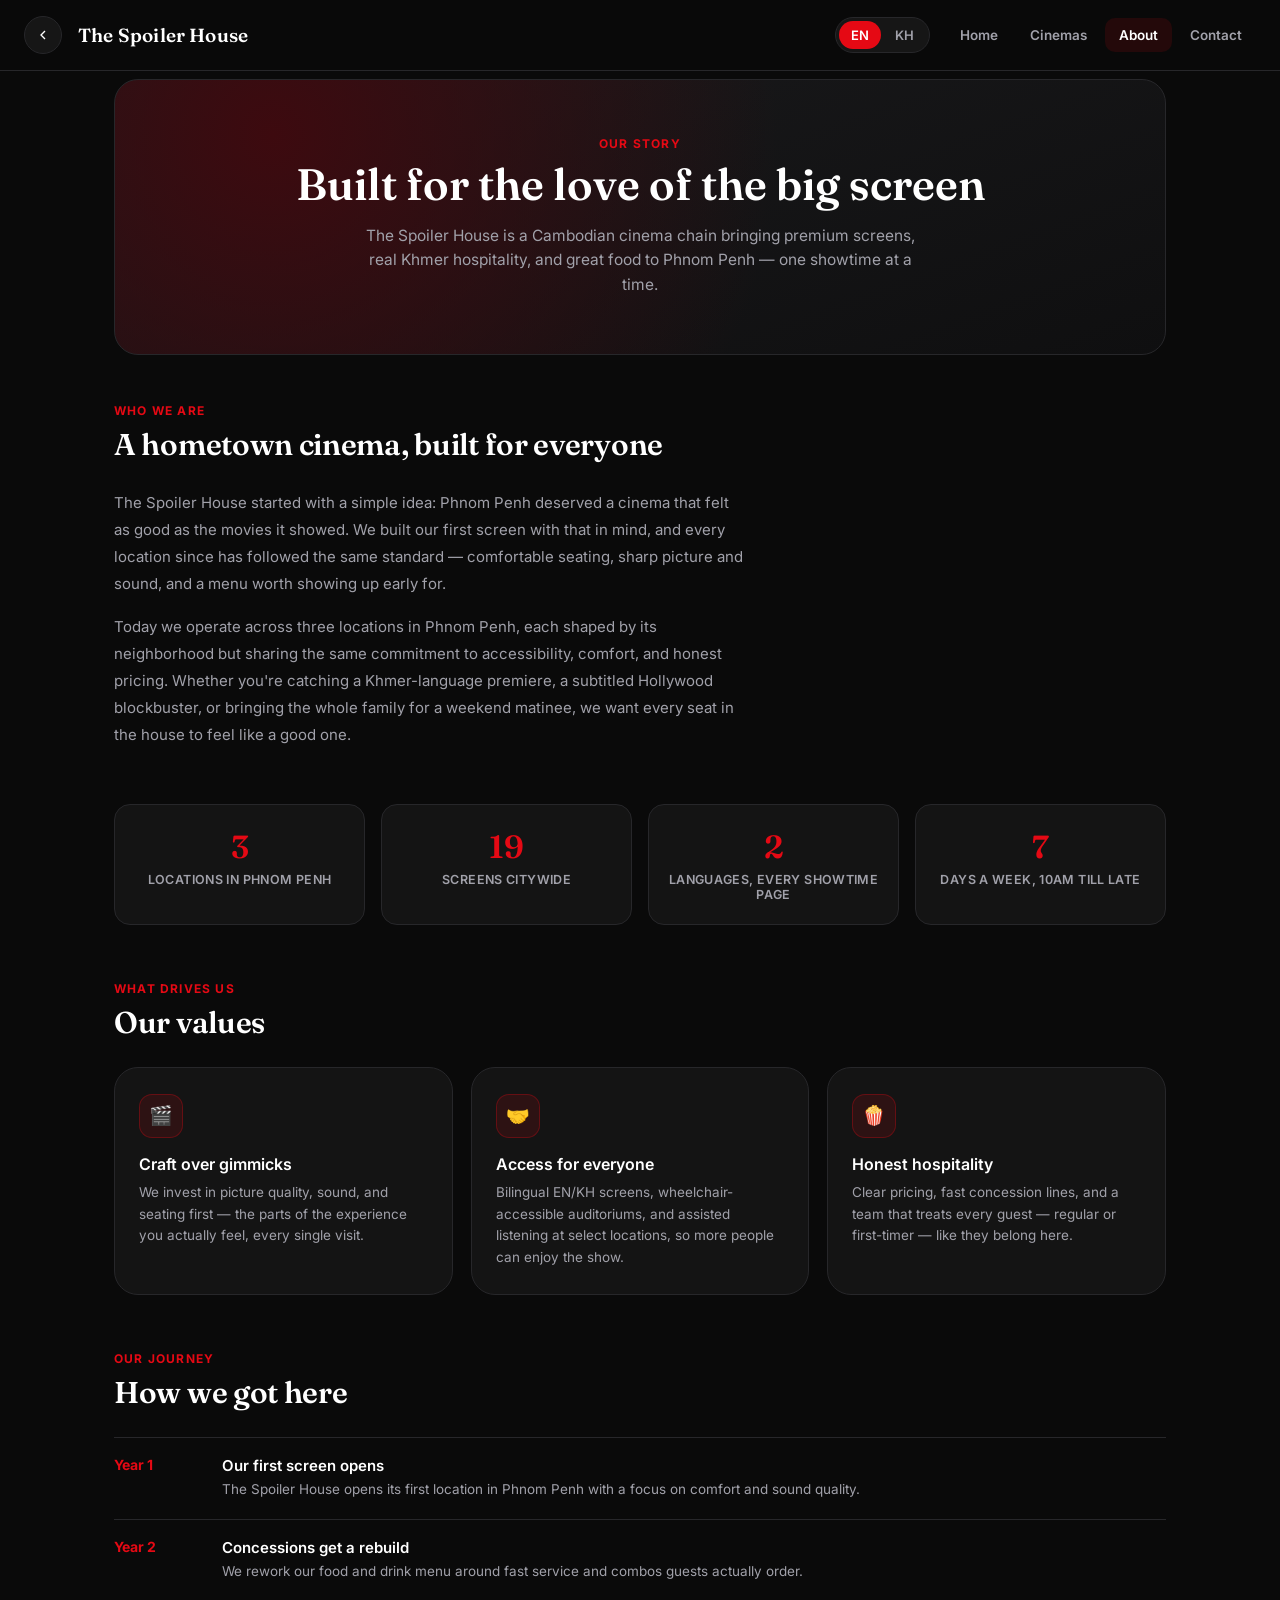
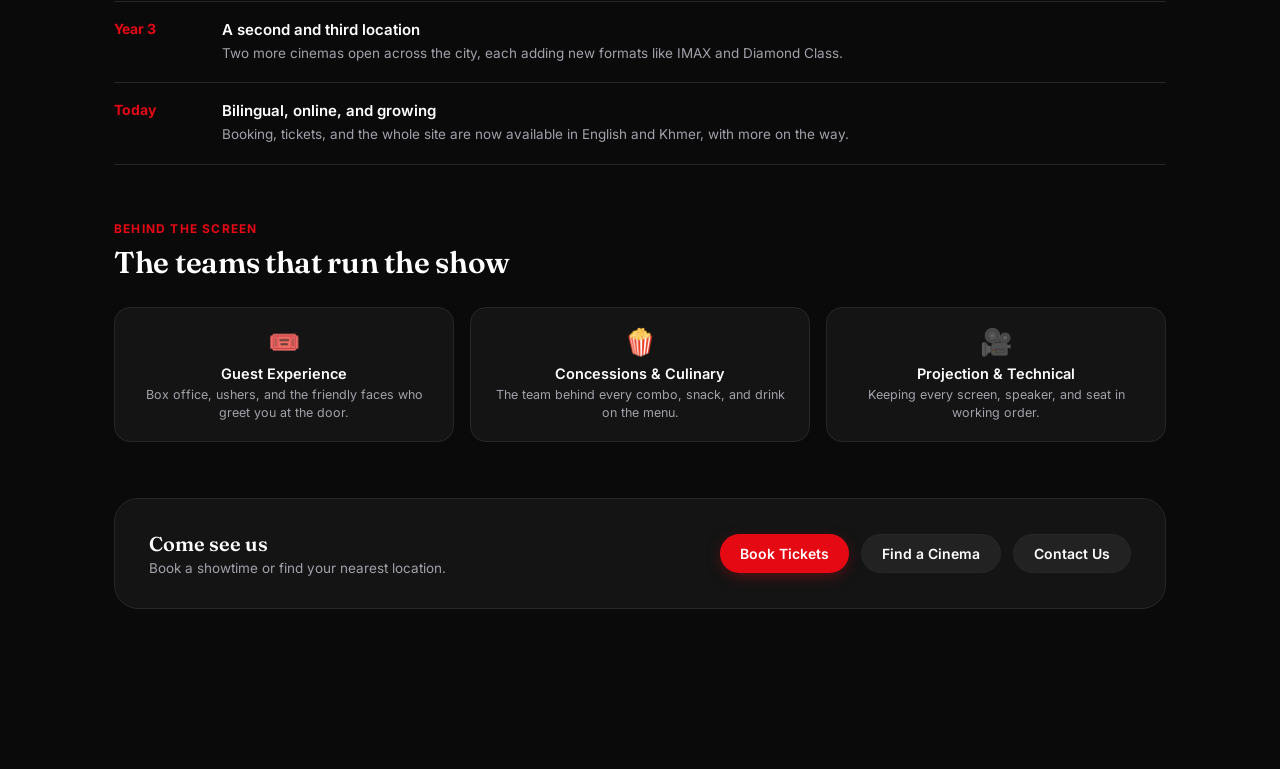
<file: about.html>
<!DOCTYPE html>
<html lang="en">
<head>
  <meta charset="UTF-8">
  <meta name="viewport" content="width=device-width, initial-scale=1.0">
  <title>About Us — The Spoiler House</title>
  <meta name="description" content="Learn about The Spoiler House Cinema — Cambodia's premium movie experience with locations across Phnom Penh.">
  <link rel="stylesheet" href="Style.css">
  <link rel="stylesheet" href="booking.css">
  <link rel="stylesheet" href="about.css">
  <link rel="preconnect" href="https://fonts.googleapis.com">
  <link href="https://fonts.googleapis.com/css2?family=Fraunces:opsz,wght@9..144,400;9..144,500;9..144,600;9..144,700&family=Inter:wght@400;500;600;700;800&display=swap" rel="stylesheet">
</head>
<body class="booking-body">

<header class="bk-topbar">
  <a href="index.html" class="bk-back" aria-label="Back to home">
    <svg viewBox="0 0 24 24" fill="none" stroke="currentColor" stroke-width="2" aria-hidden="true" focusable="false"><path d="M15 18l-6-6 6-6"/></svg>
  </a>
  <a href="index.html" class="bk-logo serif">The Spoiler House</a>
  <div class="bk-topbar-spacer"></div>
  <div class="lang-switch" id="langSwitch">
    <button class="active" data-lang="en">EN</button>
    <button data-lang="kh">KH</button>
  </div>
  <nav class="bk-topbar-nav" aria-label="Secondary">
    <a href="index.html">Home</a>
    <a href="cinema.html">Cinemas</a>
    <a href="about.html" aria-current="page">About</a>
    <a href="contact.html">Contact</a>
  </nav>
</header>

<main id="main-content" class="au-page">

  <!-- ===== HERO ===== -->
  <section class="au-hero" aria-labelledby="au-hero-title">
    <span class="section-eyebrow">Our Story</span>
    <h1 id="au-hero-title" class="au-hero-title serif">Built for the love of the big screen</h1>
    <p class="au-hero-sub">The Spoiler House is a Cambodian cinema chain bringing premium screens, real Khmer hospitality, and great food to Phnom Penh — one showtime at a time.</p>
  </section>

  <!-- ===== OUR STORY ===== -->
  <section class="au-section" aria-labelledby="au-story-heading">
    <div class="au-section-head">
      <span class="section-eyebrow">Who We Are</span>
      <h2 id="au-story-heading" class="section-title serif">A hometown cinema, built for everyone</h2>
    </div>
    <p class="au-body-text">The Spoiler House started with a simple idea: Phnom Penh deserved a cinema that felt as good as the movies it showed. We built our first screen with that in mind, and every location since has followed the same standard — comfortable seating, sharp picture and sound, and a menu worth showing up early for.</p>
    <p class="au-body-text">Today we operate across three locations in Phnom Penh, each shaped by its neighborhood but sharing the same commitment to accessibility, comfort, and honest pricing. Whether you're catching a Khmer-language premiere, a subtitled Hollywood blockbuster, or bringing the whole family for a weekend matinee, we want every seat in the house to feel like a good one.</p>
  </section>

  <!-- ===== AT A GLANCE (accessible stat pairs) ===== -->
  <section class="au-section" aria-labelledby="au-stats-heading">
    <h2 id="au-stats-heading" class="visually-hidden">The Spoiler House at a glance</h2>
    <dl class="au-stats">
      <div class="au-stat">
        <dt>3</dt>
        <dd>Locations in Phnom Penh</dd>
      </div>
      <div class="au-stat">
        <dt>19</dt>
        <dd>Screens citywide</dd>
      </div>
      <div class="au-stat">
        <dt>2</dt>
        <dd>Languages, every showtime page</dd>
      </div>
      <div class="au-stat">
        <dt>7</dt>
        <dd>Days a week, 10am till late</dd>
      </div>
    </dl>
  </section>

  <!-- ===== VALUES ===== -->
  <section class="au-section" aria-labelledby="au-values-heading">
    <div class="au-section-head">
      <span class="section-eyebrow">What Drives Us</span>
      <h2 id="au-values-heading" class="section-title serif">Our values</h2>
    </div>
    <ul class="au-values">
      <li class="au-value">
        <div class="au-value-icon" aria-hidden="true">🎬</div>
        <h3>Craft over gimmicks</h3>
        <p>We invest in picture quality, sound, and seating first — the parts of the experience you actually feel, every single visit.</p>
      </li>
      <li class="au-value">
        <div class="au-value-icon" aria-hidden="true">🤝</div>
        <h3>Access for everyone</h3>
        <p>Bilingual EN/KH screens, wheelchair-accessible auditoriums, and assisted listening at select locations, so more people can enjoy the show.</p>
      </li>
      <li class="au-value">
        <div class="au-value-icon" aria-hidden="true">🍿</div>
        <h3>Honest hospitality</h3>
        <p>Clear pricing, fast concession lines, and a team that treats every guest — regular or first-timer — like they belong here.</p>
      </li>
    </ul>
  </section>

  <!-- ===== TIMELINE ===== -->
  <section class="au-section" aria-labelledby="au-timeline-heading">
    <div class="au-section-head">
      <span class="section-eyebrow">Our Journey</span>
      <h2 id="au-timeline-heading" class="section-title serif">How we got here</h2>
    </div>
    <ol class="au-timeline">
      <li>
        <time>Year 1</time>
        <div>
          <h3>Our first screen opens</h3>
          <p>The Spoiler House opens its first location in Phnom Penh with a focus on comfort and sound quality.</p>
        </div>
      </li>
      <li>
        <time>Year 2</time>
        <div>
          <h3>Concessions get a rebuild</h3>
          <p>We rework our food and drink menu around fast service and combos guests actually order.</p>
        </div>
      </li>
      <li>
        <time>Year 3</time>
        <div>
          <h3>A second and third location</h3>
          <p>Two more cinemas open across the city, each adding new formats like IMAX and Diamond Class.</p>
        </div>
      </li>
      <li>
        <time>Today</time>
        <div>
          <h3>Bilingual, online, and growing</h3>
          <p>Booking, tickets, and the whole site are now available in English and Khmer, with more on the way.</p>
        </div>
      </li>
    </ol>
  </section>

  <!-- ===== TEAMS / DEPARTMENTS ===== -->
  <section class="au-section" aria-labelledby="au-team-heading">
    <div class="au-section-head">
      <span class="section-eyebrow">Behind The Screen</span>
      <h2 id="au-team-heading" class="section-title serif">The teams that run the show</h2>
    </div>
    <ul class="au-team">
      <li>
        <span class="au-team-icon" aria-hidden="true">🎟️</span>
        <h3>Guest Experience</h3>
        <p>Box office, ushers, and the friendly faces who greet you at the door.</p>
      </li>
      <li>
        <span class="au-team-icon" aria-hidden="true">🍿</span>
        <h3>Concessions &amp; Culinary</h3>
        <p>The team behind every combo, snack, and drink on the menu.</p>
      </li>
      <li>
        <span class="au-team-icon" aria-hidden="true">🎥</span>
        <h3>Projection &amp; Technical</h3>
        <p>Keeping every screen, speaker, and seat in working order.</p>
      </li>
    </ul>
  </section>

  <!-- ===== CTA ===== -->
  <section class="au-cta" aria-labelledby="au-cta-heading">
    <div>
      <h2 id="au-cta-heading" class="au-cta-title serif">Come see us</h2>
      <p class="au-cta-sub">Book a showtime or find your nearest location.</p>
    </div>
    <div class="au-cta-actions">
      <a href="booking.html" class="btn btn-primary">Book Tickets</a>
      <a href="cinema.html" class="btn btn-ghost">Find a Cinema</a>
      <a href="contact.html" class="btn btn-ghost">Contact Us</a>
    </div>
  </section>

</main>

</body>
</html>
</file>
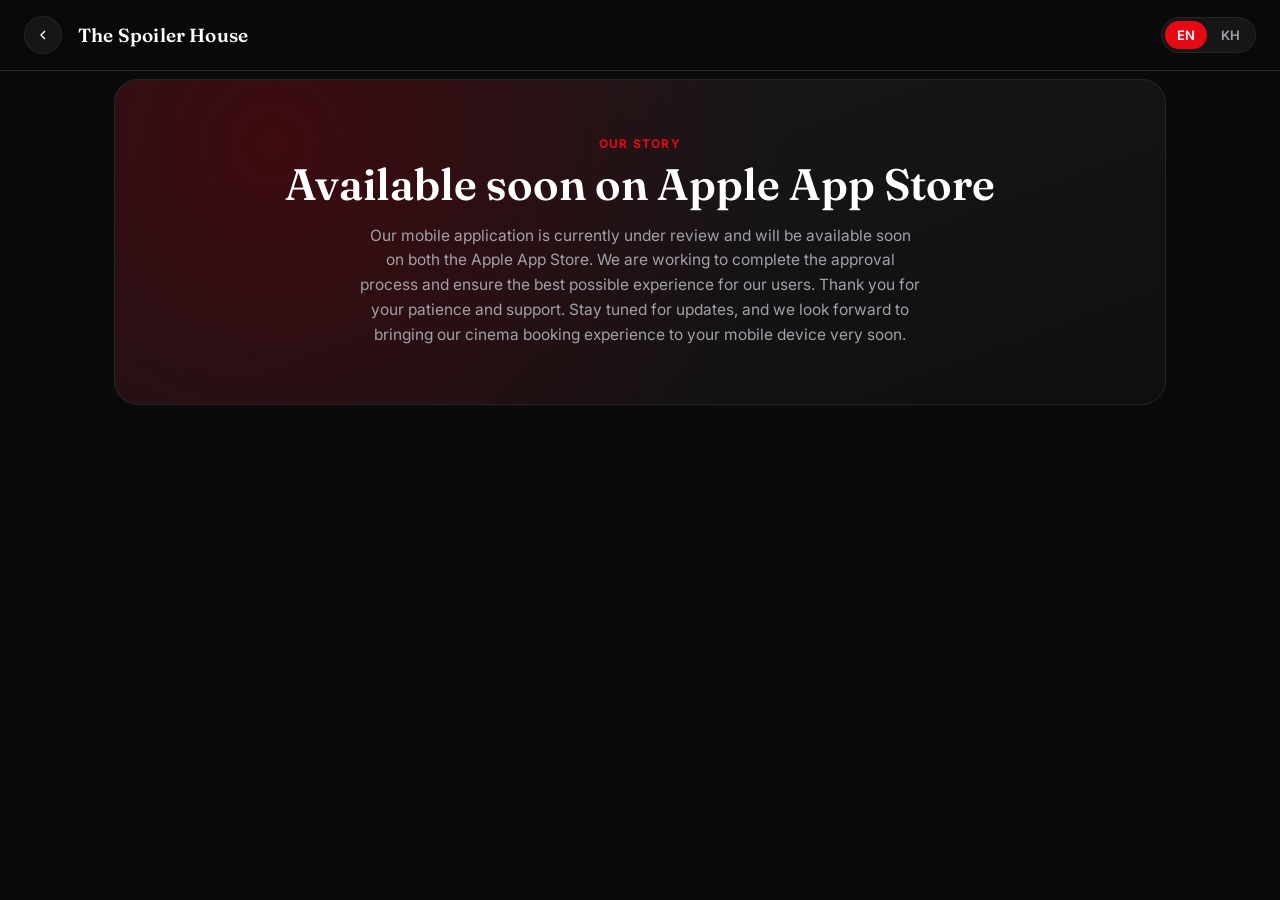
<file: appstore.html>
<!DOCTYPE html>
<html lang="en">
<head>
  <meta charset="UTF-8">
  <meta name="viewport" content="width=device-width, initial-scale=1.0">
  <title>Terms & Conditions — The Spoiler House</title>
  <meta name="description" content="Learn about The Spoiler House Cinema — Cambodia's premium movie experience with locations across Phnom Penh.">
  <link rel="stylesheet" href="Style.css">
  <link rel="stylesheet" href="booking.css">
  <link rel="stylesheet" href="about.css">
  <link rel="preconnect" href="https://fonts.googleapis.com">
  <link href="https://fonts.googleapis.com/css2?family=Fraunces:opsz,wght@9..144,400;9..144,500;9..144,600;9..144,700&family=Inter:wght@400;500;600;700;800&display=swap" rel="stylesheet">
</head>
<body class="booking-body">

<header class="bk-topbar">
  <a href="index.html" class="bk-back" aria-label="Back to home">
    <svg viewBox="0 0 24 24" fill="none" stroke="currentColor" stroke-width="2" aria-hidden="true" focusable="false"><path d="M15 18l-6-6 6-6"/></svg>
  </a>
  <a href="index.html" class="bk-logo serif">The Spoiler House</a>
  <div class="bk-topbar-spacer"></div>
  <div class="lang-switch" id="langSwitch">
    <button class="active" data-lang="en">EN</button>
    <button data-lang="kh">KH</button>
  </div>
</header>

<main id="main-content" class="au-page">

  <!-- ===== HERO ===== -->
  <section class="au-hero" aria-labelledby="au-hero-title">
    <span class="section-eyebrow">Our Story</span>
    <h1 id="au-hero-title" class="au-hero-title serif">Available soon on Apple App Store</h1>
    <p class="au-hero-sub">Our mobile application is currently under review and will be available soon on both the Apple App Store. We are working to complete the approval process and ensure the best possible experience for our users. Thank you for your patience and support. Stay tuned for updates, and we look forward to bringing our cinema booking experience to your mobile device very soon.
</p>
  </section>
</main>
</body>
</html>
</file>
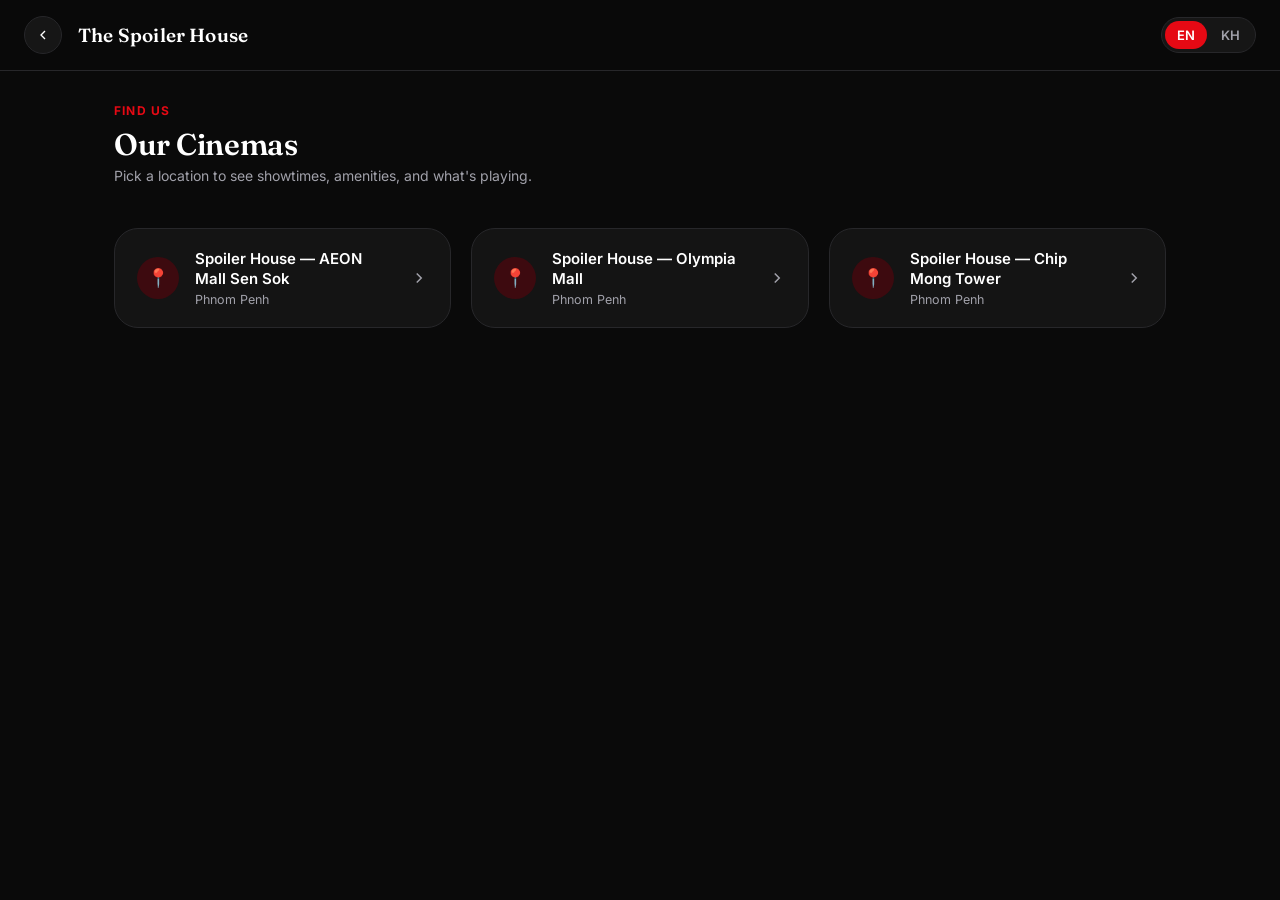
<file: cinema.html>
<!DOCTYPE html>
<html lang="en">
<head>
  <meta charset="UTF-8">
  <meta name="viewport" content="width=device-width, initial-scale=1.0">
  <title>Our Cinemas — The Spoiler House</title>
  <link rel="stylesheet" href="Style.css">
  <link rel="stylesheet" href="booking.css">
  <link rel="stylesheet" href="cinema.css">
  <link rel="preconnect" href="https://fonts.googleapis.com">
  <link href="https://fonts.googleapis.com/css2?family=Fraunces:opsz,wght@9..144,400;9..144,500;9..144,600;9..144,700&family=Inter:wght@400;500;600;700;800&display=swap" rel="stylesheet">
</head>
<body class="booking-body">

<header class="bk-topbar">
  <a href="index.html" class="bk-back" aria-label="Back to home">
    <svg viewBox="0 0 24 24" fill="none" stroke="currentColor" stroke-width="2"><path d="M15 18l-6-6 6-6"/></svg>
  </a>
  <a href="index.html" class="bk-logo serif">The Spoiler House</a>
  <div class="bk-topbar-spacer"></div>
  <div class="lang-switch" id="langSwitch">
    <button class="active" data-lang="en">EN</button>
    <button data-lang="kh">KH</button>
  </div>
</header>

<main id="cinMain"></main>

<script>
(function(){
  /* ==========================================================
     CINEMA DATA — single source of truth for board + detail view
     ========================================================== */
  const CINEMAS = [
    {
      name:'Spoiler House — AEON Mall Sen Sok', city:'Phnom Penh',
      address:'3rd Floor, AEON Mall Sen Sok, Phnom Penh',
      phone:'+855 23 900 111',
      hours:'10:00 AM – 12:00 AM, daily',
      screens:8,
      formats:['IMAX','Dolby Atmos','Standard'],
      amenities:[
        {icon:'🅿️',label:'Free Parking'},
        {icon:'♿',label:'Wheelchair Accessible'},
        {icon:'📶',label:'Free Wi-Fi'},
        {icon:'🍿',label:'Concession Stand'},
        {icon:'💳',label:'Cashless Payment'},
        {icon:'🚻',label:'Family Restrooms'}
      ]
    },
    {
      name:'Spoiler House — Olympia Mall', city:'Phnom Penh',
      address:'5th Floor, Olympia Mall, Phnom Penh',
      phone:'+855 23 900 222',
      hours:'10:00 AM – 12:00 AM, daily',
      screens:6,
      formats:['Dolby Atmos','Diamond Class','Standard'],
      amenities:[
        {icon:'🅿️',label:'Free Parking'},
        {icon:'♿',label:'Wheelchair Accessible'},
        {icon:'🍿',label:'Concession Stand'},
        {icon:'💳',label:'Cashless Payment'},
        {icon:'🛋️',label:'Diamond Class Lounge'},
        {icon:'📶',label:'Free Wi-Fi'}
      ]
    },
    {
      name:'Spoiler House — Chip Mong Tower', city:'Phnom Penh',
      address:'Rooftop Level, Chip Mong Tower 338, Phnom Penh',
      phone:'+855 23 900 333',
      hours:'10:00 AM – 1:00 AM, daily',
      screens:5,
      formats:['IMAX','Standard'],
      amenities:[
        {icon:'♿',label:'Wheelchair Accessible'},
        {icon:'🍿',label:'Concession Stand'},
        {icon:'💳',label:'Cashless Payment'},
        {icon:'📶',label:'Free Wi-Fi'},
        {icon:'🎧',label:'Assisted Listening'}
      ]
    }
  ];

  /* Same "Now Showing" catalog as the homepage, so this page can show
     what's currently playing at the selected location. */
  const MOVIES_SHOWING = [
    {title:'Suzzanna: witchcraft', genre:'Action, Thriller', dur:'2h 15m', age:'R18', lang:'EN (Sub KH)', rating:8.6, poster:'https://legen-digital-cdn.app.vista.co/media/entity/get/FilmPosterGraphic/HO00000218'},
    {title:'Supergirl', genre:'Action, Adventure, Superhero', dur:'1h 48m', age:'NC15', lang:'EN (Sub KH)', rating:7.9, poster:'https://legen-digital-cdn.app.vista.co/media/entity/get/FilmPosterGraphic/HO00000137'},
    {title:'Combined Funerals', genre:'Horror', dur:'1h 19m', age:'G', lang:'EN (Sub KH)', rating:7.2, poster:'https://legen-digital-cdn.app.vista.co/media/entity/get/FilmPosterGraphic/HO00000250'},
    {title:'Shake rattle & Roll: Evil Origins', genre:'Horror', dur:'2h 25m', age:'NC15', lang:'EN (Sub KH)', rating:8.9, poster:'https://legen-digital-cdn.app.vista.co/media/entity/get/FilmPosterGraphic/HO00000243'},
    {title:'Where It Began', genre:'Horror', dur:'1h 55m', age:'NC15', lang:'KH Dub', rating:8.1, poster:'https://legen-digital-cdn.app.vista.co/media/entity/get/FilmPosterGraphic/HO00000247'},
    {title:'Death House', genre:'Crime, Thriller', dur:'1h 29m', age:'R18', lang:'Indo (Sub EN/KH)', rating:7.5, poster:'https://legen-digital-cdn.app.vista.co/media/entity/get/FilmPosterGraphic/HO00000093'},
    {title:'Toy Story: Reunion', genre:'Animation, Family', dur:'1h 42m', age:'All', lang:'EN (Sub KH)', rating:9.0, poster:'https://legen-digital-cdn.app.vista.co/media/entity/get/FilmPosterGraphic/HO00000136'},
    {title:'Colony', genre:'Thriller, Action', dur:'2h 3m', age:'R18', lang:'KH', rating:8.3, poster:'https://legen-digital-cdn.app.vista.co/media/entity/get/FilmPosterGraphic/HO00000185'}
  ];

  const main = document.getElementById('cinMain');
  const params = new URLSearchParams(window.location.search);
  const requestedName = params.get('name');
  const cinema = requestedName ? CINEMAS.find(c => c.name === requestedName) : null;

  if(cinema){
    renderDetail(cinema);
  } else if(requestedName){
    renderNotFound(requestedName);
  } else {
    renderBoard();
  }

  function pinSvg(){return `<svg viewBox="0 0 24 24" fill="none" stroke="currentColor" stroke-width="2"><path d="M21 10c0 7-9 13-9 13s-9-6-9-13a9 9 0 0 1 18 0z"/><circle cx="12" cy="10" r="3"/></svg>`;}
  function phoneSvg(){return `<svg viewBox="0 0 24 24" fill="none" stroke="currentColor" stroke-width="2"><path d="M22 16.92v3a2 2 0 0 1-2.18 2 19.79 19.79 0 0 1-8.63-3.07 19.5 19.5 0 0 1-6-6 19.79 19.79 0 0 1-3.07-8.67A2 2 0 0 1 4.11 2h3a2 2 0 0 1 2 1.72c.13.96.36 1.9.7 2.81a2 2 0 0 1-.45 2.11L8.09 9.91a16 16 0 0 0 6 6l1.27-1.27a2 2 0 0 1 2.11-.45c.91.34 1.85.57 2.81.7A2 2 0 0 1 22 16.92z"/></svg>`;}
  function clockSvg(){return `<svg viewBox="0 0 24 24" fill="none" stroke="currentColor" stroke-width="2"><circle cx="12" cy="12" r="10"/><path d="M12 6v6l4 2"/></svg>`;}
  function filmSvg(){return `<svg viewBox="0 0 24 24" fill="none"><path d="M4 4h16v16H4V4z" stroke="currentColor" stroke-width="1.8" stroke-linejoin="round"/><path d="M9 9l6 3-6 3V9z" fill="currentColor"/></svg>`;}
  function backArrowSvg(){return `<svg viewBox="0 0 24 24" fill="none" stroke="currentColor" stroke-width="2"><path d="M15 18l-6-6 6-6"/></svg>`;}
  function starSvg(){return `<svg viewBox="0 0 24 24" fill="currentColor"><path d="M12 2l3.1 6.6 7.2.9-5.3 5 1.5 7.1L12 18l-6.5 3.6L7 14.5l-5.3-5 7.2-.9z"/></svg>`;}

  /* ==================== BOARD VIEW (all cinemas) ==================== */
  function renderBoard(){
    main.innerHTML = `
      <div class="cin-page">
        <div class="cin-board-head">
          <span class="section-eyebrow">Find Us</span>
          <h1 class="section-title serif">Our Cinemas</h1>
          <p class="section-sub">Pick a location to see showtimes, amenities, and what's playing.</p>
        </div>

        <div class="cinema-loc-grid">
          ${CINEMAS.map(c => `
            <a href="cinema.html?name=${encodeURIComponent(c.name)}" class="cinema-loc-card">
              <div class="cinema-loc-icon">📍</div>
              <div class="cinema-loc-info">
                <div class="cinema-loc-name">${c.name}</div>
                <div class="cinema-loc-city">${c.city}</div>
              </div>
              <svg class="cinema-loc-arrow" viewBox="0 0 24 24" fill="none" stroke="currentColor" stroke-width="2"><path d="M9 18l6-6-6-6"/></svg>
            </a>`).join('')}
        </div>
      </div>`;
  }

  /* ==================== NOT FOUND ==================== */
  function renderNotFound(name){
    main.innerHTML = `
      <div class="cin-notfound">
        <div class="cin-notfound-icon">📍</div>
        <div class="cin-notfound-title serif">Cinema not found</div>
        <p class="cin-notfound-sub">We couldn't find a location matching "${name}". Take a look at all our cinemas instead.</p>
        <a href="cinema.html" class="btn btn-primary">View All Cinemas</a>
      </div>`;
  }

  /* ==================== DETAIL VIEW ==================== */
  function renderDetail(c){
    const others = CINEMAS.filter(x => x.name !== c.name);
    const mapsUrl = 'https://www.google.com/maps/search/?api=1&query=' + encodeURIComponent(c.name + ', ' + c.address);

    main.innerHTML = `
      <div class="cin-page">
        <a href="cinema.html" class="cin-detail-back">${backArrowSvg()} All Cinemas</a>

        <div class="cin-hero">
          <div class="cin-hero-icon">${filmSvg()}</div>
          <h1 class="cin-hero-name serif">${c.name}</h1>
          <div class="cin-hero-city">${c.city} · ${c.screens} screens</div>
          <div class="cin-hero-actions">
            <a href="booking.html?cinema=${encodeURIComponent(c.name)}" class="btn btn-primary">Book Tickets</a>
            <a href="${mapsUrl}" target="_blank" rel="noopener" class="btn btn-ghost">Get Directions</a>
          </div>
        </div>

        <div class="cin-facts">
          <div class="cin-fact">
            <div class="cin-fact-icon">${pinSvg()}</div>
            <div>
              <div class="cin-fact-label">Address</div>
              <div class="cin-fact-val">${c.address}</div>
            </div>
          </div>
          <div class="cin-fact">
            <div class="cin-fact-icon">${phoneSvg()}</div>
            <div>
              <div class="cin-fact-label">Phone</div>
              <div class="cin-fact-val">${c.phone}</div>
            </div>
          </div>
          <div class="cin-fact">
            <div class="cin-fact-icon">${clockSvg()}</div>
            <div>
              <div class="cin-fact-label">Hours</div>
              <div class="cin-fact-val">${c.hours}</div>
            </div>
          </div>
        </div>

        <div class="cin-formats">
          ${c.formats.map(f => `<span class="cin-format-pill">${f}</span>`).join('')}
        </div>

        <span class="section-eyebrow">Facilities</span>
        <h2 class="section-title serif">Amenities</h2>
        <div class="cin-amenities">
          ${c.amenities.map(a => `<div class="cin-amenity"><span class="cin-amenity-icon">${a.icon}</span>${a.label}</div>`).join('')}
        </div>

        <div class="cin-showing-head">
          <span class="section-eyebrow">This Week</span>
          <h2 class="section-title serif">Now Showing Here</h2>
        </div>
        <div class="movie-grid" id="cinMovieGrid"></div>

        ${others.length ? `
        <div class="cin-switcher">
          <div class="cin-switcher-label">Other Locations</div>
          <div class="cin-switcher-list">
            ${others.map(o => `
              <a href="cinema.html?name=${encodeURIComponent(o.name)}" class="cin-switcher-pill">📍 ${o.name}</a>`).join('')}
          </div>
        </div>` : ''}
      </div>`;

    renderMovies(c.name);
  }

  function renderMovies(cinemaName){
    const grid = document.getElementById('cinMovieGrid');
    if(!grid) return;
    grid.innerHTML = '';

    MOVIES_SHOWING.forEach((m,i) => {
      const card = document.createElement('div');
      card.className = 'movie-card fade-up';
      card.style.animationDelay = (i*0.05)+'s';
      card.innerHTML = `
        <div class="movie-poster-wrap">
          <img src="${m.poster}" alt="${m.title} poster" loading="lazy">
          <span class="age-badge">${m.age}</span>
          <span class="rating-badge">${starSvg()}${m.rating}</span>
          <div class="overlay">
            <button class="quick-btn book">Book Now</button>
          </div>
        </div>
        <div class="movie-info">
          <div class="movie-title">${m.title}</div>
          <div class="movie-meta">
            <span>${m.genre}</span>
            <span>${m.dur}</span>
            <span>${m.lang}</span>
          </div>
        </div>`;
      card.querySelector('.book').addEventListener('click', (e) => {
        e.stopPropagation();
        localStorage.setItem('bk_movie', JSON.stringify(m));
        window.location.href = 'booking.html?cinema=' + encodeURIComponent(cinemaName);
      });
      grid.appendChild(card);
    });
  }
})();
</script>
</body>
</html>
</file>
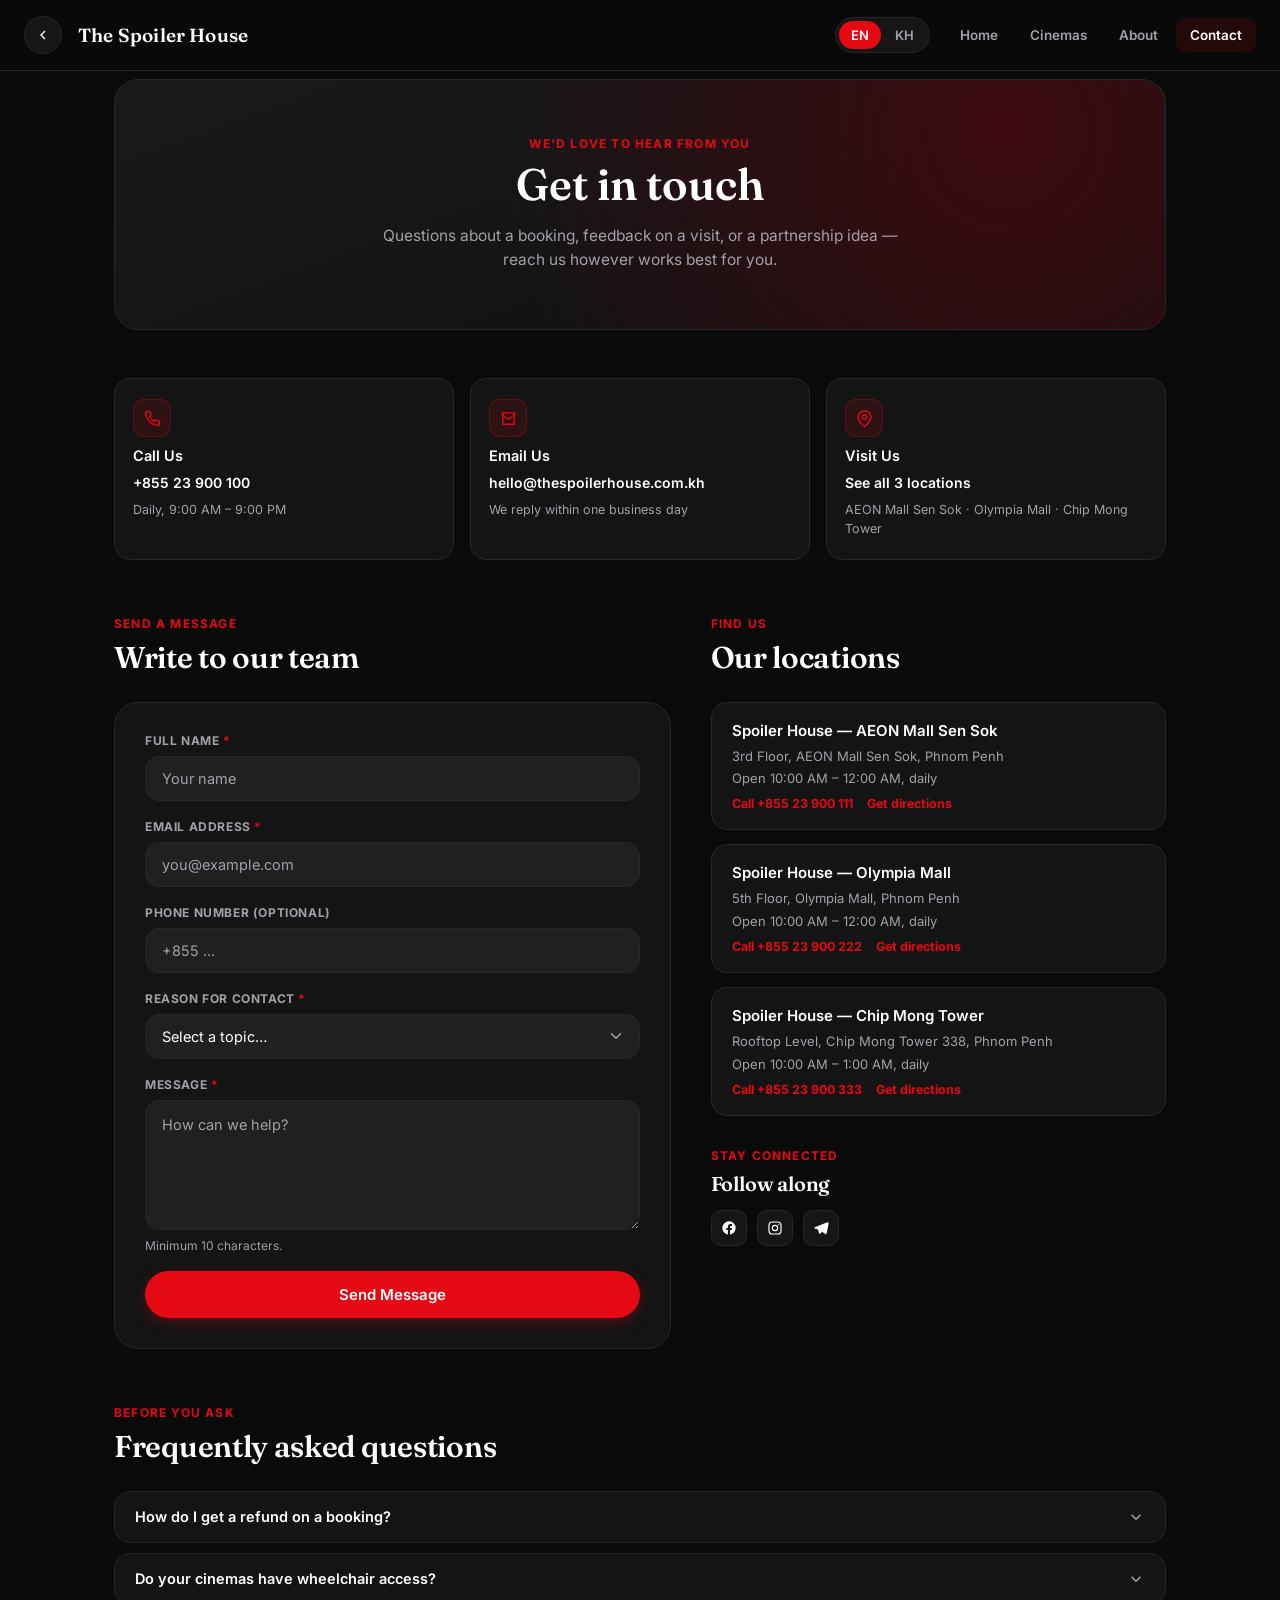
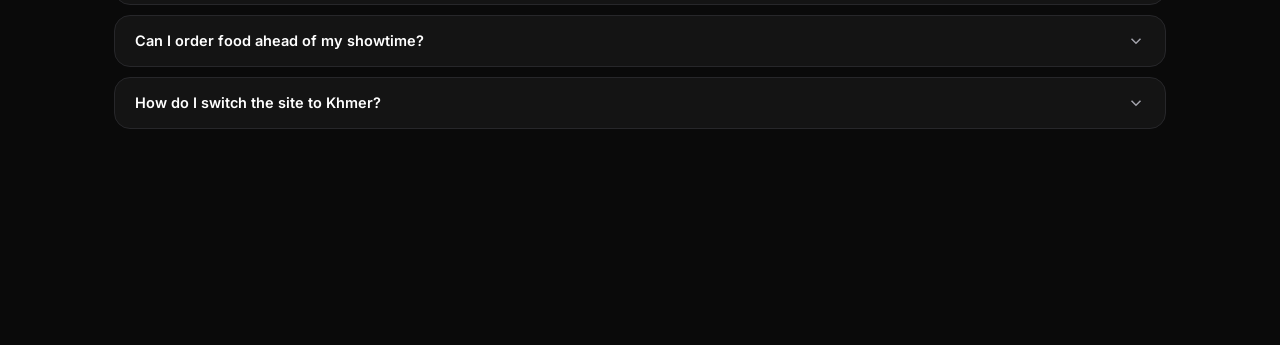
<file: contact.html>
<!DOCTYPE html>
<html lang="en">
<head>
  <meta charset="UTF-8">
  <meta name="viewport" content="width=device-width, initial-scale=1.0">
  <title>Contact Us — The Spoiler House</title>
  <meta name="description" content="Get in touch with The Spoiler House Cinema — phone, email, and location details for all Phnom Penh cinemas.">
  <link rel="stylesheet" href="Style.css">
  <link rel="stylesheet" href="booking.css">
  <link rel="stylesheet" href="about.css">
  <link rel="stylesheet" href="contact.css">
  <link rel="preconnect" href="https://fonts.googleapis.com">
  <link href="https://fonts.googleapis.com/css2?family=Fraunces:opsz,wght@9..144,400;9..144,500;9..144,600;9..144,700&family=Inter:wght@400;500;600;700;800&display=swap" rel="stylesheet">
</head>
<body class="booking-body">


<header class="bk-topbar">
  <a href="index.html" class="bk-back" aria-label="Back to home">
    <svg viewBox="0 0 24 24" fill="none" stroke="currentColor" stroke-width="2" aria-hidden="true" focusable="false"><path d="M15 18l-6-6 6-6"/></svg>
  </a>
  <a href="index.html" class="bk-logo serif">The Spoiler House</a>
  <div class="bk-topbar-spacer"></div>
  <div class="lang-switch" id="langSwitch">
    <button class="active" data-lang="en">EN</button>
    <button data-lang="kh">KH</button>
  </div>
  <nav class="bk-topbar-nav" aria-label="Secondary">
    <a href="index.html">Home</a>
    <a href="cinema.html">Cinemas</a>
    <a href="about.html">About</a>
    <a href="contact.html" aria-current="page">Contact</a>
  </nav>
</header>

<main id="main-content" class="ct-page">

  <!-- ===== HERO ===== -->
  <section class="ct-hero" aria-labelledby="ct-hero-title">
    <span class="section-eyebrow">We'd Love To Hear From You</span>
    <h1 id="ct-hero-title" class="ct-hero-title serif">Get in touch</h1>
    <p class="ct-hero-sub">Questions about a booking, feedback on a visit, or a partnership idea — reach us however works best for you.</p>
  </section>

  <!-- ===== QUICK CONTACT METHODS ===== -->
  <section class="ct-section" aria-labelledby="ct-methods-heading">
    <h2 id="ct-methods-heading" class="visually-hidden">Quick contact methods</h2>
    <ul class="ct-methods">
      <li class="ct-method">
        <div class="ct-method-icon" aria-hidden="true">
          <svg viewBox="0 0 24 24" fill="none" stroke="currentColor" stroke-width="2"><path d="M22 16.92v3a2 2 0 0 1-2.18 2 19.79 19.79 0 0 1-8.63-3.07 19.5 19.5 0 0 1-6-6 19.79 19.79 0 0 1-3.07-8.67A2 2 0 0 1 4.11 2h3a2 2 0 0 1 2 1.72c.13.96.36 1.9.7 2.81a2 2 0 0 1-.45 2.11L8.09 9.91a16 16 0 0 0 6 6l1.27-1.27a2 2 0 0 1 2.11-.45c.91.34 1.85.57 2.81.7A2 2 0 0 1 22 16.92z"/></svg>
        </div>
        <h3>Call Us</h3>
        <a href="tel:+855239001000">+855 23 900 100</a>
        <p>Daily, 9:00 AM – 9:00 PM</p>
      </li>
      <li class="ct-method">
        <div class="ct-method-icon" aria-hidden="true">
          <svg viewBox="0 0 24 24" fill="none" stroke="currentColor" stroke-width="2"><path d="M4 4h16v16H4z"/><path d="m22 6-10 7L2 6"/></svg>
        </div>
        <h3>Email Us</h3>
        <a href="mailto:hello@thespoilerhouse.com.kh">hello@thespoilerhouse.com.kh</a>
        <p>We reply within one business day</p>
      </li>
      <li class="ct-method">
        <div class="ct-method-icon" aria-hidden="true">
          <svg viewBox="0 0 24 24" fill="none" stroke="currentColor" stroke-width="2"><path d="M21 10c0 7-9 13-9 13s-9-6-9-13a9 9 0 0 1 18 0z"/><circle cx="12" cy="10" r="3"/></svg>
        </div>
        <h3>Visit Us</h3>
        <a href="cinema.html">See all 3 locations</a>
        <p>AEON Mall Sen Sok · Olympia Mall · Chip Mong Tower</p>
      </li>
    </ul>
  </section>

  <div class="ct-layout">

    <!-- ===== CONTACT FORM ===== -->
    <section class="ct-section" aria-labelledby="ct-form-heading" style="margin-bottom:0;">
      <div class="ct-section-head">
        <span class="section-eyebrow">Send a Message</span>
        <h2 id="ct-form-heading" class="section-title serif">Write to our team</h2>
      </div>

      <div class="ct-form-card">
        <div class="ct-form-status" id="ctFormStatus" role="status" aria-live="polite"></div>

        <form class="ct-form" id="ctForm" novalidate>
          <div class="ct-field">
            <label class="ct-label" for="ctName">Full name <span class="ct-required" aria-hidden="true">*</span></label>
            <input class="ct-input" type="text" id="ctName" name="ctName"
                   placeholder="Your name" autocomplete="name"
                   aria-required="true" aria-describedby="ctNameError">
            <span class="ct-error-msg" id="ctNameError" role="alert">Please enter your name.</span>
          </div>

          <div class="ct-field">
            <label class="ct-label" for="ctEmail">Email address <span class="ct-required" aria-hidden="true">*</span></label>
            <input class="ct-input" type="email" id="ctEmail" name="ctEmail"
                   placeholder="you@example.com" autocomplete="email" inputmode="email"
                   aria-required="true" aria-describedby="ctEmailError">
            <span class="ct-error-msg" id="ctEmailError" role="alert">Please enter a valid email address.</span>
          </div>

          <div class="ct-field">
            <label class="ct-label" for="ctPhone">Phone number <span aria-hidden="true">(optional)</span></label>
            <input class="ct-input" type="tel" id="ctPhone" name="ctPhone"
                   placeholder="+855 ..." autocomplete="tel" inputmode="tel">
          </div>

          <div class="ct-field">
            <label class="ct-label" for="ctReason">Reason for contact <span class="ct-required" aria-hidden="true">*</span></label>
            <select class="ct-select" id="ctReason" name="ctReason" aria-required="true" aria-describedby="ctReasonError">
              <option value="">Select a topic…</option>
              <option value="booking">Booking support</option>
              <option value="feedback">Feedback about a visit</option>
              <option value="partnership">Partnership or press</option>
              <option value="careers">Careers</option>
              <option value="other">Something else</option>
            </select>
            <span class="ct-error-msg" id="ctReasonError" role="alert">Please choose a reason for contact.</span>
          </div>

          <div class="ct-field">
            <label class="ct-label" for="ctMessage">Message <span class="ct-required" aria-hidden="true">*</span></label>
            <textarea class="ct-textarea" id="ctMessage" name="ctMessage"
                      placeholder="How can we help?"
                      aria-required="true" aria-describedby="ctMessageHint ctMessageError"></textarea>
            <span class="ct-hint" id="ctMessageHint">Minimum 10 characters.</span>
            <span class="ct-error-msg" id="ctMessageError" role="alert">Please enter a message of at least 10 characters.</span>
          </div>

          <button type="submit" class="btn btn-primary ct-submit">Send Message</button>
        </form>
      </div>
    </section>

    <!-- ===== LOCATIONS ===== -->
    <section class="ct-section" aria-labelledby="ct-locations-heading" style="margin-bottom:0;">
      <div class="ct-section-head">
        <span class="section-eyebrow">Find Us</span>
        <h2 id="ct-locations-heading" class="section-title serif">Our locations</h2>
      </div>

      <div class="ct-locations">
        <div class="ct-location-card">
          <div class="ct-location-name">Spoiler House — AEON Mall Sen Sok</div>
          <address>3rd Floor, AEON Mall Sen Sok, Phnom Penh</address>
          <p>Open 10:00 AM – 12:00 AM, daily</p>
          <div class="ct-location-links">
            <a href="tel:+85523900111">Call +855 23 900 111</a>
            <a href="https://www.google.com/maps/search/?api=1&query=Spoiler%20House%20AEON%20Mall%20Sen%20Sok%2C%20Phnom%20Penh" target="_blank" rel="noopener">Get directions</a>
          </div>
        </div>

        <div class="ct-location-card">
          <div class="ct-location-name">Spoiler House — Olympia Mall</div>
          <address>5th Floor, Olympia Mall, Phnom Penh</address>
          <p>Open 10:00 AM – 12:00 AM, daily</p>
          <div class="ct-location-links">
            <a href="tel:+85523900222">Call +855 23 900 222</a>
            <a href="https://www.google.com/maps/search/?api=1&query=Spoiler%20House%20Olympia%20Mall%2C%20Phnom%20Penh" target="_blank" rel="noopener">Get directions</a>
          </div>
        </div>

        <div class="ct-location-card">
          <div class="ct-location-name">Spoiler House — Chip Mong Tower</div>
          <address>Rooftop Level, Chip Mong Tower 338, Phnom Penh</address>
          <p>Open 10:00 AM – 1:00 AM, daily</p>
          <div class="ct-location-links">
            <a href="tel:+85523900333">Call +855 23 900 333</a>
            <a href="https://www.google.com/maps/search/?api=1&query=Chip%20Mong%20Tower%20338%2C%20Phnom%20Penh" target="_blank" rel="noopener">Get directions</a>
          </div>
        </div>
      </div>

      <div class="ct-section-head" style="margin-top:32px;margin-bottom:14px;">
        <span class="section-eyebrow">Stay Connected</span>
        <h2 class="section-title serif" style="font-size:20px;">Follow along</h2>
      </div>
      <nav class="ct-social-row social-row" aria-label="The Spoiler House on social media">
        <a href="#" aria-label="Facebook"><svg viewBox="0 0 24 24" fill="currentColor" aria-hidden="true" focusable="false"><path d="M22 12a10 10 0 1 0-11.6 9.9v-7H7.9V12h2.5V9.8c0-2.5 1.5-3.9 3.8-3.9 1.1 0 2.2.2 2.5.3v2.7h-1.4c-1.4 0-1.7.6-1.7 1.6V12h2.9l-.5 2.9h-2.4v7A10 10 0 0 0 22 12z"/></svg></a>
        <a href="#" aria-label="Instagram"><svg viewBox="0 0 24 24" fill="none" stroke="currentColor" stroke-width="1.8" aria-hidden="true" focusable="false"><rect x="3" y="3" width="18" height="18" rx="5"/><circle cx="12" cy="12" r="4"/><circle cx="17.5" cy="6.5" r="1" fill="currentColor" stroke="none"/></svg></a>
        <a href="#" aria-label="Telegram"><svg viewBox="0 0 24 24" fill="currentColor" aria-hidden="true" focusable="false"><path d="M21.5 3.5L2.7 11c-.9.4-.9 1.6.1 1.9l4.6 1.4 1.8 5.6c.3.9 1.4 1.1 2 .4l2.5-2.7 4.7 3.5c.8.6 1.9.1 2.1-.8l3-15.1c.2-1-.8-1.7-1.7-1.3z"/></svg></a>
      </nav>
    </section>

  </div>

  <!-- ===== FAQ ===== -->
  <section class="ct-section" aria-labelledby="ct-faq-heading" style="margin-top:56px;">
    <div class="ct-section-head">
      <span class="section-eyebrow">Before You Ask</span>
      <h2 id="ct-faq-heading" class="section-title serif">Frequently asked questions</h2>
    </div>

    <div class="ct-faq-list">
      <details class="ct-faq-item">
        <summary>
          How do I get a refund on a booking?
          <svg class="ct-faq-chevron" viewBox="0 0 24 24" fill="none" stroke="currentColor" stroke-width="2" aria-hidden="true" focusable="false"><path d="M6 9l6 6 6-6"/></svg>
        </summary>
        <p class="ct-faq-answer">Contact us by phone or email with your booking code at least 2 hours before showtime, and our team will help process a refund or exchange.</p>
      </details>

      <details class="ct-faq-item">
        <summary>
          Do your cinemas have wheelchair access?
          <svg class="ct-faq-chevron" viewBox="0 0 24 24" fill="none" stroke="currentColor" stroke-width="2" aria-hidden="true" focusable="false"><path d="M6 9l6 6 6-6"/></svg>
        </summary>
        <p class="ct-faq-answer">Yes — all three locations are wheelchair accessible. If you need a specific seating arrangement, mention it when you contact us and we'll have it ready.</p>
      </details>

      <details class="ct-faq-item">
        <summary>
          Can I order food ahead of my showtime?
          <svg class="ct-faq-chevron" viewBox="0 0 24 24" fill="none" stroke="currentColor" stroke-width="2" aria-hidden="true" focusable="false"><path d="M6 9l6 6 6-6"/></svg>
        </summary>
        <p class="ct-faq-answer">Yes, use the Food &amp; Drinks step during checkout, or order separately from our <a href="food_drink.html">Concessions page</a> once you have a booking.</p>
      </details>

      <details class="ct-faq-item">
        <summary>
          How do I switch the site to Khmer?
          <svg class="ct-faq-chevron" viewBox="0 0 24 24" fill="none" stroke="currentColor" stroke-width="2" aria-hidden="true" focusable="false"><path d="M6 9l6 6 6-6"/></svg>
        </summary>
        <p class="ct-faq-answer">Use the EN / KH toggle in the top navigation on the homepage. Your language choice is remembered on this device.</p>
      </details>
    </div>
  </section>

</main>

<script>
(function(){
  const STORAGE_KEY = 'sh_contact_messages';
  const form = document.getElementById('ctForm');
  const status = document.getElementById('ctFormStatus');

  const fields = {
    ctName:    { el: document.getElementById('ctName'),    errorId: 'ctNameError' },
    ctEmail:   { el: document.getElementById('ctEmail'),   errorId: 'ctEmailError' },
    ctReason:  { el: document.getElementById('ctReason'),  errorId: 'ctReasonError' },
    ctMessage: { el: document.getElementById('ctMessage'), errorId: 'ctMessageError' }
  };

  function setInvalid(key, invalid){
    const { el, errorId } = fields[key];
    const errorEl = document.getElementById(errorId);
    el.setAttribute('aria-invalid', invalid ? 'true' : 'false');
    errorEl.classList.toggle('show', invalid);
  }

  function isValidEmail(v){
    return /^[^\s@]+@[^\s@]+\.[^\s@]+$/.test(v);
  }

  function showStatus(kind, message){
    status.textContent = message;
    status.className = 'ct-form-status show ' + kind;
  }

  form.addEventListener('submit', function(e){
    e.preventDefault();
    status.className = 'ct-form-status';
    status.textContent = '';

    const name = fields.ctName.el.value.trim();
    const email = fields.ctEmail.el.value.trim();
    const reason = fields.ctReason.el.value;
    const message = fields.ctMessage.el.value.trim();

    let firstInvalidEl = null;
    let hasError = false;

    const nameInvalid = !name;
    setInvalid('ctName', nameInvalid);
    if(nameInvalid){ hasError = true; firstInvalidEl = firstInvalidEl || fields.ctName.el; }

    const emailInvalid = !isValidEmail(email);
    setInvalid('ctEmail', emailInvalid);
    if(emailInvalid){ hasError = true; firstInvalidEl = firstInvalidEl || fields.ctEmail.el; }

    const reasonInvalid = !reason;
    setInvalid('ctReason', reasonInvalid);
    if(reasonInvalid){ hasError = true; firstInvalidEl = firstInvalidEl || fields.ctReason.el; }

    const messageInvalid = message.length < 10;
    setInvalid('ctMessage', messageInvalid);
    if(messageInvalid){ hasError = true; firstInvalidEl = firstInvalidEl || fields.ctMessage.el; }

    if(hasError){
      showStatus('error', 'Please fix the highlighted fields before sending.');
      if(firstInvalidEl) firstInvalidEl.focus();
      return;
    }

    const entry = {
      name, email, reason, message,
      phone: document.getElementById('ctPhone').value.trim(),
      submittedAt: new Date().toISOString()
    };

    let saved = [];
    try{ saved = JSON.parse(localStorage.getItem(STORAGE_KEY) || '[]'); }catch(err){ saved = []; }
    saved.push(entry);
    try{ localStorage.setItem(STORAGE_KEY, JSON.stringify(saved)); }catch(err){}

    showStatus('success', '✓ Message sent! We\'ll get back to you at ' + email + ' soon.');
    form.reset();
    Object.keys(fields).forEach(key => setInvalid(key, false));
  });
})();
</script>
</body>
</html>
</file>
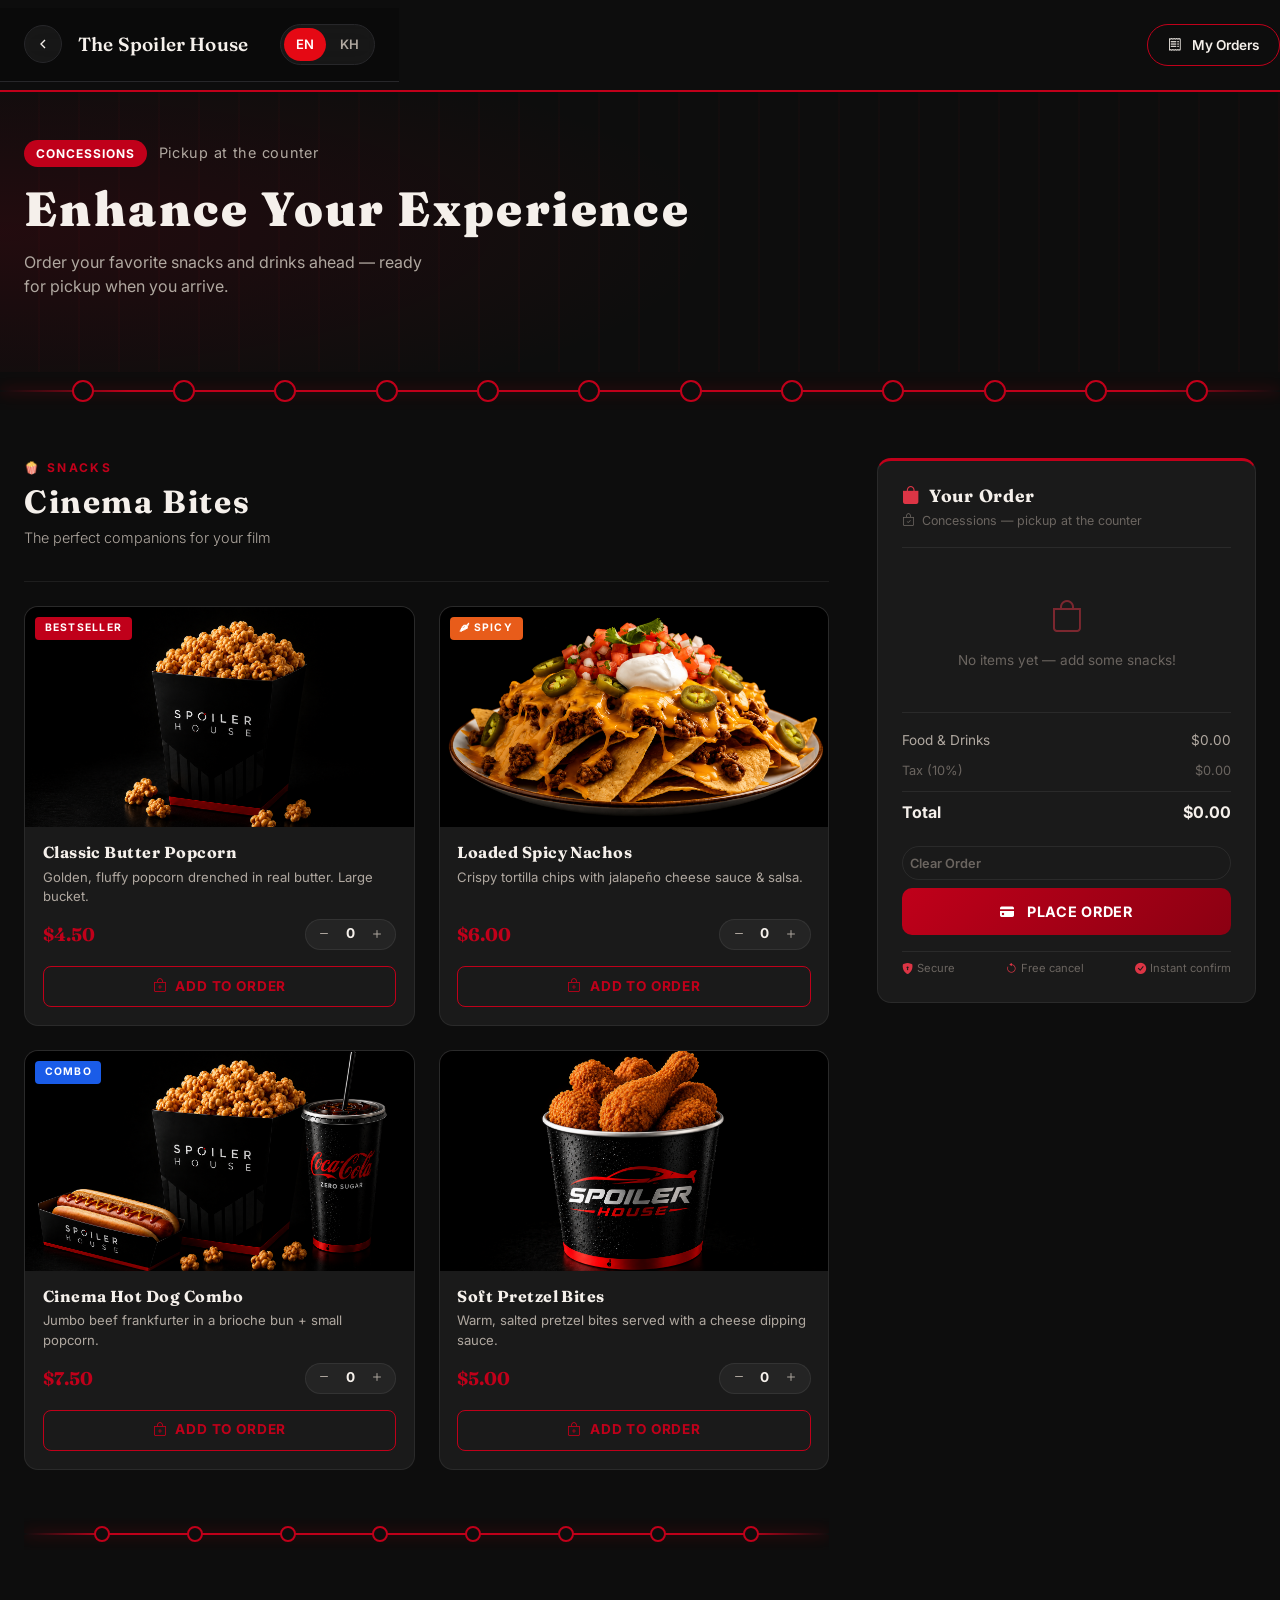
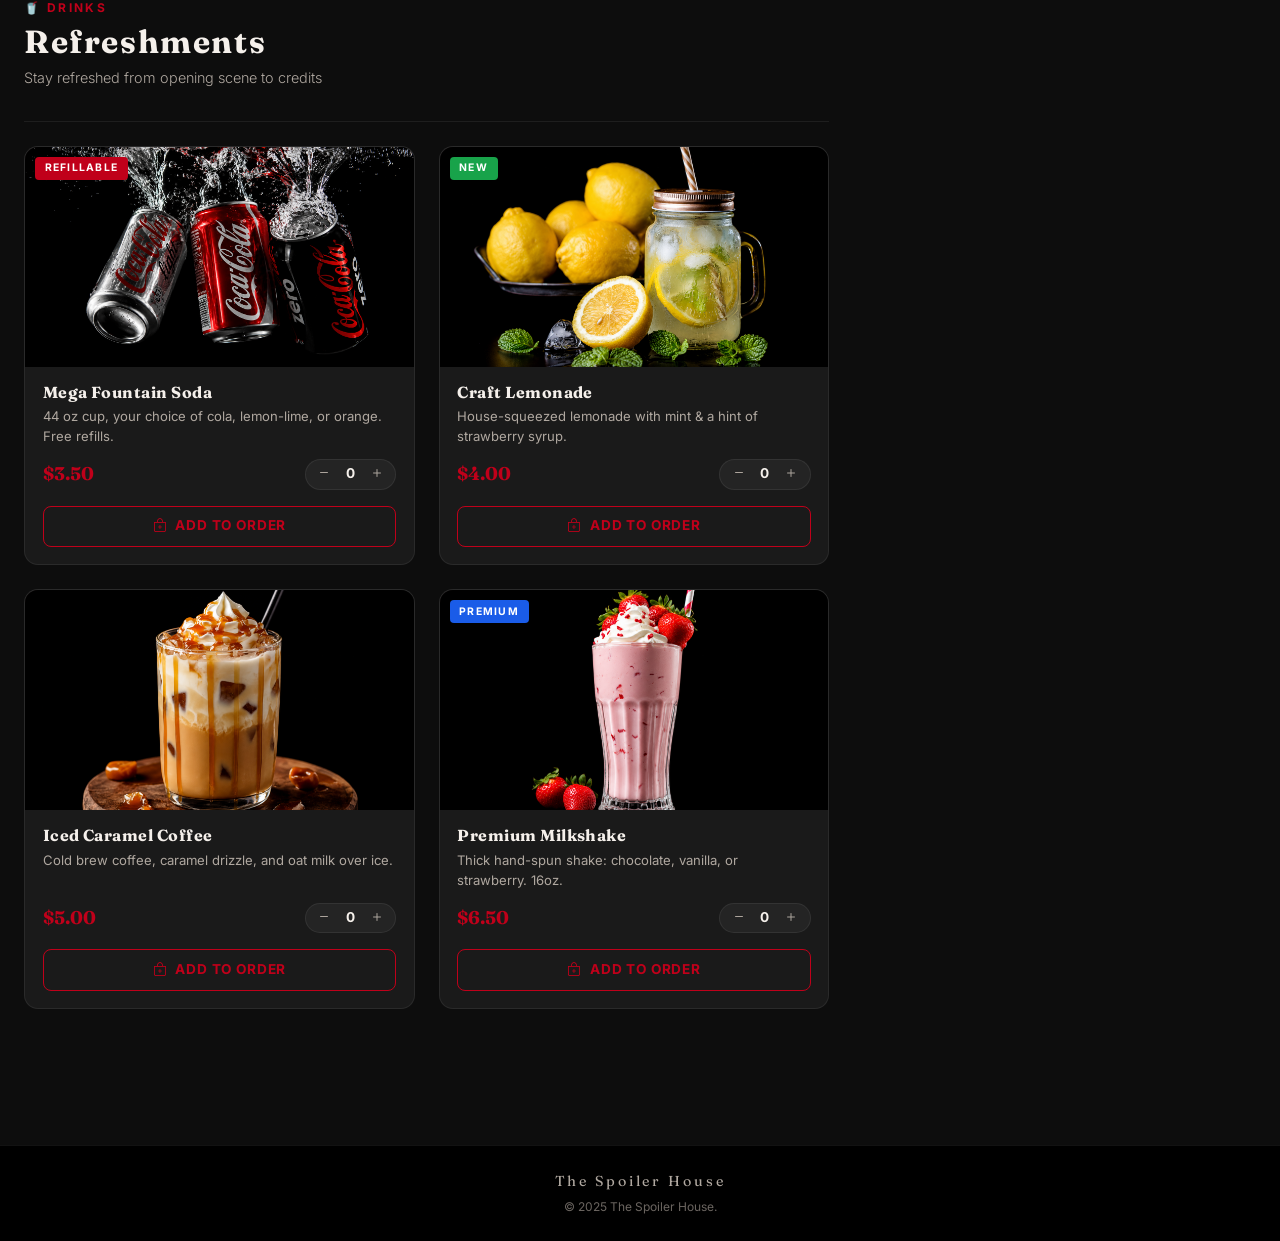
<file: food_drink.html>
<!DOCTYPE html>
<html lang="en">
<head>
  <meta charset="UTF-8" />
  <meta name="viewport" content="width=device-width, initial-scale=1.0" />
  <title>The Spoiler House — Food &amp; Drinks</title>
  <link
    href="https://cdn.jsdelivr.net/npm/bootstrap@5.3.3/dist/css/bootstrap.min.css"
    rel="stylesheet"/>
  <link
    href="https://cdn.jsdelivr.net/npm/bootstrap-icons@1.11.3/font/bootstrap-icons.css"
    rel="stylesheet"/>
  <link
    href="https://fonts.googleapis.com/css2?family=Fraunces:opsz,wght@9..144,400;9..144,500;9..144,600;9..144,700&family=Inter:wght@400;500;600;700;800&display=swap"
    rel="stylesheet"/>
  <link rel="stylesheet" href="Style.css">
  <link rel="stylesheet" href="food_drink.css" />
</head>
<body>
  <nav class="navbar navbar-dark spoiler-nav sticky-top">
<header class="bk-topbar">
  <a href="index.html" class="bk-back" aria-label="Back to home">
    <svg viewBox="0 0 24 24" fill="none" stroke="currentColor" stroke-width="2"><path d="M15 18l-6-6 6-6"/></svg>
  </a>
  <a href="index.html" class="bk-logo serif">The Spoiler House</a>
  <div class="bk-topbar-spacer"></div>
  <div class="lang-switch" id="langSwitch">
    <button class="active" data-lang="en">EN</button>
    <button data-lang="kh">KH</button>
  </div>
</header>
      <!-- Cart icon in navbar -->
      <div class="d-flex align-items-center gap-2">
        <a href="orders.html" class="btn btn-outline-danger btn-sm cart-nav-btn">
          <i class="bi bi-receipt me-1"></i>My Orders
        </a>
      </div>
    </div>
  </nav>
  <header class="hero-banner">
    <div class="hero-overlay">
      <div class="container py-5">
        <!-- Section eyebrow -->
        <div class="booking-step mb-3">
          <span class="step-pill">Concessions</span>
          <span class="step-label ms-2">Pickup at the counter</span>
        </div>
        <h1 class="hero-title">Enhance Your Experience</h1>
        <p class="hero-sub">Order your favorite snacks and drinks ahead — ready for pickup when you arrive.</p>
      </div>
    </div>
  </header>
  <div class="ticket-divider">
    <div class="ticket-holes">
      <span aria-hidden="true"></span><span aria-hidden="true"></span>
      <span aria-hidden="true"></span><span aria-hidden="true"></span>
      <span aria-hidden="true"></span><span aria-hidden="true"></span>
      <span aria-hidden="true"></span><span aria-hidden="true"></span>
      <span aria-hidden="true"></span><span aria-hidden="true"></span>
      <span aria-hidden="true"></span><span aria-hidden="true"></span>
    </div>
  </div>
  <main class="container py-5" id="main-content">
    <div class="row g-5">
      <!-- LEFT COLUMN -->
      <div class="col-lg-8">
        <section id="food" class="mb-5">
          <div class="section-header mb-4">
            <span class="section-eyebrow">🍿 SNACKS</span>
            <h2 class="section-title">Cinema Bites</h2>
            <p class="section-sub">The perfect companions for your film</p>
          </div>
          <div class="row g-4" id="food-grid">
            <!-- Card 1: Classic Popcorn -->
            <div class="col-sm-6" data-card data-id="f1" 
                 data-name="Classic Butter Popcorn" 
                 data-price="4.50" 
                 data-category="food">
              <div class="menu-card h-100">
                <div class="menu-img-wrap">
                  <img src="Popcorn1.png" alt="Popcorn1" class="menu-img" loading="lazy">
                  <span class="menu-badge">BESTSELLER</span>
                </div>
                <div class="menu-card-body">
                  <h5 class="menu-name">Classic Butter Popcorn</h5>
                  <p class="menu-desc">Golden, fluffy popcorn drenched in real butter. Large bucket.</p>
                  <div class="menu-footer">
                    <span class="menu-price">$4.50</span>
                    <div class="qty-control" data-id="f1">
                      <button class="qty-btn minus-btn" aria-label="Decrease quantity">
                        <i class="bi bi-dash"></i>
                      </button>
                      <span class="qty-display">0</span>
                      <button class="qty-btn plus-btn" aria-label="Increase quantity">
                        <i class="bi bi-plus"></i>
                      </button>
                    </div>
                  </div>
                  <button class="add-btn w-100 mt-3" data-id="f1">
                    <i class="bi bi-bag-plus me-2"></i>Add to Order
                  </button>
                </div>
              </div>
            </div>
            <!-- Card 2: Spicy Nachos -->
            <div class="col-sm-6" data-card data-id="f2"
                 data-name="Loaded Spicy Nachos"
                 data-price="6.00"
                 data-category="food">
              <div class="menu-card h-100">
                <div class="menu-img-wrap">
                  <img src="Loaded Spicy Nachos.png" alt="Loaded Spicy Nachos" class="menu-img" loading="lazy">
                  <span class="menu-badge spicy-badge">🌶 SPICY</span>
                </div>
                <div class="menu-card-body">
                  <h5 class="menu-name">Loaded Spicy Nachos</h5>
                  <p class="menu-desc">Crispy tortilla chips with jalapeño cheese sauce &amp; salsa.</p>
                  <div class="menu-footer">
                    <span class="menu-price">$6.00</span>
                    <div class="qty-control" data-id="f2">
                      <button class="qty-btn minus-btn" aria-label="Decrease quantity"><i class="bi bi-dash"></i></button>
                      <span class="qty-display">0</span>
                      <button class="qty-btn plus-btn" aria-label="Increase quantity"><i class="bi bi-plus"></i></button>
                    </div>
                  </div>
                  <button class="add-btn w-100 mt-3" data-id="f2">
                    <i class="bi bi-bag-plus me-2"></i>Add to Order
                  </button>
                </div>
              </div>
            </div>
            <!-- Card 3: Hot Dog Combo -->
            <div class="col-sm-6" data-card data-id="f3"
                 data-name="Cinema Hot Dog Combo"
                 data-price="7.50"
                 data-category="food">
              <div class="menu-card h-100">
                <div class="menu-img-wrap">
                  <img src="HotDog Cambo.png" alt="HotDog Cambo" class="menu-img" loading="lazy">
                  <span class="menu-badge combo-badge">COMBO</span>
                </div>
                <div class="menu-card-body">
                  <h5 class="menu-name">Cinema Hot Dog Combo</h5>
                  <p class="menu-desc">Jumbo beef frankfurter in a brioche bun + small popcorn.</p>
                  <div class="menu-footer">
                    <span class="menu-price">$7.50</span>
                    <div class="qty-control" data-id="f3">
                      <button class="qty-btn minus-btn" aria-label="Decrease quantity"><i class="bi bi-dash"></i></button>
                      <span class="qty-display">0</span>
                      <button class="qty-btn plus-btn" aria-label="Increase quantity"><i class="bi bi-plus"></i></button>
                    </div>
                  </div>
                  <button class="add-btn w-100 mt-3" data-id="f3">
                    <i class="bi bi-bag-plus me-2"></i>Add to Order
                  </button>
                </div>
              </div>
            </div>
            <!-- Card 4: Pretzel Bites -->
            <div class="col-sm-6" data-card data-id="f4"
                 data-name="Soft Pretzel Bites"
                 data-price="5.00"
                 data-category="food">
              <div class="menu-card h-100">
                <div class="menu-img-wrap">
                  <img src="Chicken.png" alt="Chicken" class="menu-img" loading="lazy">
                </div>
                <div class="menu-card-body">
                  <h5 class="menu-name">Soft Pretzel Bites</h5>
                  <p class="menu-desc">Warm, salted pretzel bites served with a cheese dipping sauce.</p>
                  <div class="menu-footer">
                    <span class="menu-price">$5.00</span>
                    <div class="qty-control" data-id="f4">
                      <button class="qty-btn minus-btn" aria-label="Decrease quantity"><i class="bi bi-dash"></i></button>
                      <span class="qty-display">0</span>
                      <button class="qty-btn plus-btn" aria-label="Increase quantity"><i class="bi bi-plus"></i></button>
                    </div>
                  </div>
                  <button class="add-btn w-100 mt-3" data-id="f4">
                    <i class="bi bi-bag-plus me-2"></i>Add to Order
                  </button>
                </div>
              </div>
            </div>
          </div>
        </section>
        <!-- Ticket Divider between Food and Drinks sections -->
        <div class="ticket-divider mini-divider mb-5">
          <div class="ticket-holes">
            <span aria-hidden="true"></span><span aria-hidden="true"></span>
            <span aria-hidden="true"></span><span aria-hidden="true"></span>
            <span aria-hidden="true"></span><span aria-hidden="true"></span>
            <span aria-hidden="true"></span><span aria-hidden="true"></span>
          </div>
        </div>
        <section id="drinks" class="mb-5">
          <div class="section-header mb-4">
            <span class="section-eyebrow">🥤 DRINKS</span>
            <h2 class="section-title">Refreshments</h2>
            <p class="section-sub">Stay refreshed from opening scene to credits</p>
          </div>
          <div class="row g-4" id="drink-grid">
            <!-- Card 5: Mega Soda -->
            <div class="col-sm-6" data-card data-id="d1"
                 data-name="Mega Fountain Soda"
                 data-price="3.50"
                 data-category="drink">
              <div class="menu-card h-100">
                <div class="menu-img-wrap">
                  <img src="Coca1.png" alt="cola" class="menu-img" loading="lazy">
                  <span class="menu-badge">REFILLABLE</span>
                </div>
                <div class="menu-card-body">
                  <h5 class="menu-name">Mega Fountain Soda</h5>
                  <p class="menu-desc">44 oz cup, your choice of cola, lemon-lime, or orange. Free refills.</p>
                  <div class="menu-footer">
                    <span class="menu-price">$3.50</span>
                    <div class="qty-control" data-id="d1">
                      <button class="qty-btn minus-btn" aria-label="Decrease quantity"><i class="bi bi-dash"></i></button>
                      <span class="qty-display">0</span>
                      <button class="qty-btn plus-btn" aria-label="Increase quantity"><i class="bi bi-plus"></i></button>
                    </div>
                  </div>
                  <button class="add-btn w-100 mt-3" data-id="d1">
                    <i class="bi bi-bag-plus me-2"></i>Add to Order
                  </button>
                </div>
              </div>
            </div>
            <!-- Card 6: Craft Lemonade -->
            <div class="col-sm-6" data-card data-id="d2"
                 data-name="Craft Lemonade"
                 data-price="4.00"
                 data-category="drink">
              <div class="menu-card h-100">
                <div class="menu-img-wrap">
                  <img src="Craft lemonade.png" alt="Craft Lemonade" class="menu-img" loading="lazy">
                  <span class="menu-badge new-badge">NEW</span>
                </div>
                <div class="menu-card-body">
                  <h5 class="menu-name">Craft Lemonade</h5>
                  <p class="menu-desc">House-squeezed lemonade with mint &amp; a hint of strawberry syrup.</p>
                  <div class="menu-footer">
                    <span class="menu-price">$4.00</span>
                    <div class="qty-control" data-id="d2">
                      <button class="qty-btn minus-btn" aria-label="Decrease quantity"><i class="bi bi-dash"></i></button>
                      <span class="qty-display">0</span>
                      <button class="qty-btn plus-btn" aria-label="Increase quantity"><i class="bi bi-plus"></i></button>
                    </div>
                  </div>
                  <button class="add-btn w-100 mt-3" data-id="d2">
                    <i class="bi bi-bag-plus me-2"></i>Add to Order
                  </button>
                </div>
              </div>
            </div>
            <!-- Card 7: Iced Coffee -->
            <div class="col-sm-6" data-card data-id="d3"
                 data-name="Iced Caramel Coffee"
                 data-price="5.00"
                 data-category="drink">
              <div class="menu-card h-100">
                <div class="menu-img-wrap">
                  <img src="IcedCoffee.png" alt="Iced Caramel Coffee" class="menu-img" loading="lazy">
                </div>
                <div class="menu-card-body">
                  <h5 class="menu-name">Iced Caramel Coffee</h5>
                  <p class="menu-desc">Cold brew coffee, caramel drizzle, and oat milk over ice.</p>
                  <div class="menu-footer">
                    <span class="menu-price">$5.00</span>
                    <div class="qty-control" data-id="d3">
                      <button class="qty-btn minus-btn" aria-label="Decrease quantity"><i class="bi bi-dash"></i></button>
                      <span class="qty-display">0</span>
                      <button class="qty-btn plus-btn" aria-label="Increase quantity"><i class="bi bi-plus"></i></button>
                    </div>
                  </div>
                  <button class="add-btn w-100 mt-3" data-id="d3">
                    <i class="bi bi-bag-plus me-2"></i>Add to Order
                  </button>
                </div>
              </div>
            </div>
            <!-- Card 8: Premium Milkshake -->
            <div class="col-sm-6" data-card data-id="d4"
                 data-name="Premium Milkshake"
                 data-price="6.50"
                 data-category="drink">
              <div class="menu-card h-100">
                <div class="menu-img-wrap">
                  <img src="Milkshake.png" alt="Mega Fountain Soda" class="menu-img" loading="lazy">
                  <span class="menu-badge combo-badge">PREMIUM</span>
                </div>
                <div class="menu-card-body">
                  <h5 class="menu-name">Premium Milkshake</h5>
                  <p class="menu-desc">Thick hand-spun shake: chocolate, vanilla, or strawberry. 16oz.</p>
                  <div class="menu-footer">
                    <span class="menu-price">$6.50</span>
                    <div class="qty-control" data-id="d4">
                      <button class="qty-btn minus-btn" aria-label="Decrease quantity"><i class="bi bi-dash"></i></button>
                      <span class="qty-display">0</span>
                      <button class="qty-btn plus-btn" aria-label="Increase quantity"><i class="bi bi-plus"></i></button>
                    </div>
                  </div>
                  <button class="add-btn w-100 mt-3" data-id="d4">
                    <i class="bi bi-bag-plus me-2"></i>Add to Order
                  </button>
                </div>
              </div>
            </div>
          </div>
        </section>
      </div>
      <div class="col-lg-4">
        <div class="cart-sidebar" id="cart-sidebar">
          <div class="cart-header">
            <h4 class="cart-title">
              <i class="bi bi-bag-fill me-2 text-danger"></i>Your Order
            </h4>
            <p class="cart-movie-ref">
              <i class="bi bi-bag-check me-1"></i>
              <span id="cart-movie-ref">Concessions — pickup at the counter</span>
            </p>
          </div>
          <ul class="cart-list" id="cart-list">
            <li class="cart-empty" id="cart-empty">
              <i class="bi bi-bag fs-2 d-block mb-2 text-danger opacity-50"></i>
              No items yet — add some snacks!
            </li>
          </ul>
          <!-- Cart totals breakdown -->
          <div class="cart-totals" id="cart-totals">
            <div class="totals-row">
              <span>Food &amp; Drinks</span>
              <span id="food-subtotal">$0.00</span>
            </div>
            <div class="totals-row totals-tax">
              <span>Tax (10%)</span>
              <span id="tax-amount">$0.00</span>
            </div>
            <div class="totals-row totals-grand">
              <span>Total</span>
              <span id="grand-total">$0.00</span>
            </div>
          </div>
          <button class="btn btn-outline-secondary w-100 mb-2 skip-btn" id="skip-btn">
            Clear Order
          </button>
          <button
            class="checkout-btn w-100"
            id="checkout-btn"
            data-bs-toggle="modal"
            data-bs-target="#confirm-modal">
            <i class="bi bi-credit-card-fill me-2"></i>
            Place Order
          </button>
          <div class="trust-row mt-3">
            <span><i class="bi bi-shield-lock-fill text-danger me-1"></i>Secure</span>
            <span><i class="bi bi-arrow-counterclockwise text-danger me-1"></i>Free cancel</span>
            <span><i class="bi bi-check-circle-fill text-danger me-1"></i>Instant confirm</span>
          </div>
        </div>
      </div>
    </div>
  </main>
  <div class="cart-bar d-lg-none" id="cart-bar">
    <div class="d-flex justify-content-between align-items-center px-4 py-3">
      <div>
        <span class="cart-bar-label">Your Order</span>
        <span class="badge bg-danger rounded-pill ms-2" id="cart-bar-count">0 items</span>
      </div>
      <div class="d-flex align-items-center gap-3">
        <span class="cart-bar-total" id="cart-bar-total">$0.00</span>
        <button
          class="checkout-btn-sm"
          data-bs-toggle="modal"
          data-bs-target="#confirm-modal">
          Checkout <i class="bi bi-arrow-right ms-1"></i>
        </button>
      </div>
    </div>
  </div>
  <div class="modal fade" id="confirm-modal" tabindex="-1" aria-labelledby="confirm-modal-label" aria-hidden="true">
    <div class="modal-dialog modal-dialog-centered">
      <div class="modal-content spoiler-modal">
        <div class="modal-header border-0">
          <h5 class="modal-title" id="confirm-modal-label">
            <i class="bi bi-bag-check-fill text-danger me-2"></i>
            Review Your Order
          </h5>
          <button type="button" class="btn-close btn-close-white" data-bs-dismiss="modal" aria-label="Close"></button>
        </div>
        <div class="modal-body">
          <p class="modal-movie-info">
            <i class="bi bi-bag-check-fill text-danger me-1"></i>
            Pickup order at the concessions counter
          </p>
          <ul class="modal-order-list" id="modal-order-list">
            <li class="modal-order-item text-muted">No food items added.</li>
          </ul>
          <div class="modal-total-row">
            <span>Grand Total:</span>
            <span class="modal-total-amount" id="modal-grand-total">$0.00</span>
          </div>
        </div>
        <div class="modal-footer border-0">
          <button type="button" class="btn btn-outline-secondary" data-bs-dismiss="modal">
            <i class="bi bi-pencil me-1"></i> Edit Order
          </button>
          <button type="button" class="checkout-btn" id="final-confirm-btn">
            <i class="bi bi-check-lg me-1"></i> Confirm &amp; Pay
          </button>
        </div>
      </div>
    </div>
  </div>
  <footer class="spoiler-footer" aria-label="Site footer">
    <div class="container text-center py-4">
      <p class="footer-brand mb-1">The Spoiler House</p>
      <p class="footer-copy">© 2025 The Spoiler House.</p>
    </div>
  </footer>
  <script src="https://cdn.jsdelivr.net/npm/bootstrap@5.3.3/dist/js/bootstrap.bundle.min.js"></script>
<script>
  const TAX_RATE = 0.10;
const cart = {};
const cartList       = document.getElementById('cart-list');
const cartEmpty      = document.getElementById('cart-empty');
const cartCount      = document.getElementById('cart-count');   
const foodSubtotal   = document.getElementById('food-subtotal');
const taxAmount      = document.getElementById('tax-amount');
const grandTotal     = document.getElementById('grand-total');
const cartBarCount   = document.getElementById('cart-bar-count');
const cartBarTotal   = document.getElementById('cart-bar-total');
const modalOrderList = document.getElementById('modal-order-list');
const modalGrandTotal= document.getElementById('modal-grand-total');
function formatPrice(amount) {
  return '$' + amount.toFixed(2);
}

function getCartTotals() {
  let totalItems = 0;
  let foodTotal  = 0;
  Object.values(cart).forEach(item => {
    totalItems += item.qty;
    foodTotal  += item.price * item.qty;
  });

  const tax        = foodTotal * TAX_RATE;
  const grand      = foodTotal + tax;

  return { totalItems, foodTotal, tax, grand };
}

function addToCart(id, name, price) {
  if (cart[id]) {
    cart[id].qty += 1;
  } else {
    cart[id] = { name, price: parseFloat(price), qty: 1 };
  }
  syncQtyDisplay(id);  
  renderCart();        
}

function removeFromCart(id) {
  delete cart[id];
  syncQtyDisplay(id);
  renderCart();
}

function decrementItem(id) {
  if (!cart[id]) return; 
  cart[id].qty -= 1;
  if (cart[id].qty <= 0) {
    delete cart[id]; 
  }
  syncQtyDisplay(id);
  renderCart();
}

function syncQtyDisplay(id) {
  const qtyControl = document.querySelector(`.qty-control[data-id="${id}"]`);
  if (!qtyControl) return;
  const display = qtyControl.querySelector('.qty-display');
  if (!display) return;
  display.textContent = cart[id] ? cart[id].qty : 0;
}

function renderCart() {
  renderCartList();
  renderTotals();
  renderMobileBar();
}

function renderCartList() {
  const cartKeys = Object.keys(cart);
  if (cartKeys.length === 0) {
    cartEmpty.style.display = 'block';
    cartList.querySelectorAll('.cart-item').forEach(el => el.remove());
    return; 
  }
  cartEmpty.style.display = 'none';
  cartList.querySelectorAll('.cart-item').forEach(el => el.remove());
  cartKeys.forEach(id => {
    const item     = cart[id];
    const itemTotal = item.price * item.qty;
    const li = document.createElement('li');
    li.className = 'cart-item';
    li.setAttribute('data-id', id); 
    li.innerHTML = `
      <div class="cart-item-info">
        <div class="cart-item-name">${item.name}</div>
        <div class="cart-item-meta">${item.qty} × ${formatPrice(item.price)}</div>
      </div>
      <span class="cart-item-price">${formatPrice(itemTotal)}</span>
      <button class="cart-item-remove" data-id="${id}" aria-label="Remove ${item.name} from order">
        <i class="bi bi-x-lg"></i>
      </button>
    `;
    cartList.appendChild(li);
    li.querySelector('.cart-item-remove').addEventListener('click', (e) => {
      const removeId = e.currentTarget.getAttribute('data-id');
      removeFromCart(removeId);
    });
  });
}

function renderTotals() {
  const { totalItems, foodTotal, tax, grand } = getCartTotals();
  foodSubtotal.textContent = formatPrice(foodTotal);
  taxAmount.textContent    = formatPrice(tax);
  grandTotal.textContent   = formatPrice(grand);
  cartCount.textContent = totalItems;
  if (modalGrandTotal) {
    modalGrandTotal.textContent = formatPrice(grand);
  }
}

function renderMobileBar() {
  const { totalItems, grand } = getCartTotals();
  if (cartBarCount) {
    cartBarCount.textContent = totalItems === 1
      ? '1 item'
      : `${totalItems} items`;
  }
  if (cartBarTotal) {
    cartBarTotal.textContent = formatPrice(grand);
  }
}

function populateModal() {
  modalOrderList.innerHTML = '';
  const cartKeys = Object.keys(cart);
  if (cartKeys.length === 0) {
    const li = document.createElement('li');
    li.className = 'modal-order-item text-muted';
    li.innerHTML = '<span>No food items added.</span><span>$0.00</span>';
    modalOrderList.appendChild(li);
  } else {
    cartKeys.forEach(id => {
      const item = cart[id];
      const li   = document.createElement('li');
      li.className = 'modal-order-item';
      li.innerHTML = `
        <span>${item.qty}× ${item.name}</span>
        <span>${formatPrice(item.price * item.qty)}</span>
      `;
      modalOrderList.appendChild(li);
    });
  }
  const { grand } = getCartTotals();
  if (modalGrandTotal) {
    modalGrandTotal.textContent = formatPrice(grand);
  }
}
const confirmModal = document.getElementById('confirm-modal');
if (confirmModal) {
  confirmModal.addEventListener('show.bs.modal', populateModal);
}

const finalConfirmBtn = document.getElementById('final-confirm-btn');
if (finalConfirmBtn) {
  finalConfirmBtn.addEventListener('click', () => {
    if (Object.keys(cart).length === 0) return;
    const modalInstance = bootstrap.Modal.getInstance(confirmModal);
    if (modalInstance) modalInstance.hide();
    const { grand } = getCartTotals();

    const order = {
      code: 'FD-' + Math.random().toString(36).slice(2,8).toUpperCase(),
      items: Object.values(cart).map(item => ({ name: item.name, price: item.price, qty: item.qty })),
      total: grand,
      orderedAt: new Date().toISOString()
    };
    try {
      const saved = JSON.parse(localStorage.getItem('sh_fnb_orders') || '[]');
      saved.push(order);
      localStorage.setItem('sh_fnb_orders', JSON.stringify(saved));
    } catch (e) {}

    setTimeout(() => {
      alert(`🍿 Order placed! Total ${formatPrice(grand)} — pick it up at the concessions counter.`);
      Object.keys(cart).forEach(id => delete cart[id]);
      document.querySelectorAll('.qty-display').forEach(el => el.textContent = '0');
      renderCart();
      window.location.href = 'orders.html';
    }, 400);
  });
}
const skipBtn = document.getElementById('skip-btn');
if (skipBtn) {
  skipBtn.addEventListener('click', () => {
    if (Object.keys(cart).length === 0) return;
    if (confirm('Clear your current order?')) {
      Object.keys(cart).forEach(id => delete cart[id]);
      document.querySelectorAll('.qty-display').forEach(el => el.textContent = '0');
      renderCart();
    }
  });
}

function scrollToCart() {
  const target = window.innerWidth >= 992
    ? document.getElementById('cart-sidebar')
    : document.getElementById('food');
  if (target) {
    target.scrollIntoView({ behavior: 'smooth', block: 'start' });
  }
}
document.addEventListener('DOMContentLoaded', () => {
  const mainContent = document.getElementById('main-content');
  if (!mainContent) return;
  mainContent.addEventListener('click', (e) => {
    const addBtn = e.target.closest('.add-btn');
    if (addBtn) {
      const id = addBtn.getAttribute('data-id');
      const card = addBtn.closest('[data-card]');
      if (!card) return;
      const name  = card.getAttribute('data-name');
      const price = card.getAttribute('data-price');
      addToCart(id, name, price);
      const originalHTML = addBtn.innerHTML;
      addBtn.innerHTML = '<i class="bi bi-check-lg me-2"></i>Added!';
      addBtn.classList.add('added');
      setTimeout(() => {
        addBtn.innerHTML = originalHTML;
        addBtn.classList.remove('added');
      }, 1200);
      return; 
    }
    const plusBtn = e.target.closest('.plus-btn');
    if (plusBtn) {
      const qtyControl = plusBtn.closest('.qty-control');
      if (!qtyControl) return;
      const id = qtyControl.getAttribute('data-id');
      const card = document.querySelector(`[data-card][data-id="${id}"]`);
      if (!card) return;
      const name  = card.getAttribute('data-name');
      const price = card.getAttribute('data-price');
      addToCart(id, name, price);
      return;
    }
    const minusBtn = e.target.closest('.minus-btn');
    if (minusBtn) {
      const qtyControl = minusBtn.closest('.qty-control');
      if (!qtyControl) return;
      const id = qtyControl.getAttribute('data-id');
      decrementItem(id);
      return;
    }
  });
  renderTotals();
  window.scrollToCart = scrollToCart;
});

</script>
</body>
</html>
</file>
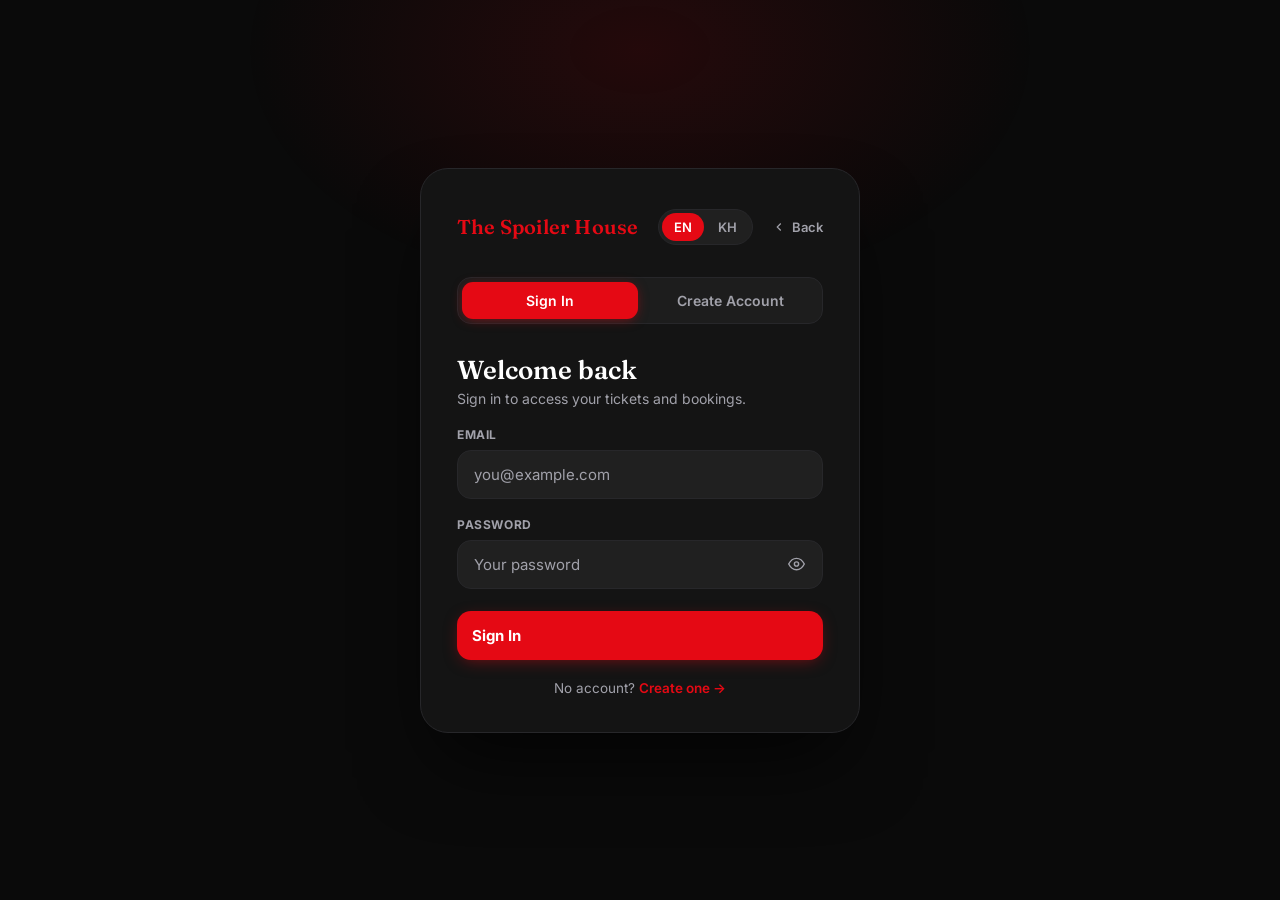
<file: join-now.html>
<!DOCTYPE html>
<html lang="en">
<head>
  <meta charset="UTF-8">
  <meta name="viewport" content="width=device-width, initial-scale=1.0">
  <title>Join Now — The Spoiler House</title>
  <link rel="stylesheet" href="Style.css">
  <link rel="stylesheet" href="booking.css">
  <link rel="stylesheet" href="ticket.css">
  <link rel="stylesheet" href="join-now.css">
  <link rel="preconnect" href="https://fonts.googleapis.com">
  <link href="https://fonts.googleapis.com/css2?family=Fraunces:opsz,wght@9..144,400;9..144,500;9..144,600;9..144,700&family=Inter:wght@400;500;600;700;800&display=swap" rel="stylesheet">
</head>
<body>

<div class="auth-page">
  <div class="auth-card">

    <!-- Top row: logo + back link -->
    <div class="auth-toprow">
      <a href="index.html" class="auth-logo">The Spoiler House</a>
      <div class="lang-switch" id="langSwitch">
        <button class="active" data-lang="en">EN</button>
        <button data-lang="kh">KH</button>
      </div>
      <a href="index.html" class="auth-back">
        <svg viewBox="0 0 24 24" fill="none" stroke="currentColor" stroke-width="2"><path d="M15 18l-6-6 6-6"/></svg>
        Back
      </a>
    </div>

    <!-- Tabs -->
    <div class="auth-tabs">
      <button class="auth-tab-btn active" data-tab="login">Sign In</button>
      <button class="auth-tab-btn" data-tab="signup">Create Account</button>
    </div>

    <!-- ===== LOGIN ===== -->
    <form class="auth-form active" id="form-login" novalidate>
      <div>
        <div class="auth-heading serif">Welcome back</div>
        <div class="auth-subheading">Sign in to access your tickets and bookings.</div>
      </div>

      <div class="auth-error" id="loginError"></div>
      <div class="auth-success" id="loginSuccess"></div>

      <div class="auth-field">
        <label class="auth-label" for="loginEmail">Email</label>
        <input class="auth-input" type="email" id="loginEmail" name="loginEmail"
               placeholder="you@example.com" required autocomplete="email">
      </div>

      <div class="auth-field">
        <label class="auth-label" for="loginPass">Password</label>
        <div class="auth-input-wrap">
          <input class="auth-input" type="password" id="loginPass" name="loginPass"
                 placeholder="Your password" required autocomplete="current-password">
          <button type="button" class="auth-pw-toggle" aria-label="Toggle password visibility" data-target="loginPass">
            <svg class="eye-show" viewBox="0 0 24 24" fill="none" stroke="currentColor" stroke-width="2"><path d="M1 12s4-8 11-8 11 8 11 8-4 8-11 8-11-8-11-8z"/><circle cx="12" cy="12" r="3"/></svg>
            <svg class="eye-hide" viewBox="0 0 24 24" fill="none" stroke="currentColor" stroke-width="2" style="display:none"><path d="M17.94 17.94A10.07 10.07 0 0 1 12 20c-7 0-11-8-11-8a18.45 18.45 0 0 1 5.06-5.94M9.9 4.24A9.12 9.12 0 0 1 12 4c7 0 11 8 11 8a18.5 18.5 0 0 1-2.16 3.19m-6.72-1.07a3 3 0 1 1-4.24-4.24"/><line x1="1" y1="1" x2="23" y2="23"/></svg>
          </button>
        </div>
      </div>

      <button type="submit" class="btn btn-primary auth-submit">Sign In</button>

      <p class="auth-switch">No account? <a href="#" data-switch="signup">Create one →</a></p>
    </form>

    <!-- ===== SIGNUP ===== -->
    <form class="auth-form" id="form-signup" novalidate>
      <div>
        <div class="auth-heading serif">Join the club</div>
        <div class="auth-subheading">Create a free account to book tickets, earn points, and more.</div>
      </div>

      <!-- Benefits -->
      <div class="auth-benefits">
        <div class="auth-benefit"><span class="auth-benefit-icon">🎟</span> Save and manage all your e-tickets</div>
        <div class="auth-benefit"><span class="auth-benefit-icon">⭐</span> Earn points on every booking</div>
        <div class="auth-benefit"><span class="auth-benefit-icon">🎂</span> Free birthday ticket every year</div>
      </div>

      <div class="auth-or">or fill in your details</div>

      <div class="auth-error" id="signupError"></div>
      <div class="auth-success" id="signupSuccess"></div>

      <div class="auth-field">
        <label class="auth-label" for="signupName">Full Name</label>
        <input class="auth-input" type="text" id="signupName" name="signupName"
               placeholder="Your name" required autocomplete="name">
      </div>

      <div class="auth-field">
        <label class="auth-label" for="signupEmail">Email</label>
        <input class="auth-input" type="email" id="signupEmail" name="signupEmail"
               placeholder="you@example.com" required autocomplete="email">
      </div>

      <div class="auth-field">
        <label class="auth-label" for="signupPass">Password</label>
        <div class="auth-input-wrap">
          <input class="auth-input" type="password" id="signupPass" name="signupPass"
                 placeholder="Min 6 characters" required autocomplete="new-password">
          <button type="button" class="auth-pw-toggle" aria-label="Toggle password" data-target="signupPass">
            <svg class="eye-show" viewBox="0 0 24 24" fill="none" stroke="currentColor" stroke-width="2"><path d="M1 12s4-8 11-8 11 8 11 8-4 8-11 8-11-8-11-8z"/><circle cx="12" cy="12" r="3"/></svg>
            <svg class="eye-hide" viewBox="0 0 24 24" fill="none" stroke="currentColor" stroke-width="2" style="display:none"><path d="M17.94 17.94A10.07 10.07 0 0 1 12 20c-7 0-11-8-11-8a18.45 18.45 0 0 1 5.06-5.94M9.9 4.24A9.12 9.12 0 0 1 12 4c7 0 11 8 11 8a18.5 18.5 0 0 1-2.16 3.19m-6.72-1.07a3 3 0 1 1-4.24-4.24"/><line x1="1" y1="1" x2="23" y2="23"/></svg>
          </button>
        </div>
      </div>

      <div class="auth-field">
        <label class="auth-label" for="signupConf">Confirm Password</label>
        <div class="auth-input-wrap">
          <input class="auth-input" type="password" id="signupConf" name="signupConf"
                 placeholder="Repeat password" required autocomplete="new-password">
          <button type="button" class="auth-pw-toggle" aria-label="Toggle password" data-target="signupConf">
            <svg class="eye-show" viewBox="0 0 24 24" fill="none" stroke="currentColor" stroke-width="2"><path d="M1 12s4-8 11-8 11 8 11 8-4 8-11 8-11-8-11-8z"/><circle cx="12" cy="12" r="3"/></svg>
            <svg class="eye-hide" viewBox="0 0 24 24" fill="none" stroke="currentColor" stroke-width="2" style="display:none"><path d="M17.94 17.94A10.07 10.07 0 0 1 12 20c-7 0-11-8-11-8a18.45 18.45 0 0 1 5.06-5.94M9.9 4.24A9.12 9.12 0 0 1 12 4c7 0 11 8 11 8a18.5 18.5 0 0 1-2.16 3.19m-6.72-1.07a3 3 0 1 1-4.24-4.24"/><line x1="1" y1="1" x2="23" y2="23"/></svg>
          </button>
        </div>
      </div>

      <button type="submit" class="btn btn-primary auth-submit">Create Account</button>

      <p class="auth-switch">Already have an account? <a href="#" data-switch="login">Sign in →</a></p>
    </form>

  </div>
</div>

<script>
(function(){
  const USERS_KEY = 'sh_users';
  const SESSION_KEY = 'sh_user';

  /* ── redirect if already logged in ── */
  try {
    if(localStorage.getItem(SESSION_KEY)){
      window.location.href = 'Rerng.html';
    }
  } catch(e){}

  /* ── tab switching ── */
  function switchTab(tab){
    document.querySelectorAll('.auth-tab-btn').forEach(b =>
      b.classList.toggle('active', b.dataset.tab === tab));
    document.querySelectorAll('.auth-form').forEach(f =>
      f.classList.toggle('active', f.id === 'form-' + tab));
    clearAll();
  }

  document.querySelectorAll('.auth-tab-btn').forEach(b =>
    b.addEventListener('click', () => switchTab(b.dataset.tab)));

  document.querySelectorAll('[data-switch]').forEach(a =>
    a.addEventListener('click', e => { e.preventDefault(); switchTab(a.dataset.switch); }));

  /* ── error / success helpers ── */
  function clearAll(){
    document.querySelectorAll('.auth-error, .auth-success').forEach(el => {
      el.style.display = 'none'; el.textContent = '';
    });
    document.querySelectorAll('.auth-input').forEach(i => i.classList.remove('error'));
  }

  function showError(id, msg){
    const el = document.getElementById(id);
    el.textContent = msg; el.style.display = 'block';
  }

  function showSuccess(id, msg){
    const el = document.getElementById(id);
    el.textContent = msg; el.style.display = 'block';
  }

  /* ── password toggles ── */
  document.querySelectorAll('.auth-pw-toggle').forEach(btn => {
    btn.addEventListener('click', () => {
      const input = document.getElementById(btn.dataset.target);
      const isText = input.type === 'text';
      input.type = isText ? 'password' : 'text';
      btn.querySelector('.eye-show').style.display = isText ? '' : 'none';
      btn.querySelector('.eye-hide').style.display = isText ? 'none' : '';
    });
  });

  /* ── LOGIN ── */
  document.getElementById('form-login').addEventListener('submit', function(e){
    e.preventDefault();
    clearAll();
    const email = this.loginEmail.value.trim();
    const pass  = this.loginPass.value;

    if(!email){ showError('loginError', 'Please enter your email.'); return; }
    if(!pass)  { showError('loginError', 'Please enter your password.'); return; }

    const users = JSON.parse(localStorage.getItem(USERS_KEY) || '[]');
    const found = users.find(u => u.email === email && u.password === pass);
    if(!found){
      showError('loginError', 'Incorrect email or password.');
      this.loginEmail.classList.add('error');
      this.loginPass.classList.add('error');
      return;
    }
    localStorage.setItem(SESSION_KEY, JSON.stringify({ name: found.name, email: found.email }));
    showSuccess('loginSuccess', '✓ Signed in! Redirecting…');
    setTimeout(() => { window.location.href = 'Rerng.html'; }, 900);
  });

  /* ── SIGNUP ── */
  document.getElementById('form-signup').addEventListener('submit', function(e){
    e.preventDefault();
    clearAll();
    const name  = this.signupName.value.trim();
    const email = this.signupEmail.value.trim();
    const pass  = this.signupPass.value;
    const conf  = this.signupConf.value;

    if(!name) { showError('signupError', 'Please enter your name.'); return; }
    if(!email){ showError('signupError', 'Please enter your email.'); return; }
    if(pass.length < 6){ showError('signupError', 'Password must be at least 6 characters.'); return; }
    if(pass !== conf){
      showError('signupError', 'Passwords do not match.');
      this.signupPass.classList.add('error');
      this.signupConf.classList.add('error');
      return;
    }

    const users = JSON.parse(localStorage.getItem(USERS_KEY) || '[]');
    if(users.find(u => u.email === email)){
      showError('signupError', 'An account with that email already exists.');
      this.signupEmail.classList.add('error');
      return;
    }
    users.push({ name, email, password: pass });
    localStorage.setItem(USERS_KEY, JSON.stringify(users));
    localStorage.setItem(SESSION_KEY, JSON.stringify({ name, email }));
    showSuccess('signupSuccess', '✓ Account created! Redirecting…');
    setTimeout(() => { window.location.href = 'Rerng.html'; }, 900);
  });

  /* ── URL param: ?tab=signup ── */
  const params = new URLSearchParams(window.location.search);
  if(params.get('tab') === 'signup') switchTab('signup');

})();
</script>
</body>
</html>
</file>
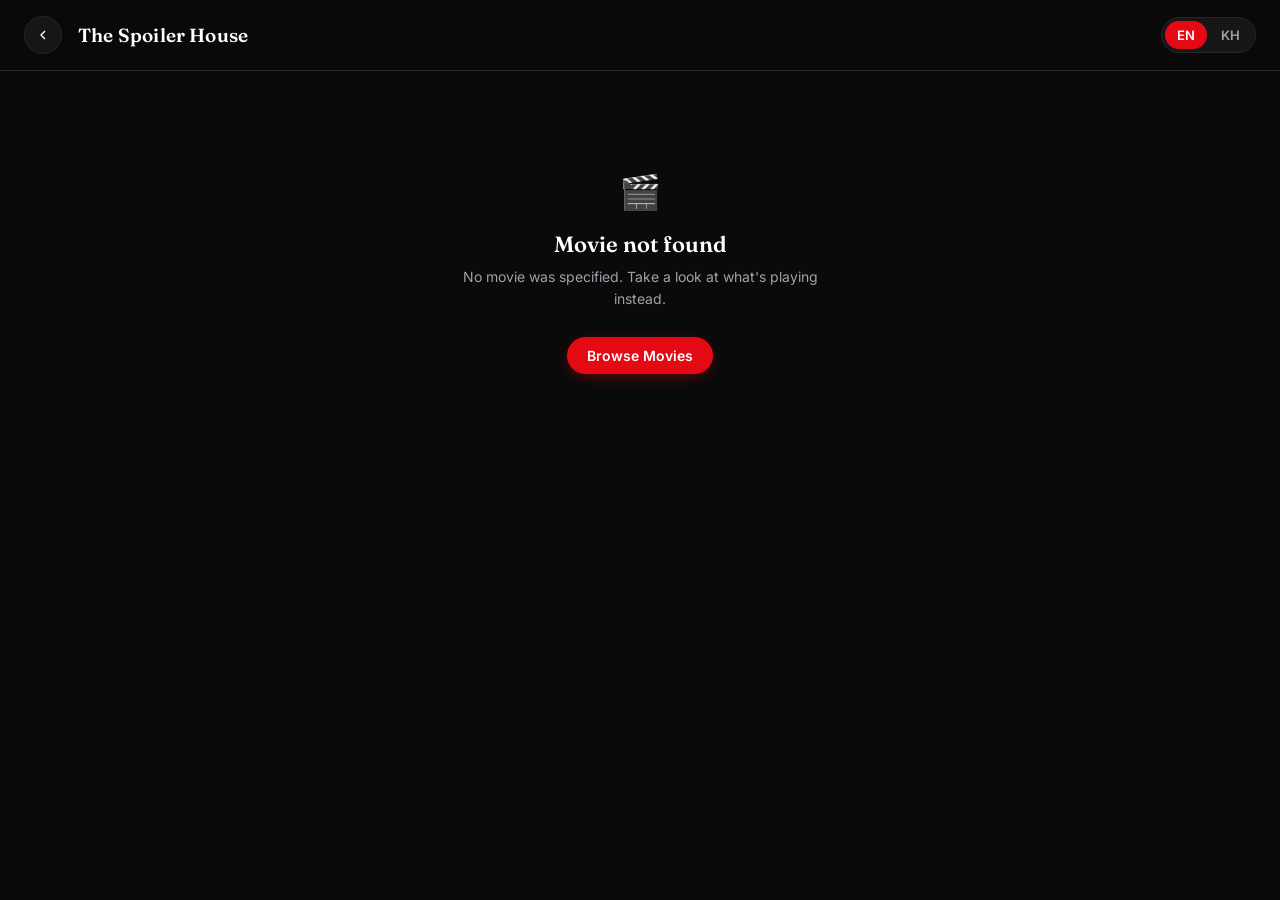
<file: movie.html>
<!DOCTYPE html>
<html lang="en">
<head>
  <meta charset="UTF-8">
  <meta name="viewport" content="width=device-width, initial-scale=1.0">
  <title>Movie Details — The Spoiler House</title>
  <link rel="stylesheet" href="Style.css">
  <link rel="stylesheet" href="booking.css">
  <link rel="stylesheet" href="movie.css">
  <link rel="preconnect" href="https://fonts.googleapis.com">
  <link href="https://fonts.googleapis.com/css2?family=Fraunces:opsz,wght@9..144,400;9..144,500;9..144,600;9..144,700&family=Inter:wght@400;500;600;700;800&display=swap" rel="stylesheet">
</head>
<body class="booking-body">

<header class="bk-topbar">
  <a href="index.html" class="bk-back" aria-label="Back to home">
    <svg viewBox="0 0 24 24" fill="none" stroke="currentColor" stroke-width="2"><path d="M15 18l-6-6 6-6"/></svg>
  </a>
  <a href="index.html" class="bk-logo serif">The Spoiler House</a>
  <div class="bk-topbar-spacer"></div>
  <div class="lang-switch" id="langSwitch">
    <button class="active" data-lang="en">EN</button>
    <button data-lang="kh">KH</button>
  </div>
</header>

<main id="mvMain"></main>

<script>
(function(){
  /* ==========================================================
     MOVIE DATA — same catalog as the homepage, plus a synopsis
     ========================================================== */
  const MOVIES = {
    showing: [
      {title:'Suzzanna: witchcraft', genre:'Action, Thriller', dur:'2h 15m', age:'R18', lang:'EN (Sub KH)', rating:8.6, poster:'https://legen-digital-cdn.app.vista.co/media/entity/get/FilmPosterGraphic/HO00000218', synopsis:"A village healer's quiet life unravels when an ancient curse resurfaces, forcing her to confront a darkness that has haunted her family for generations."},
      {title:'Supergirl', genre:'Action, Adventure, Superhero', dur:'1h 48m', age:'NC15', lang:'EN (Sub KH)', rating:7.9, poster:'https://legen-digital-cdn.app.vista.co/media/entity/get/FilmPosterGraphic/HO00000137', synopsis:'A young hero finds her own path to heroism when a threat only she can stop puts the city she calls home in danger.'},
      {title:'Combined Funerals', genre:'Horror', dur:'1h 19m', age:'G', lang:'EN (Sub KH)', rating:7.2, poster:'https://legen-digital-cdn.app.vista.co/media/entity/get/FilmPosterGraphic/HO00000250', synopsis:'When two feuding families are forced to share a single wake, old grudges awaken something far more dangerous than either side bargained for.'},
      {title:'Shake rattle & Roll: Evil Origins', genre:'Horror', dur:'2h 25m', age:'NC15', lang:'EN (Sub KH)', rating:8.9, poster:'https://legen-digital-cdn.app.vista.co/media/entity/get/FilmPosterGraphic/HO00000243', synopsis:"An anthology of interconnected nightmares traces a small town's cursed history back to the night it all began."},
      {title:'Where It Began', genre:'Horror', dur:'1h 55m', age:'NC15', lang:'KH Dub', rating:8.1, poster:'https://legen-digital-cdn.app.vista.co/media/entity/get/FilmPosterGraphic/HO00000247', synopsis:'Friends returning to their childhood home uncover the true story behind a disappearance that changed their lives forever.'},
      {title:'Death House', genre:'Crime, Thriller', dur:'1h 29m', age:'R18', lang:'Indo (Sub EN/KH)', rating:7.5, poster:'https://legen-digital-cdn.app.vista.co/media/entity/get/FilmPosterGraphic/HO00000093', synopsis:'A disgraced detective is pulled back into the case that ended her career when bodies start turning up in the same abandoned house.'},
      {title:'Toy Story: Reunion', genre:'Animation, Family', dur:'1h 42m', age:'All', lang:'EN (Sub KH)', rating:9.0, poster:'https://legen-digital-cdn.app.vista.co/media/entity/get/FilmPosterGraphic/HO00000136', synopsis:'Beloved toys reunite for one more adventure as their world faces its biggest change yet.'},
      {title:'Colony', genre:'Thriller, Action', dur:'2h 3m', age:'R18', lang:'KH', rating:8.3, poster:'https://legen-digital-cdn.app.vista.co/media/entity/get/FilmPosterGraphic/HO00000185', synopsis:"As resources run out aboard a stranded space colony, its residents must decide how far they'll go to survive."},
      {title:'Death Girlfriend', genre:'horror', dur:'1h 28m', age:'NC15', lang:'KH (Sub EN)', rating:9.0, poster:'https://legen-digital-cdn.app.vista.co/media/entity/get/FilmPosterGraphic/HO00000203', synopsis:"A whirlwind romance takes a sinister turn when a young man realizes the woman he's falling for isn't entirely of this world."},
      {title:'Disclosure Day', genre:'Science, Fiction, Thriller', dur:'2h 25m', age:'NC15', lang:'EN (Sub KH)', rating:8.3, poster:'https://legen-digital-cdn.app.vista.co/media/entity/get/FilmPosterGraphic/HO00000184', synopsis:"On the day humanity finally makes contact, one family finds itself at the center of a truth the world isn't ready for."},
      {title:'Spider-man: Brand New Day', genre:'Superhero, Adventure,Action', dur:'2h 20min', age:'All', lang:'EN (Sub KH)', rating:'9.0', poster:'https://legen-digital-cdn.app.vista.co/media/entity/get/FilmPosterGraphic/HO00000207', synopsis:"Set four years after Spider-Man: No Way Home, Peter Parker lives as an adult entirely alone."}
      
    ],
    soon: [
      {title:'Obssession', genre:'Horror, Thriller, Romance', dur:'1h 49m', age:'r18', lang:'EN', rating:0, poster:'https://legen-digital-cdn.app.vista.co/media/entity/get/FilmPosterGraphic/HO00000276', upcoming:'Jul 10', synopsis:'A passionate new relationship curdles into something far more possessive, blurring the line between devotion and danger.'},
      {title:'Minions & Monsters', genre:'Animation, Adventure, Science Fiction', dur:'1h 30m', age:'13+', lang:'EN', rating:0, poster:'https://legen-digital-cdn.app.vista.co/media/entity/get/FilmPosterGraphic/HO00000186', upcoming:'Jul 17', synopsis:'A duo of clumsy Minion outcasts who attempt to produce their own monster movie, inadvertently summoning a horde of real cinematic monsters that threaten to destroy the world.'},
      {title:'Moana(Live Action)', genre:'Adventure', dur:'1h 55m', age:'All', lang:'EN (Sub KH)', rating:0, poster:'https://legen-digital-cdn.app.vista.co/media/entity/get/FilmPosterGraphic/HO00000138', upcoming:'Jul 24', synopsis:'An island wayfinder sets out on a bold journey across the open sea, guided by courage and the call of the unknown.'},
      {title:'The Black House', genre:'Horror', dur:'1h 45m', age:'NC15', lang:'EN/KH', rating:0, poster:'https://legen-digital-cdn.app.vista.co/media/entity/get/FilmPosterGraphic/HO00000191', upcoming:'Aug 1', synopsis:'A family moves into a house with a history they were never told, and the secrets buried within its walls refuse to stay buried.'}
    ]
  };

  const CINEMAS = [
    {name:'Spoiler House — AEON Mall Sen Sok', city:'Phnom Penh'},
    {name:'Spoiler House — Olympia Mall', city:'Phnom Penh'},
    {name:'Spoiler House — Chip Mong Tower', city:'Phnom Penh'}
  ];

  function allMovies(){ return [...MOVIES.showing, ...MOVIES.soon]; }
  function findMovie(title){ return allMovies().find(m => m.title === title); }
  function isUpcoming(m){ return !!m.upcoming; }

  const main = document.getElementById('mvMain');
  const params = new URLSearchParams(window.location.search);
  const requestedTitle = params.get('title');
  const movie = requestedTitle ? findMovie(requestedTitle) : null;

  if(movie){
    renderDetail(movie);
  } else {
    renderNotFound(requestedTitle);
  }

  function starSvg(){return `<svg viewBox="0 0 24 24" fill="currentColor"><path d="M12 2l3.1 6.6 7.2.9-5.3 5 1.5 7.1L12 18l-6.5 3.6L7 14.5l-5.3-5 7.2-.9z"/></svg>`;}
  function backArrowSvg(){return `<svg viewBox="0 0 24 24" fill="none" stroke="currentColor" stroke-width="2"><path d="M15 18l-6-6 6-6"/></svg>`;}
  function arrowRightSvg(){return `<svg class="mv-cinema-pill-arrow" viewBox="0 0 24 24" fill="none" stroke="currentColor" stroke-width="2"><path d="M9 18l6-6-6-6"/></svg>`;}

  /* ==================== NOT FOUND ==================== */
  function renderNotFound(title){
    main.innerHTML = `
      <div class="mv-notfound">
        <div class="mv-notfound-icon">🎬</div>
        <div class="mv-notfound-title serif">Movie not found</div>
        <p class="mv-notfound-sub">${title ? `We couldn't find a title matching "${title}".` : "No movie was specified."} Take a look at what's playing instead.</p>
        <a href="Rerng.html#movies" class="btn btn-primary">Browse Movies</a>
      </div>`;
  }

  /* ==================== DETAIL VIEW ==================== */
  function renderDetail(m){
    const upcoming = isUpcoming(m);

    main.innerHTML = `
      <div class="mv-page">
        <a href="Rerng.html#movies" class="mv-detail-back">${backArrowSvg()} All Movies</a>

        <div class="mv-hero">
          <div class="mv-poster-wrap">
            <img src="${m.poster}" alt="${m.title} poster">
          </div>
          <div class="mv-info">
            <div class="mv-badges">
              <span class="mv-age-badge">${m.age}</span>
              ${m.rating ? `<span class="mv-rating-badge">${starSvg()}${m.rating}</span>` : ''}
              ${upcoming ? `<span class="mv-soon-badge">Releases ${m.upcoming}</span>` : ''}
            </div>
            <h1 class="mv-title serif">${m.title}</h1>
            <div class="mv-meta-row">
              <span>${m.genre}</span>
              <span>${m.dur}</span>
              <span>${m.lang}</span>
            </div>
            <p class="mv-synopsis">${m.synopsis || ''}</p>
            <div class="mv-hero-actions">
              <button class="btn btn-primary" id="mvBookBtn">${upcoming ? 'Book Advance Tickets' : 'Book Tickets'}</button>
            </div>
          </div>
        </div>

        <div class="mv-facts">
          <div class="mv-fact"><div class="mv-fact-label">Genre</div><div class="mv-fact-val">${m.genre}</div></div>
          <div class="mv-fact"><div class="mv-fact-label">Duration</div><div class="mv-fact-val">${m.dur}</div></div>
          <div class="mv-fact"><div class="mv-fact-label">Language</div><div class="mv-fact-val">${m.lang}</div></div>
          <div class="mv-fact"><div class="mv-fact-label">Rating</div><div class="mv-fact-val">${m.age}</div></div>
        </div>

        <div class="mv-cinemas-head">
          <span class="section-eyebrow">${upcoming ? 'Advance Booking' : 'Book Now'}</span>
          <h2 class="section-title serif">Available At</h2>
        </div>
        <div class="mv-cinema-list" id="mvCinemaList"></div>

        <div class="mv-related-head">
          <span class="section-eyebrow">Keep Exploring</span>
          <h2 class="section-title serif">You Might Also Like</h2>
        </div>
        <div class="movie-grid" id="mvRelatedGrid"></div>
      </div>`;

    document.getElementById('mvBookBtn').addEventListener('click', () => {
      localStorage.setItem('bk_movie', JSON.stringify(m));
      window.location.href = 'booking.html';
    });

    const cinemaList = document.getElementById('mvCinemaList');
    CINEMAS.forEach(c => {
      const pill = document.createElement('a');
      pill.href = 'booking.html?cinema=' + encodeURIComponent(c.name);
      pill.className = 'mv-cinema-pill';
      pill.innerHTML = `
        <div>
          <div class="mv-cinema-pill-name">${c.name}</div>
          <div class="mv-cinema-pill-city">${c.city}</div>
        </div>
        ${arrowRightSvg()}`;
      pill.addEventListener('click', (e) => {
        e.preventDefault();
        localStorage.setItem('bk_movie', JSON.stringify(m));
        window.location.href = pill.href;
      });
      cinemaList.appendChild(pill);
    });

    renderRelated(m);
  }

  function renderRelated(current){
    const grid = document.getElementById('mvRelatedGrid');
    const pool = isUpcoming(current) ? MOVIES.soon : MOVIES.showing;
    const related = pool.filter(m => m.title !== current.title).slice(0, 4);

    if(!related.length){
      grid.parentElement.style.display = 'none';
      return;
    }

    related.forEach((m,i) => {
      const card = document.createElement('div');
      card.className = 'movie-card fade-up';
      card.style.animationDelay = (i*0.05)+'s';
      card.innerHTML = `
        <div class="movie-poster-wrap">
          <img src="${m.poster}" alt="${m.title} poster" loading="lazy">
          <span class="age-badge">${m.age}</span>
          ${m.rating ? `<span class="rating-badge">${starSvg()}${m.rating}</span>` : `<span class="rating-badge" style="color:#A1A1AA">${m.upcoming}</span>`}
          <div class="overlay">
            <button class="quick-btn details">View Details</button>
            <button class="quick-btn book">Book Now</button>
          </div>
        </div>
        <div class="movie-info">
          <div class="movie-title">${m.title}</div>
          <div class="movie-meta">
            <span>${m.genre}</span>
            <span>${m.dur}</span>
            <span>${m.lang}</span>
          </div>
        </div>`;
      card.querySelector('.details').addEventListener('click', (e) => {
        e.stopPropagation();
        window.location.href = 'movie.html?title=' + encodeURIComponent(m.title);
      });
      card.querySelector('.book').addEventListener('click', (e) => {
        e.stopPropagation();
        localStorage.setItem('bk_movie', JSON.stringify(m));
        window.location.href = 'booking.html';
      });
      grid.appendChild(card);
    });
  }
})();
</script>
</body>
</html>
</file>
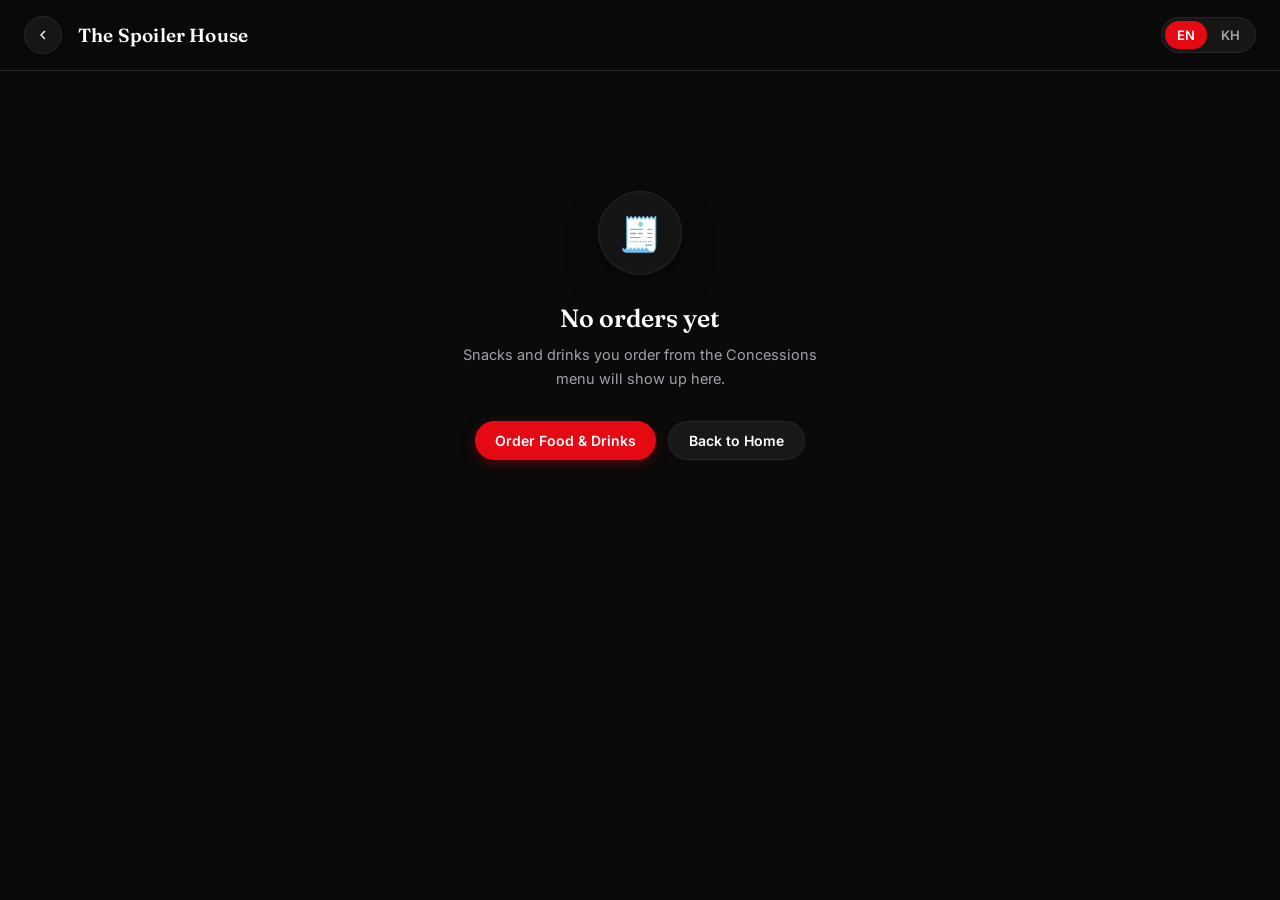
<file: orders.html>
<!DOCTYPE html>
<html lang="en">
<head>
  <meta charset="UTF-8">
  <meta name="viewport" content="width=device-width, initial-scale=1.0">
  <title>My Orders — The Spoiler House</title>
  <link rel="stylesheet" href="Style.css">
  <link rel="stylesheet" href="booking.css">
  <link rel="stylesheet" href="ticket.css">
  <link rel="preconnect" href="https://fonts.googleapis.com">
  <link href="https://fonts.googleapis.com/css2?family=Fraunces:opsz,wght@9..144,400;9..144,500;9..144,600;9..144,700&family=Inter:wght@400;500;600;700;800&display=swap" rel="stylesheet">
  <style>
    /* Order cards have no poster row, so skip the ticket-stub notches sized for that layout */
    .tix-order-card .bk-ticket::before,
    .tix-order-card .bk-ticket::after{ display:none; }
    .tix-order-card .bk-ticket-fnb-label{ margin-bottom:8px; }
    .tix-order-card .bk-ticket-meta{ font-size:13px; }
  </style>
</head>
<body class="booking-body">

<header class="bk-topbar">
  <a href="index.html" class="bk-back" aria-label="Back to home">
    <svg viewBox="0 0 24 24" fill="none" stroke="currentColor" stroke-width="2"><path d="M15 18l-6-6 6-6"/></svg>
  </a>
  <a href="index.html" class="bk-logo serif">The Spoiler House</a>
  <div class="bk-topbar-spacer"></div>
  <div class="lang-switch" id="langSwitch">
    <button class="active" data-lang="en">EN</button>
    <button data-lang="kh">KH</button>
  </div>
</header>

<main id="ordersMain"></main>

<script>
(function(){
  const main = document.getElementById('ordersMain');

  let orders = [];
  try{ orders = JSON.parse(localStorage.getItem('sh_fnb_orders') || '[]'); }
  catch(e){ orders = []; }

  if(!orders.length){
    main.innerHTML = `
      <div class="tix-empty-wrap">
        <div class="tix-empty-icon">🧾</div>
        <div class="tix-empty-title serif">No orders yet</div>
        <p class="tix-empty-sub">
          Snacks and drinks you order from the Concessions menu will show up here.
        </p>
        <div class="tix-empty-actions">
          <a href="food_drink.html" class="btn btn-primary">Order Food &amp; Drinks</a>
          <a href="Rerng.html" class="btn btn-ghost">Back to Home</a>
        </div>
      </div>`;
    return;
  }

  function formatOrderedAt(iso){
    try{
      const d = new Date(iso);
      return 'Ordered ' + d.toLocaleDateString('en', {month:'short', day:'numeric', year:'numeric'}) +
             ' at ' + d.toLocaleTimeString('en', {hour:'numeric', minute:'2-digit'});
    }catch(e){ return ''; }
  }

  function formatPrice(n){ return '$' + n.toFixed(2); }

  main.innerHTML = `
    <div class="tix-page">
      <div class="tix-page-head">
        <div class="tix-page-title serif">My Orders</div>
        <div class="tix-page-sub">${orders.length} order${orders.length>1?'s':''} placed on this device</div>
      </div>
      <div class="tix-list" id="ordersList"></div>
    </div>`;

  const list = document.getElementById('ordersList');
  orders.slice().reverse().forEach((o) => {
    const card = document.createElement('div');
    card.className = 'tix-card tix-order-card';
    card.innerHTML = `
      <div class="tix-booked-at">${formatOrderedAt(o.orderedAt)}</div>
      <div class="bk-ticket">
        <div class="bk-ticket-fnb">
          <div class="bk-ticket-fnb-label">Food &amp; Drinks</div>
          ${o.items.map(it => `<div class="bk-ticket-fnb-row"><span>${it.qty}× ${it.name}</span><span>${formatPrice(it.price*it.qty)}</span></div>`).join('')}
        </div>
        <div class="bk-ticket-divider"></div>
        <div class="bk-ticket-bottom">
          <div class="bk-ticket-code">${o.code}</div>
          <div class="bk-ticket-meta">Total: <strong>${formatPrice(o.total)}</strong></div>
        </div>
      </div>`;
    list.appendChild(card);
  });
})();
</script>
</body>
</html>
</file>
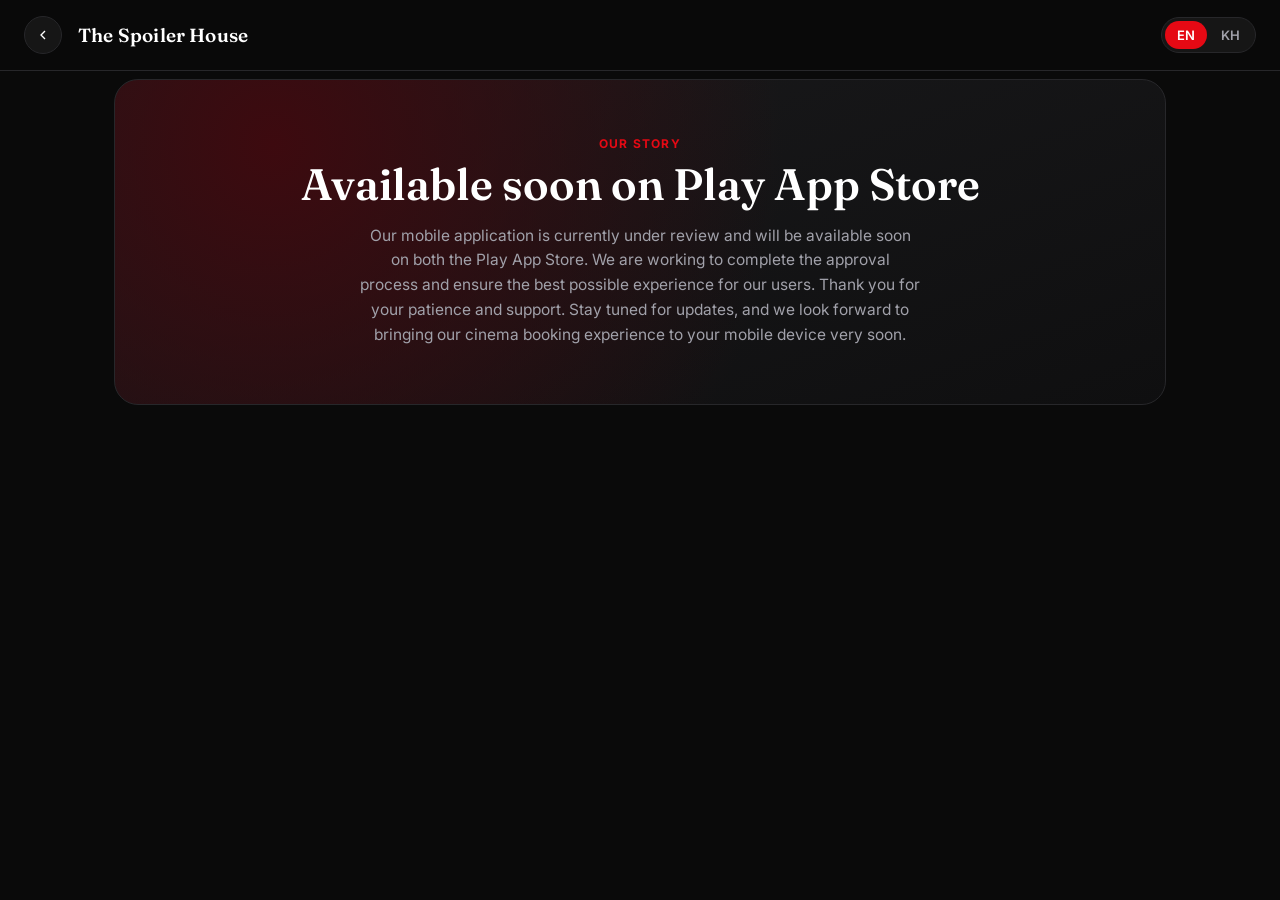
<file: playstore.html>
<!DOCTYPE html>
<html lang="en">
<head>
  <meta charset="UTF-8">
  <meta name="viewport" content="width=device-width, initial-scale=1.0">
  <title>Terms & Conditions — The Spoiler House</title>
  <meta name="description" content="Learn about The Spoiler House Cinema — Cambodia's premium movie experience with locations across Phnom Penh.">
  <link rel="stylesheet" href="Style.css">
  <link rel="stylesheet" href="booking.css">
  <link rel="stylesheet" href="about.css">
  <link rel="preconnect" href="https://fonts.googleapis.com">
  <link href="https://fonts.googleapis.com/css2?family=Fraunces:opsz,wght@9..144,400;9..144,500;9..144,600;9..144,700&family=Inter:wght@400;500;600;700;800&display=swap" rel="stylesheet">
</head>
<body class="booking-body">

<header class="bk-topbar">
  <a href="index.html" class="bk-back" aria-label="Back to home">
    <svg viewBox="0 0 24 24" fill="none" stroke="currentColor" stroke-width="2" aria-hidden="true" focusable="false"><path d="M15 18l-6-6 6-6"/></svg>
  </a>
  <a href="index.html" class="bk-logo serif">The Spoiler House</a>
  <div class="bk-topbar-spacer"></div>
  <div class="lang-switch" id="langSwitch">
    <button class="active" data-lang="en">EN</button>
    <button data-lang="kh">KH</button>
  </div>
</header>

<main id="main-content" class="au-page">

  <!-- ===== HERO ===== -->
  <section class="au-hero" aria-labelledby="au-hero-title">
    <span class="section-eyebrow">Our Story</span>
    <h1 id="au-hero-title" class="au-hero-title serif">Available soon on Play App Store</h1>
    <p class="au-hero-sub">Our mobile application is currently under review and will be available soon on both the Play App Store. We are working to complete the approval process and ensure the best possible experience for our users. Thank you for your patience and support. Stay tuned for updates, and we look forward to bringing our cinema booking experience to your mobile device very soon.
</p>
  </section>
</main>
</body>
</html>
</file>
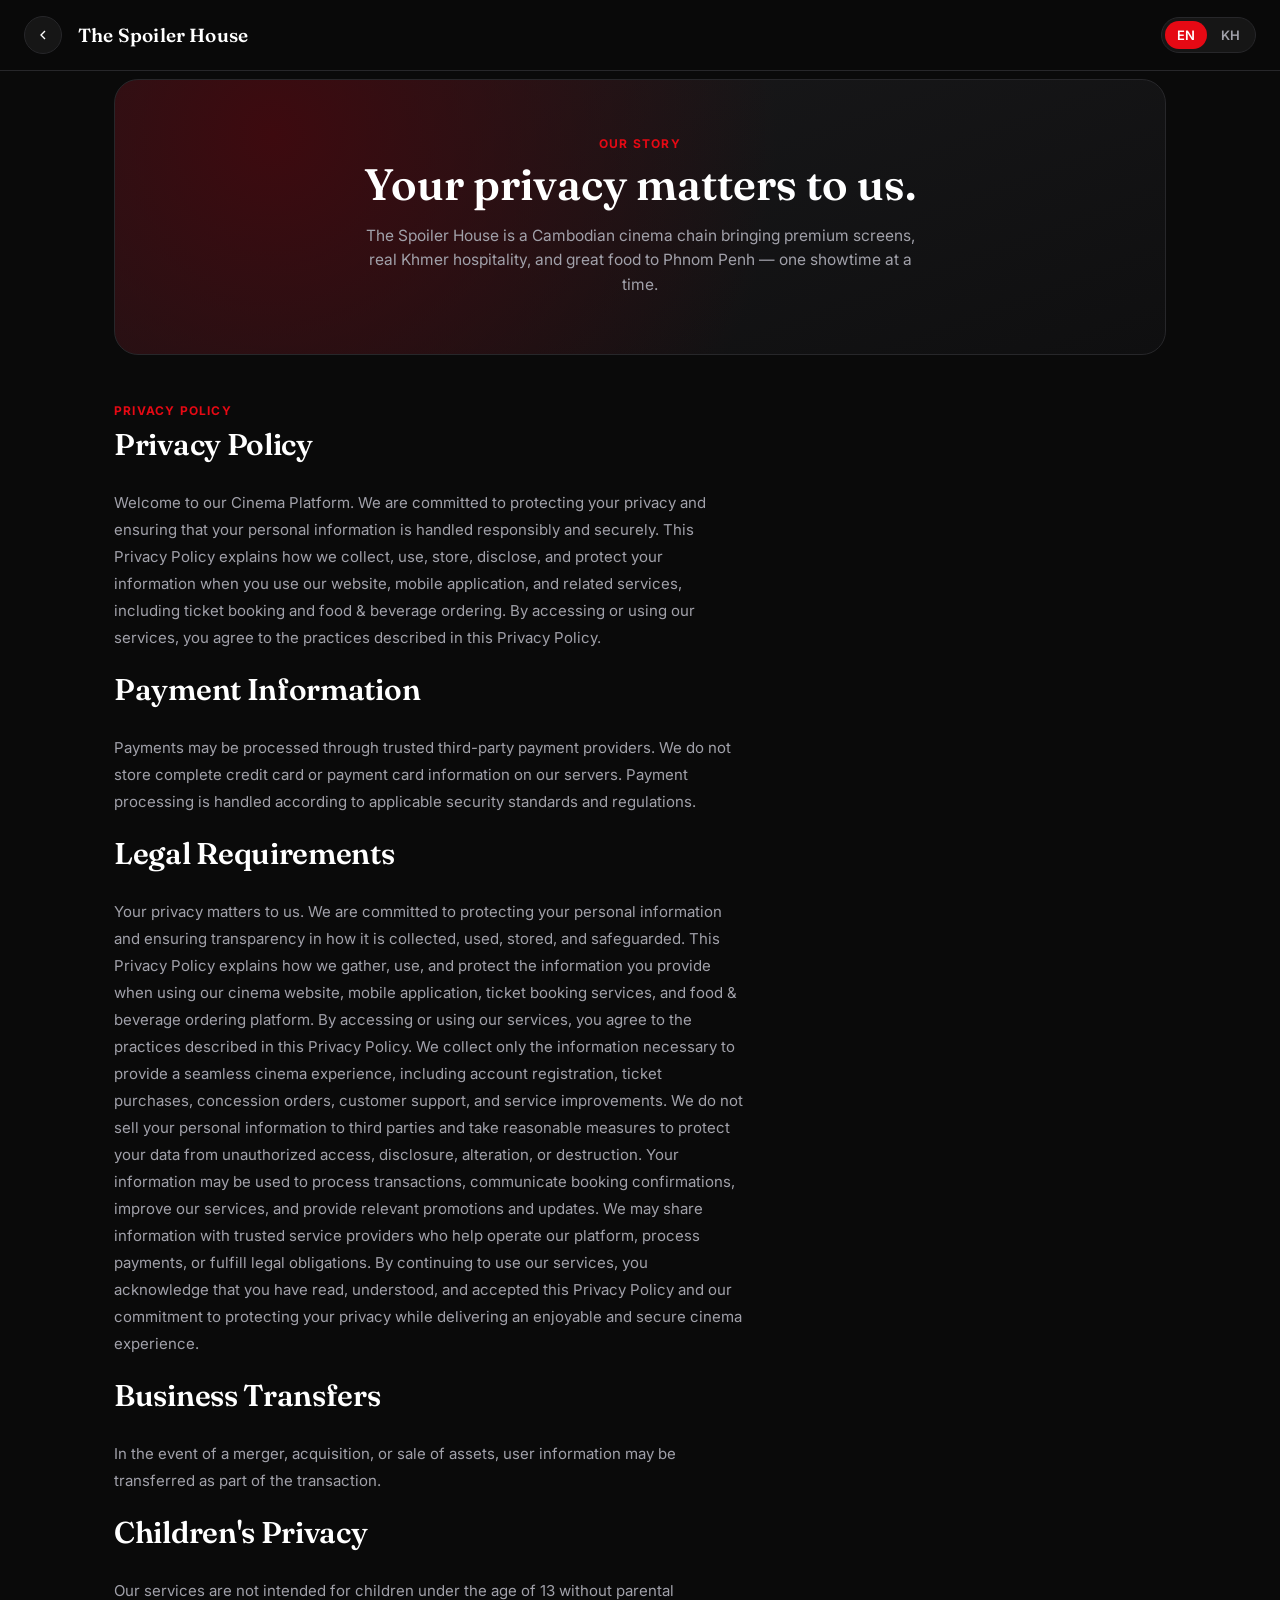
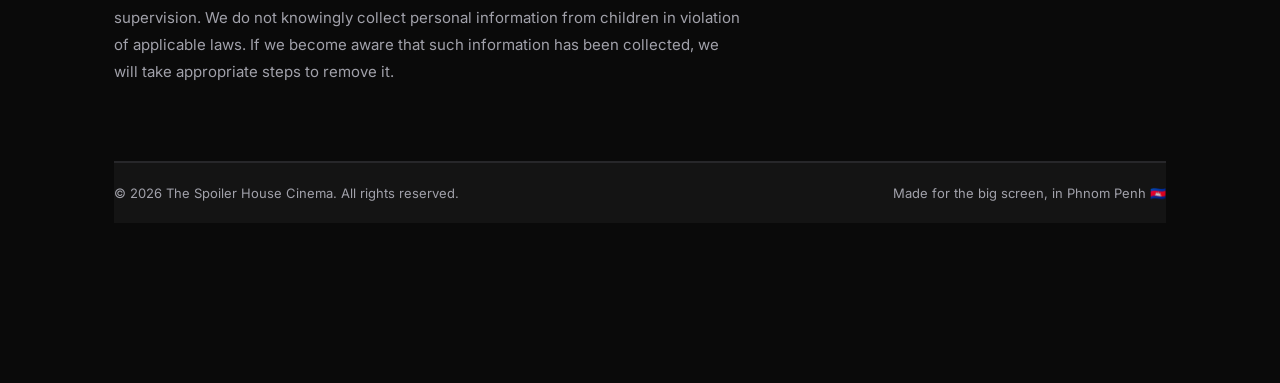
<file: privacypolicy.html>
<!DOCTYPE html>
<html lang="en">
<head>
  <meta charset="UTF-8">
  <meta name="viewport" content="width=device-width, initial-scale=1.0">
  <title>Privacy Policy — The Spoiler House</title>
  <meta name="description" content="Learn about The Spoiler House Cinema — Cambodia's premium movie experience with locations across Phnom Penh.">
  <link rel="stylesheet" href="Style.css">
  <link rel="stylesheet" href="booking.css">
  <link rel="stylesheet" href="about.css">
  <link rel="preconnect" href="https://fonts.googleapis.com">
  <link href="https://fonts.googleapis.com/css2?family=Fraunces:opsz,wght@9..144,400;9..144,500;9..144,600;9..144,700&family=Inter:wght@400;500;600;700;800&display=swap" rel="stylesheet">
</head>
<body class="booking-body">

<header class="bk-topbar">
  <a href="index.html" class="bk-back" aria-label="Back to home">
    <svg viewBox="0 0 24 24" fill="none" stroke="currentColor" stroke-width="2" aria-hidden="true" focusable="false"><path d="M15 18l-6-6 6-6"/></svg>
  </a>
  <a href="index.html" class="bk-logo serif">The Spoiler House</a>
  <div class="bk-topbar-spacer"></div>
  <div class="lang-switch" id="langSwitch">
    <button class="active" data-lang="en">EN</button>
    <button data-lang="kh">KH</button>
  </div>
</header>

<main id="main-content" class="au-page">

  <!-- ===== HERO ===== -->
  <section class="au-hero" aria-labelledby="au-hero-title">
    <span class="section-eyebrow">Our Story</span>
    <h1 id="au-hero-title" class="au-hero-title serif">Your privacy matters to us.</h1>
    <p class="au-hero-sub">The Spoiler House is a Cambodian cinema chain bringing premium screens, real Khmer hospitality, and great food to Phnom Penh — one showtime at a time.</p>
  </section>

  <!-- ===== OUR STORY ===== -->
  <section class="au-section" aria-labelledby="au-story-heading">
    <div class="au-section-head">
      <span class="section-eyebrow">Privacy Policy</span>
      <h2 id="au-story-heading" class="section-title serif">Privacy Policy</h2>
    </div>
    <p class="au-body-text">Welcome to our Cinema Platform. We are committed to protecting your privacy and ensuring that your personal information is handled responsibly and securely.
    This Privacy Policy explains how we collect, use, store, disclose, and protect your information when you use our website, mobile application, and related services, including ticket booking and food & beverage ordering.
    By accessing or using our services, you agree to the practices described in this Privacy Policy.</p><br>
    <div class="au-section-head">
      <h2 id="au-story-heading" class="section-title serif">Payment Information</h2>
    </div>
    <p class="au-body-text">Payments may be processed through trusted third-party payment providers.
     We do not store complete credit card or payment card information on our servers. Payment processing is handled according to applicable security standards and regulations.</p><br>
     <div class="au-section-head">
      <h2 id="au-story-heading" class="section-title serif">Legal Requirements</h2>
    </div>
    <p class="au-body-text">Your privacy matters to us. We are committed to protecting your personal information and ensuring transparency in how it is collected, used, stored, and safeguarded. This Privacy Policy explains how we gather, use, and protect the information you provide when using our cinema website, mobile application, ticket booking services, and food & beverage ordering platform. By accessing or using our services, you agree to the practices described in this Privacy Policy. We collect only the information necessary to provide a seamless cinema experience, including account registration, ticket purchases, concession orders, customer support, and service improvements. We do not sell your personal information to third parties and take reasonable measures to protect your data from unauthorized access, disclosure, alteration, or destruction. Your information may be used to process transactions, communicate booking confirmations, improve our services, and provide relevant promotions and updates. We may share information with trusted service providers who help operate our platform, process payments, or fulfill legal obligations. By continuing to use our services, you acknowledge that you have read, understood, and accepted this Privacy Policy and our commitment to protecting your privacy while delivering an enjoyable and secure cinema experience.</p><br>
    <div class="au-section-head">
      <h2 id="au-story-heading" class="section-title serif">Business Transfers</h2>
    </div>
    <p class="au-body-text">In the event of a merger, acquisition, or sale of assets, user information may be transferred as part of the transaction.</p><br>
    <div class="au-section-head">
      <h2 id="au-story-heading" class="section-title serif">Children's Privacy</h2>
    </div>
    <p class="au-body-text">Our services are not intended for children under the age of 13 without parental supervision.
     We do not knowingly collect personal information from children in violation of applicable laws.
     If we become aware that such information has been collected, we will take appropriate steps to remove it.</p><br>
  </section>
  <footer>
    <div class="footer-bottom">
      <span>© 2026 The Spoiler House Cinema. All rights reserved.</span>
      <span>Made for the big screen, in Phnom Penh <span aria-hidden="true">🇰🇭</span><span class="visually-hidden"> (Cambodia)</span></span>
    </div>
  </footer>
</main>
</body>
</html>
</file>
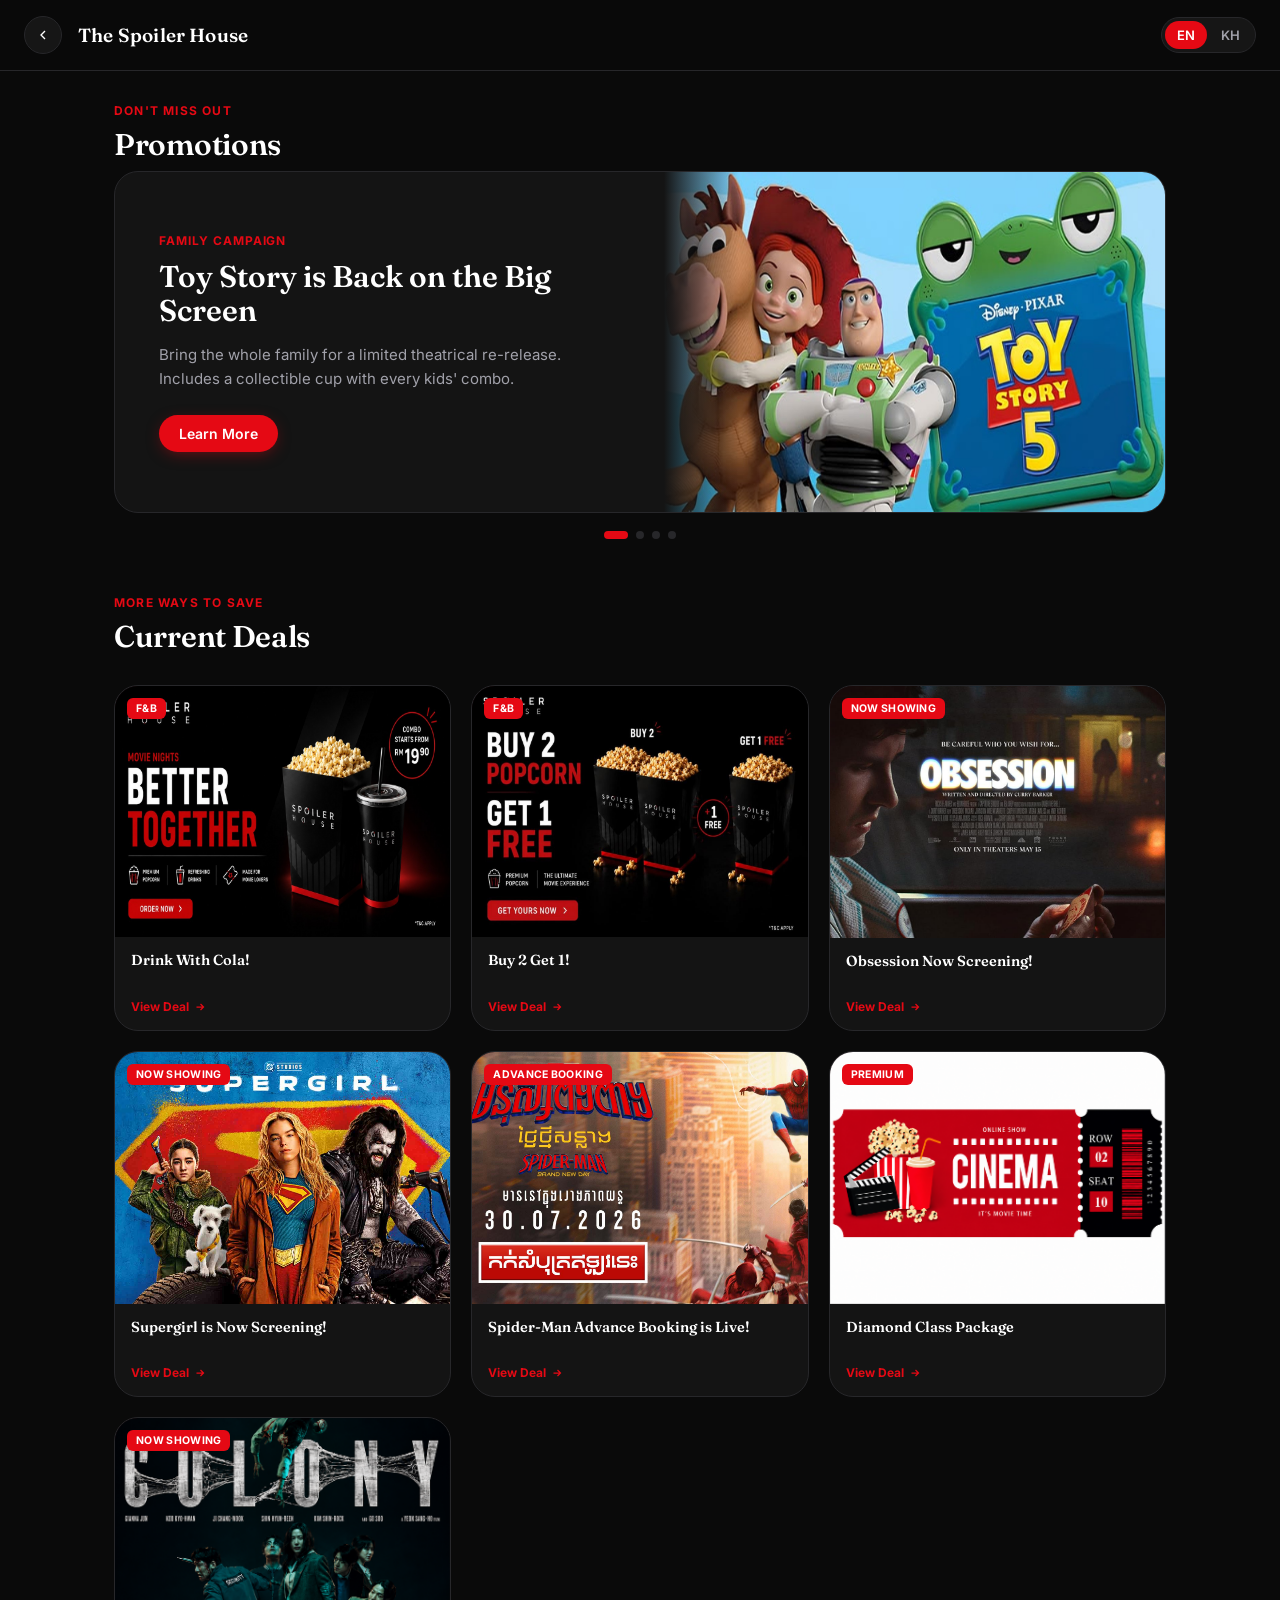
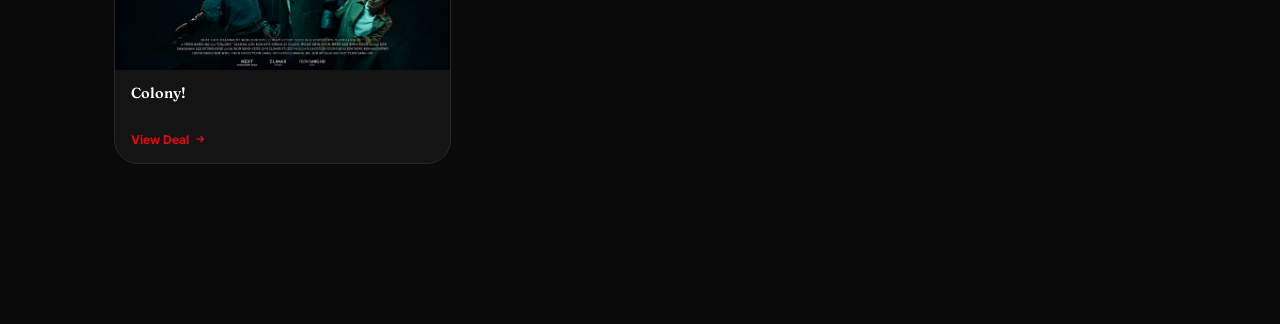
<file: promotion.html>
<!DOCTYPE html>
<html lang="en">
<head>
  <meta charset="UTF-8">
  <meta name="viewport" content="width=device-width, initial-scale=1.0">
  <title>Promotions — The Spoiler House</title>
  <link rel="stylesheet" href="Style.css">
  <link rel="stylesheet" href="booking.css">
  <link rel="stylesheet" href="promotion.css">
  <link rel="preconnect" href="https://fonts.googleapis.com">
  <link href="https://fonts.googleapis.com/css2?family=Fraunces:opsz,wght@9..144,400;9..144,500;9..144,600;9..144,700&family=Inter:wght@400;500;600;700;800&display=swap" rel="stylesheet">
</head>
<body class="booking-body">

<header class="bk-topbar">
  <a href="index.html" class="bk-back" aria-label="Back to home">
    <svg viewBox="0 0 24 24" fill="none" stroke="currentColor" stroke-width="2"><path d="M15 18l-6-6 6-6"/></svg>
  </a>
  <a href="index.html" class="bk-logo serif">The Spoiler House</a>
  <div class="bk-topbar-spacer"></div>
  <div class="lang-switch" id="langSwitch">
    <button class="active" data-lang="en">EN</button>
    <button data-lang="kh">KH</button>
  </div>
</header>
<main id="promoMain"></main>
<script>
(function(){
  /* ==========================================================
     OFFER DATA — single source of truth for board + detail view
     ========================================================== */
  const OFFERS = [
    { id:1,  type:'feature', badge:'Family Campaign', title:"Toy Story is Back on the Big Screen",
      desc:"Bring the whole family for a limited theatrical re-release. Includes a collectible cup with every kids' combo.",
      body:"For a limited run, Toy Story returns to the big screen in a special anniversary presentation. Every kids' combo purchased during the campaign comes with a free collectible cup while supplies last. A great pick for a family movie night.", img:'toystory.jpg', movieTitle:'Toy Story: Reunion' },
    { id:2,  type:'feature', badge:'Lucky Draw', title:"Minions Lucky Draw — Win a Trip to Phnom Penh's Top Resort",
      desc:"Every ticket to a Minions screening is an entry. Three lucky winners drawn at the end of the month.",
      body:"Book any Minions screening and you're automatically entered into our monthly lucky draw. Three winners will be selected at the end of the month to win a getaway package at one of Phnom Penh's top resorts. No purchase beyond your ticket required — the more screenings you attend, the more entries you earn.", img:'minion.jpg', movieTitle:'Minions & Monsters' },
    { id:3,  type:'feature', badge:'F&B Deal', title:"Popcorn Combo Offers, Every Day",
      desc:"Mix-and-match popcorn flavors with any drink, starting from $2.50. Available at every Legend Cinema location.",
      body:"Available every day at every location — mix and match your favorite popcorn flavors with any drink on the menu, starting from just $2.50. Ask our concession staff for the current flavor lineup when you arrive.", img:'banner.jpg', fnb:true },
    { id:4,  type:'feature', badge:'Membership', title:"The Spoiler House Club Benefits, Unlocked",
      desc:"Earn points on every ticket and combo, redeemable for free movies, upgrades, and member-only screenings.",
      body:"Join The Spoiler House Club for free and start earning points on every ticket and food combo you purchase. Points can be redeemed for free tickets, seat upgrades, and access to member-only early screenings — plus a free ticket on your birthday, every year.", img:'popcorn.jpg' },
    { id:5,  type:'deal', badge:'F&B', title:'Drink With Cola!',
      desc:'Grab any medium or large combo and add an ice-cold Cola for just $1 more.',
      body:'For a limited time, add an ice-cold Cola to any medium or large combo for just $1 more. Available at the concession counter — just mention the offer when you order.',img:'banner1.png', fnb:true },
    { id:6,  type:'deal', badge:'F&B', title:'Buy 2 Get 1!',
      desc:'Buy two regular popcorns and get two more completely free — perfect for group outings.',
      body:'Bring your friends — buy two regular popcorns and get two more absolutely free. Valid on regular-size popcorn only, while stocks last, at all Spoiler House locations.', img:'popcorn2.jpg', fnb:true },
    { id:7,  type:'deal', badge:'Now Showing', title:'Obsession Now Screening!',
      desc:'The psychological thriller everyone is talking about is now playing in select cinemas.',
      body:'Obsession is now showing in select cinemas. This gripping psychological thriller has audiences on the edge of their seats — book early, as showtimes are filling up fast.', img:'obsession.png', movieTitle:'Obssession'},
    { id:8,  type:'deal', badge:'Now Showing', title:'Supergirl is Now Screening!',
      desc:'The high-flying superhero adventure has landed. Catch it now in IMAX and standard formats.',
      body:'Supergirl has officially landed in cinemas. Catch the high-flying superhero adventure in your choice of standard or IMAX formats, now showing at all Spoiler House locations.', img:'super_girl.png', movieTitle:'Supergirl'},
    { id:9,  type:'deal', badge:'Advance Booking', title:'Spider-Man Advance Booking is Live!',
      desc:'Secure your seats early for the most anticipated release of the year.',
      body:'Advance booking for the year\'s most anticipated Spider-Man release is now open. Reserve your preferred seats and showtime before they sell out — early birds also get priority seat selection.', img:'spiderman.png'},
    { id:10, type:'deal', badge:'Premium', title:'Diamond Class Package',
      desc:'Reclining leather seats, a dedicated server, and a private lounge for the ultimate movie night.',
      body:'Step up to Diamond Class for the ultimate movie night: fully reclining leather seats, a dedicated in-theater server, and access to a private lounge before showtime. Available at select locations — book early, capacity is limited.',img:'diamondpromotion.png' },
    { id:11, type:'deal', badge:'Now Showing', title:'Colony!',
      desc:'A sweeping sci-fi epic now playing on the big screen.',
      body:'Colony, this season\'s sweeping sci-fi epic, is now playing on the big screen. Best experienced in IMAX for the full scale of its world.',img:'colony1.png', movieTitle:'Colony'}
  ];

  /* ==========================================================
     MOVIE LOOKUP — mirrors the relevant entries from movie.html's
     catalog so a promo tied to a specific film can hand booking.html
     the correct movie instead of whatever was last browsed.
     ========================================================== */
  const MOVIE_LOOKUP = {
    'Toy Story: Reunion': {title:'Toy Story: Reunion', genre:'Animation, Family', dur:'1h 42m', age:'All', lang:'EN (Sub KH)', rating:9.0, poster:'https://legen-digital-cdn.app.vista.co/media/entity/get/FilmPosterGraphic/HO00000136'},
    'Minions & Monsters': {title:'Minions & Monsters', genre:'Animation, Adventure, Science Fiction', dur:'1h 30m', age:'13+', lang:'EN', rating:0, poster:'https://legen-digital-cdn.app.vista.co/media/entity/get/FilmPosterGraphic/HO00000186', upcoming:'Jul 17'},
    'Obssession': {title:'Obssession', genre:'Horror, Thriller, Romance', dur:'1h 49m', age:'r18', lang:'EN', rating:0, poster:'https://legen-digital-cdn.app.vista.co/media/entity/get/FilmPosterGraphic/HO00000276', upcoming:'Jul 10'},
    'Supergirl': {title:'Supergirl', genre:'Action, Adventure, Superhero', dur:'1h 48m', age:'NC15', lang:'EN (Sub KH)', rating:7.9, poster:'https://legen-digital-cdn.app.vista.co/media/entity/get/FilmPosterGraphic/HO00000137'},
    'Colony': {title:'Colony', genre:'Thriller, Action', dur:'2h 3m', age:'R18', lang:'KH', rating:8.3, poster:'https://legen-digital-cdn.app.vista.co/media/entity/get/FilmPosterGraphic/HO00000185'}
  };

  const main = document.getElementById('promoMain');
  const params = new URLSearchParams(window.location.search);
  const id = parseInt(params.get('id'), 10);
  const offer = OFFERS.find(o => o.id === id);

  if(offer){
    renderDetail(offer);
  } else {
    renderBoard();
  }

  /* ==================== DETAIL VIEW ==================== */
  function renderDetail(o){
    // Work out where the primary action button should actually send people.
    const movie = o.movieTitle ? MOVIE_LOOKUP[o.movieTitle] : null;
    let actionHref = 'Rerng.html#movies';
    let actionLabel = 'Browse Movies';
    if(movie){
      actionHref = 'booking.html';
      actionLabel = movie.upcoming ? 'Book Advance Tickets' : 'Book Now';
    } else if(o.fnb){
      actionHref = 'food_drink.html';
      actionLabel = 'Order Now';
    }

    main.innerHTML = `
      <div class="promo-detail-wrap">
        <a href="promotion.html" class="promo-detail-back">
          <svg viewBox="0 0 24 24" fill="none" stroke="currentColor" stroke-width="2"><path d="M15 18l-6-6 6-6"/></svg>
          All Promotions
        </a>

        <div class="promo-detail-media">
          <img src="${o.img}" alt="${o.title}">
        </div>

        <span class="deal-badge promo-detail-badge">${o.badge}</span>
        <h1 class="promo-detail-title serif">${o.title}</h1>
        <p class="promo-detail-body">${o.body}</p>

        <div class="promo-detail-actions">
          <a href="${actionHref}" class="btn btn-primary" id="promoActionBtn">${actionLabel}</a>
          <a href="promotion.html" class="btn btn-ghost">Back to All Promotions</a>
        </div>
      </div>`;

    // If this offer is tied to a specific movie, stash the *correct* movie
    // data before navigating so booking.html doesn't fall back to whatever
    // was last browsed in localStorage.
    if(movie){
      document.getElementById('promoActionBtn').addEventListener('click', (e) => {
        e.preventDefault();
        localStorage.setItem('bk_movie', JSON.stringify(movie));
        window.location.href = actionHref;
      });
    }
  }

  /* ==================== BOARD VIEW ==================== */
  function renderBoard(){
    const features = OFFERS.filter(o => o.type === 'feature');
    const deals = OFFERS.filter(o => o.type === 'deal');

    main.innerHTML = `
      <div class="promo-page">
        <div class="promo-page-head">
          <span class="section-eyebrow">Don't Miss Out</span>
          <h1 class="section-title serif">Promotions</h1>
        </div>

        <div class="promo-slider">
          <div class="promo-track" id="promoTrack">
            ${features.map((o,i) => `
              <div class="promo-slide${i===0 ? ' active' : ''}">
                <div class="promo-text">
                  <span class="promo-eyebrow">${o.badge}</span>
                  <h3 class="promo-title serif">${o.title}</h3>
                  <p class="promo-desc">${o.desc}</p>
                  <a href="promotion.html?id=${o.id}" class="btn btn-primary">Learn More</a>
                </div>
                <div class="promo-img-wrap"><img src="${o.img}" alt=""></div>
              </div>`).join('')}
          </div>
          <div class="promo-nav" id="promoNav"></div>
        </div>

        <div class="deals-subhead">
          <div>
            <span class="section-eyebrow">More Ways to Save</span>
            <h2 class="section-title serif">Current Deals</h2>
          </div>
        </div>

        <div class="deal-grid">
          ${deals.map(o => `
            <a href="promotion.html?id=${o.id}" class="deal-card">
              <div class="deal-media">
                <span class="deal-badge">${o.badge}</span>
                <img src="${o.img}" alt="${o.title}" class="deal-img" loading="lazy">
              </div>
              <div class="deal-info">
                <div class="deal-title">${o.title}</div>
                <div class="deal-cta">View Deal
                  <svg viewBox="0 0 24 24" fill="none" stroke="currentColor" stroke-width="2.5"><path d="M5 12h14M13 6l6 6-6 6"/></svg>
                </div>
              </div>
            </a>`).join('')}
        </div>
      </div>`;

    /* slider behavior */
    const slides = document.querySelectorAll('.promo-slide');
    const nav = document.getElementById('promoNav');
    let idx = 0, timer;
    slides.forEach((_, i) => {
      const b = document.createElement('button');
      if(i === 0) b.classList.add('active');
      b.addEventListener('click', () => go(i));
      nav.appendChild(b);
    });
    const dots = nav.querySelectorAll('button');
    function go(i){
      slides[idx].classList.remove('active');
      dots[idx].classList.remove('active');
      idx = (i + slides.length) % slides.length;
      slides[idx].classList.add('active');
      dots[idx].classList.add('active');
      restart();
    }
    function restart(){ clearInterval(timer); timer = setInterval(() => go(idx + 1), 6000); }
    if(slides.length > 1) restart();
  }
})();
</script>
</body>
</html>
</file>
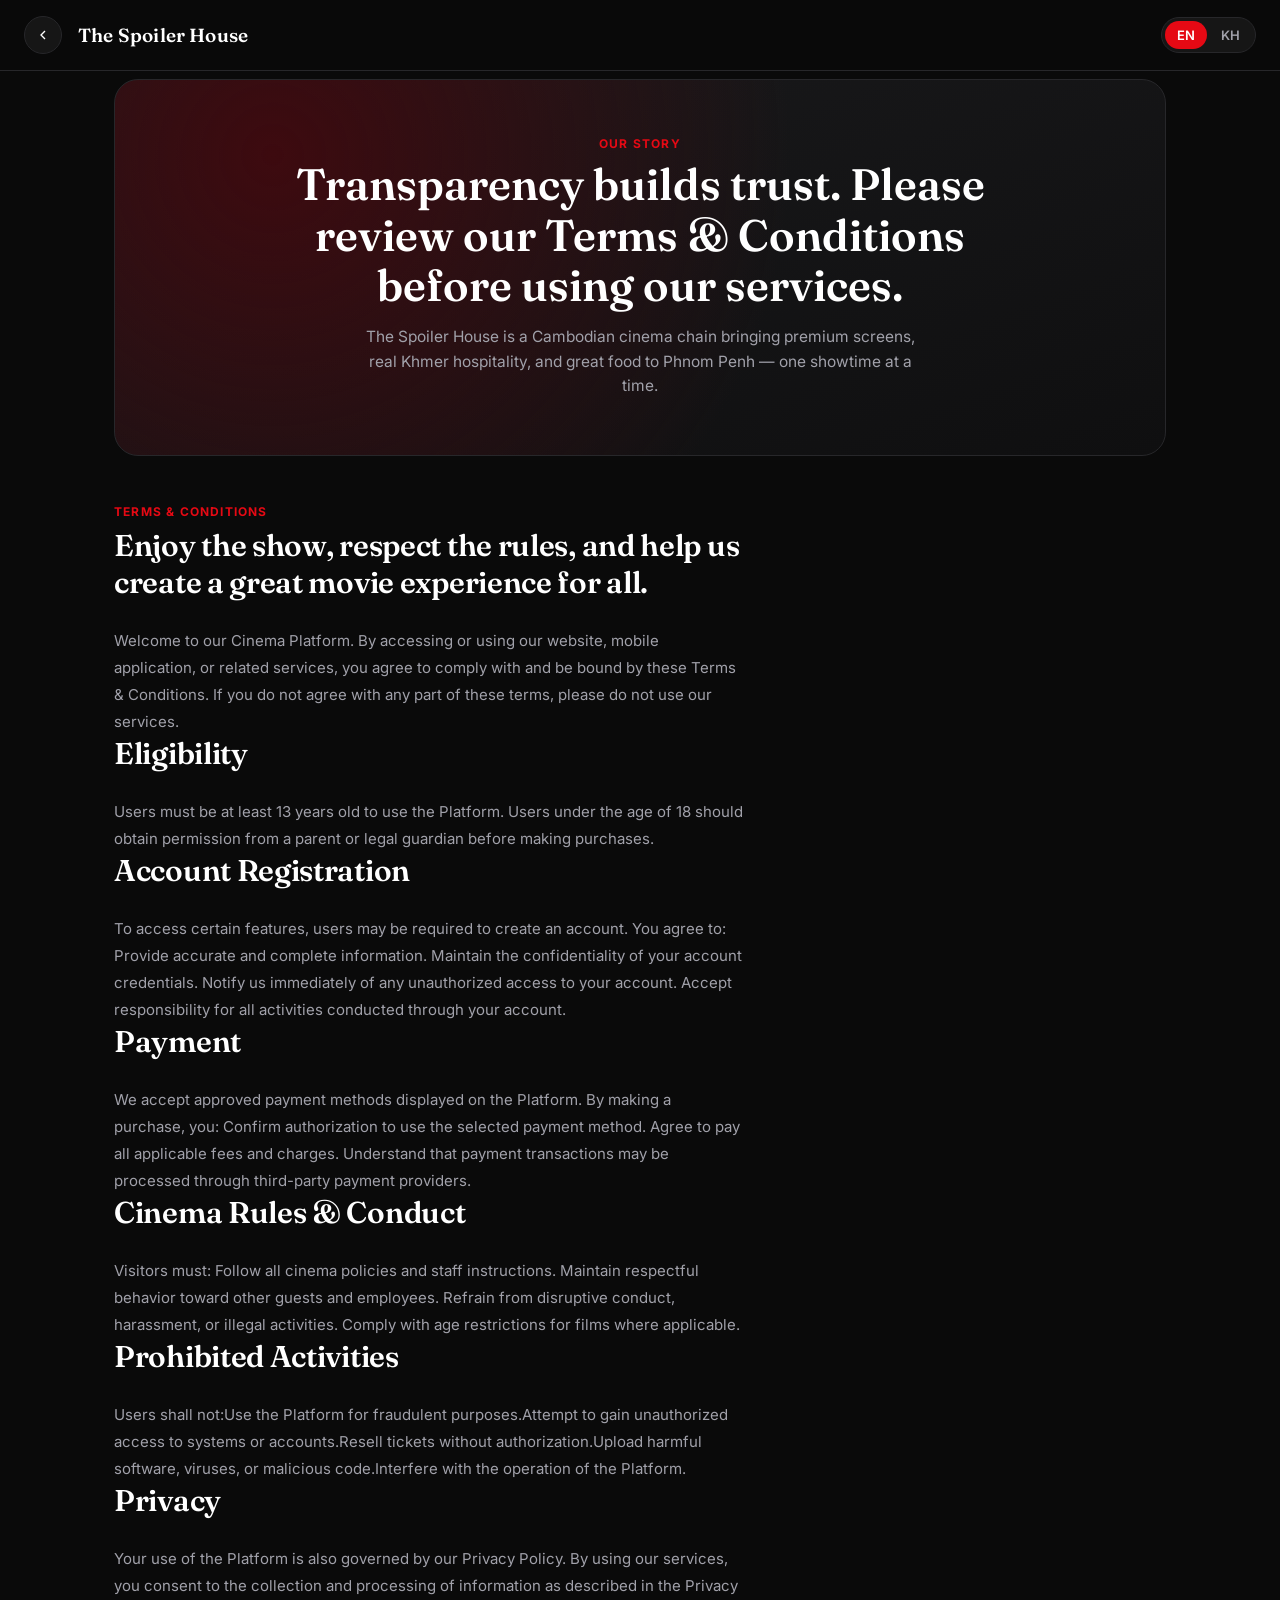
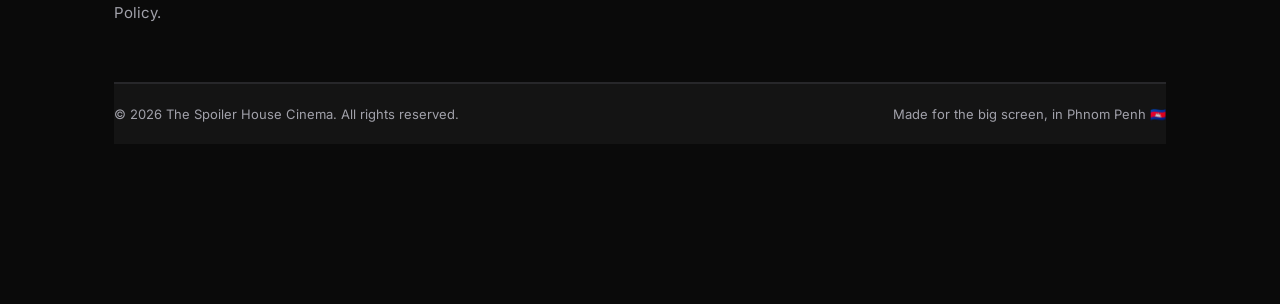
<file: termsconditions.html>
<!DOCTYPE html>
<html lang="en">
<head>
  <meta charset="UTF-8">
  <meta name="viewport" content="width=device-width, initial-scale=1.0">
  <title>Terms & Conditions — The Spoiler House</title>
  <meta name="description" content="Learn about The Spoiler House Cinema — Cambodia's premium movie experience with locations across Phnom Penh.">
  <link rel="stylesheet" href="Style.css">
  <link rel="stylesheet" href="booking.css">
  <link rel="stylesheet" href="about.css">
  <link rel="preconnect" href="https://fonts.googleapis.com">
  <link href="https://fonts.googleapis.com/css2?family=Fraunces:opsz,wght@9..144,400;9..144,500;9..144,600;9..144,700&family=Inter:wght@400;500;600;700;800&display=swap" rel="stylesheet">
</head>
<body class="booking-body">

<header class="bk-topbar">
  <a href="index.html" class="bk-back" aria-label="Back to home">
    <svg viewBox="0 0 24 24" fill="none" stroke="currentColor" stroke-width="2" aria-hidden="true" focusable="false"><path d="M15 18l-6-6 6-6"/></svg>
  </a>
  <a href="index.html" class="bk-logo serif">The Spoiler House</a>
  <div class="bk-topbar-spacer"></div>
  <div class="lang-switch" id="langSwitch">
    <button class="active" data-lang="en">EN</button>
    <button data-lang="kh">KH</button>
  </div>
</header>

<main id="main-content" class="au-page">

  <!-- ===== HERO ===== -->
  <section class="au-hero" aria-labelledby="au-hero-title">
    <span class="section-eyebrow">Our Story</span>
    <h1 id="au-hero-title" class="au-hero-title serif">Transparency builds trust. Please review our Terms & Conditions before using our services.</h1>
    <p class="au-hero-sub">The Spoiler House is a Cambodian cinema chain bringing premium screens, real Khmer hospitality, and great food to Phnom Penh — one showtime at a time.</p>
  </section>

  <!-- ===== OUR STORY ===== -->
  <section class="au-section" aria-labelledby="au-story-heading">
    <div class="au-section-head">
      <span class="section-eyebrow">Terms & Conditions</span>
      <h2 id="au-story-heading" class="section-title serif">Enjoy the show, respect the rules, and help us create a great movie experience for all.</h2>
    </div>
    <p class="au-body-text">Welcome to our Cinema Platform. By accessing or using our website, mobile application, or related services, you agree to comply with and be bound by these Terms & Conditions. If you do not agree with any part of these terms, please do not use our services.</p>
    <div class="au-section-head">
        <h2 id="au-story-heading" class="section-title serif">Eligibility</h2>
    </div>
    <p class="au-body-text">Users must be at least 13 years old to use the Platform. Users under the age of 18 should obtain permission from a parent or legal guardian before making purchases.</p>
    <div class="au-section-head">
        <h2 id="au-story-heading" class="section-title serif">Account Registration</h2>
    </div>
    <p class="au-body-text">To access certain features, users may be required to create an account.
     You agree to:
     Provide accurate and complete information.
     Maintain the confidentiality of your account credentials.
     Notify us immediately of any unauthorized access to your account.
     Accept responsibility for all activities conducted through your account.</p>
    <div class="au-section-head">
        <h2 id="au-story-heading" class="section-title serif">Payment</h2>
    </div>
    <p class="au-body-text">We accept approved payment methods displayed on the Platform.
     By making a purchase, you:
     Confirm authorization to use the selected payment method.
     Agree to pay all applicable fees and charges.
     Understand that payment transactions may be processed through third-party payment providers.</p>
    <div class="au-section-head">
        <h2 id="au-story-heading" class="section-title serif">Cinema Rules & Conduct</h2>
    </div>
    <p class="au-body-text">Visitors must:
     Follow all cinema policies and staff instructions.
     Maintain respectful behavior toward other guests and employees.
     Refrain from disruptive conduct, harassment, or illegal activities.
     Comply with age restrictions for films where applicable.</p>
    <div class="au-section-head">
        <h2 id="au-story-heading" class="section-title serif">Prohibited Activities</h2>
    </div>
    <p class="au-body-text">Users shall not:Use the Platform for fraudulent purposes.Attempt to gain unauthorized access to systems or accounts.Resell tickets without authorization.Upload harmful software, viruses, or malicious code.Interfere with the operation of the Platform.</p>
    <div class="au-section-head">
        <h2 id="au-story-heading" class="section-title serif">Privacy</h2>
    </div>
    <p class="au-body-text">Your use of the Platform is also governed by our Privacy Policy. By using our services, you consent to the collection and processing of information as described in the Privacy Policy.</p>
  </section>
  <footer>
    <div class="footer-bottom">
      <span>© 2026 The Spoiler House Cinema. All rights reserved.</span>
      <span>Made for the big screen, in Phnom Penh <span aria-hidden="true">🇰🇭</span><span class="visually-hidden"> (Cambodia)</span></span>
    </div>
</footer>
</main>
</body>
</html>
</file>
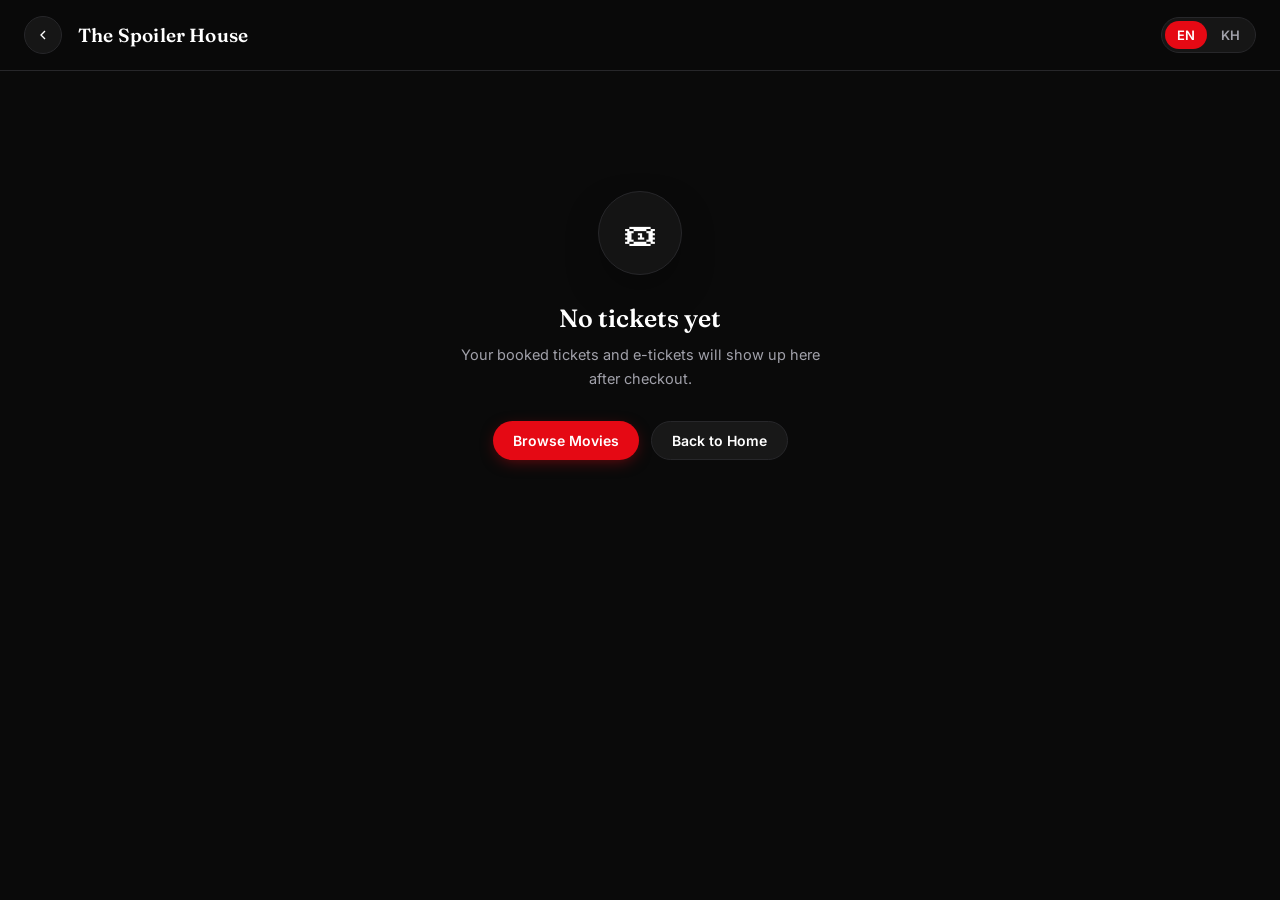
<file: ticket.html>
<!DOCTYPE html>
<html lang="en">
<head>
  <meta charset="UTF-8">
  <meta name="viewport" content="width=device-width, initial-scale=1.0">
  <title>My Tickets — The Spoiler House</title>
  <link rel="stylesheet" href="Style.css">
  <link rel="stylesheet" href="booking.css">
  <link rel="stylesheet" href="ticket.css">
  <link rel="preconnect" href="https://fonts.googleapis.com">
  <link href="https://fonts.googleapis.com/css2?family=Fraunces:opsz,wght@9..144,400;9..144,500;9..144,600;9..144,700&family=Inter:wght@400;500;600;700;800&display=swap" rel="stylesheet">
</head>
<body class="booking-body">

<header class="bk-topbar">
  <a href="index.html" class="bk-back" aria-label="Back to home">
    <svg viewBox="0 0 24 24" fill="none" stroke="currentColor" stroke-width="2"><path d="M15 18l-6-6 6-6"/></svg>
  </a>
  <a href="index.html" class="bk-logo serif">The Spoiler House</a>
  <div class="bk-topbar-spacer"></div>
  <div class="lang-switch" id="langSwitch">
    <button class="active" data-lang="en">EN</button>
    <button data-lang="kh">KH</button>
  </div>
</header>

<main id="tixMain"></main>

<script>
(function(){
  const main = document.getElementById('tixMain');

  let tickets = [];
  try{ tickets = JSON.parse(localStorage.getItem('sh_tickets') || '[]'); }
  catch(e){ tickets = []; }

  if(!tickets.length){
    main.innerHTML = `
      <div class="tix-empty-wrap">
        <div class="tix-empty-icon">🎟</div>
        <div class="tix-empty-title serif">No tickets yet</div>
        <p class="tix-empty-sub">
          Your booked tickets and e-tickets will show up here after checkout.
        </p>
        <div class="tix-empty-actions">
          <a href="Rerng.html#movies" class="btn btn-primary">Browse Movies</a>
          <a href="Rerng.html" class="btn btn-ghost">Back to Home</a>
        </div>
      </div>`;
    return;
  }

  function formatBookedAt(iso){
    try{
      const d = new Date(iso);
      return 'Booked ' + d.toLocaleDateString('en', {month:'short', day:'numeric', year:'numeric'}) +
             ' at ' + d.toLocaleTimeString('en', {hour:'numeric', minute:'2-digit'});
    }catch(e){ return ''; }
  }

  function downloadTicket(t){
    const fnbRows = (t.fnb && t.fnb.length)
      ? t.fnb.map(f => `<div class="meta">${f.qty}× ${f.name} — $${(f.price*f.qty).toFixed(2)}</div>`).join('')
      : '';
    const html = `<!DOCTYPE html>
<html lang="en"><head><meta charset="UTF-8">
<title>E-Ticket — ${t.code}</title>
<style>
  body{font-family:'Inter',Arial,sans-serif;background:#0A0A0A;color:#fff;margin:0;padding:40px;}
  .ticket{max-width:420px;margin:0 auto;background:#141414;border:1px solid #27272A;border-radius:24px;padding:28px;}
  .top{display:flex;gap:14px;}
  .poster{width:72px;height:104px;border-radius:10px;object-fit:cover;flex-shrink:0;}
  .title{font-size:19px;font-weight:700;margin-bottom:6px;}
  .meta{font-size:13px;color:#A1A1AA;margin-top:3px;}
  .divider{height:1px;background:#27272A;margin:20px 0;}
  .fnb-label{font-size:11px;font-weight:700;letter-spacing:.05em;text-transform:uppercase;color:#71717A;margin-bottom:8px;}
  .bottom{display:flex;align-items:center;justify-content:space-between;}
  .code{font-size:17px;font-weight:700;letter-spacing:.05em;color:#E50914;}
  .qr{font-size:46px;line-height:1;}
  .brand{text-align:center;font-size:12px;color:#71717A;margin-top:24px;letter-spacing:.04em;}
<\/style></head>
<body>
  <div class="ticket">
    <div class="top">
      <img class="poster" src="${t.poster}" alt="">
      <div>
        <div class="title">${t.title}</div>
        <div class="meta">${t.cinema}</div>
        <div class="meta">${t.date} · ${t.showtime}</div>
        <div class="meta">Seats: ${t.seats}</div>
      </div>
    </div>
    ${fnbRows ? `<div class="divider"></div><div class="fnb-label">Food &amp; Drinks</div>${fnbRows}` : ''}
    <div class="divider"></div>
    <div class="bottom">
      <div class="code">${t.code}</div>
      <div class="qr">▦</div>
    </div>
  </div>
  <div class="brand">THE SPOILER HOUSE CINEMA — Show this at the entrance</div>
<\/body><\/html>`;
    const blob = new Blob([html], {type:'text/html'});
    const url = URL.createObjectURL(blob);
    const a = document.createElement('a');
    a.href = url;
    a.download = `e-ticket-${t.code}.html`;
    document.body.appendChild(a);
    a.click();
    document.body.removeChild(a);
    URL.revokeObjectURL(url);
  }

  main.innerHTML = `
    <div class="tix-page">
      <div class="tix-page-head">
        <div class="tix-page-title serif">My Tickets</div>
        <div class="tix-page-sub">${tickets.length} ticket${tickets.length>1?'s':''} booked on this device</div>
      </div>
      <div class="tix-list" id="tixList"></div>
    </div>`;

  const list = document.getElementById('tixList');
  tickets.slice().reverse().forEach((t, i) => {
    const card = document.createElement('div');
    card.className = 'tix-card';
    const fnbHtml = (t.fnb && t.fnb.length) ? `
        <div class="bk-ticket-divider"></div>
        <div class="bk-ticket-fnb">
          <div class="bk-ticket-fnb-label">Food &amp; Drinks</div>
          ${t.fnb.map(f => `<div class="bk-ticket-fnb-row"><span>${f.qty}× ${f.name}</span><span>$${(f.price*f.qty).toFixed(2)}</span></div>`).join('')}
        </div>` : '';
    card.innerHTML = `
      <div class="tix-booked-at">${formatBookedAt(t.bookedAt)}</div>
      <div class="bk-ticket">
        <div class="bk-ticket-top">
          <img src="${t.poster}" class="bk-ticket-poster" alt="${t.title}">
          <div class="bk-ticket-info">
            <div class="bk-ticket-title serif">${t.title}</div>
            <div class="bk-ticket-meta">${t.cinema}</div>
            <div class="bk-ticket-meta">${t.date} · ${t.showtime}</div>
            <div class="bk-ticket-meta">Seats: ${t.seats}</div>
          </div>
        </div>
        ${fnbHtml}
        <div class="bk-ticket-divider"></div>
        <div class="bk-ticket-bottom">
          <div class="bk-ticket-code">${t.code}</div>
          <div class="bk-ticket-qr">▦</div>
        </div>
      </div>
      <div class="tix-card-actions">
        <button class="btn btn-ghost" data-i="${i}">Download Again</button>
      </div>`;
    card.querySelector('[data-i]').addEventListener('click', () => downloadTicket(t));
    list.appendChild(card);
  });
})();
</script>
</body>
</html>
</file>
<file: Style.css>
:root{
  --primary:#E50914;
  --primary-dim:#A30710;
  --crimson-glow:#3D0A0F;
  --bg:#0A0A0A;
  --card:#141414;
  --card-hover:#1C1C1F;
  --text:#FFFFFF;
  --text-secondary:#A1A1AA;
  --border:#27272A;
  --radius-lg:24px;
  --radius-md:16px;
  --ease:cubic-bezier(.22,1,.36,1);
}

*{margin:0;padding:0;box-sizing:border-box;}
html{scroll-behavior:smooth;}
body{
  background:var(--bg);
  color:var(--text);
  font-family:'Inter',sans-serif;
  -webkit-font-smoothing:antialiased;
  overflow-x:hidden;
}
img{display:block;max-width:100%;}
a{color:inherit;text-decoration:none;}
button{font-family:inherit;cursor:pointer;border:none;background:none;color:inherit;}
.serif{font-family:'Fraunces',serif;}

::-webkit-scrollbar{width:8px;height:8px;}
::-webkit-scrollbar-track{background:var(--bg);}
::-webkit-scrollbar-thumb{background:var(--border);border-radius:8px;}
::-webkit-scrollbar-thumb:hover{background:var(--primary-dim);}

:focus-visible{outline:2px solid var(--primary);outline-offset:2px;border-radius:4px;}

.container{max-width:1320px;margin:0 auto;padding:0 24px;}

/* ===== Sprocket motif ===== */
.sprocket-row{
  display:flex;
  gap:10px;
  height:6px;
  overflow:hidden;
  opacity:.5;
}
.sprocket-row span{
  width:6px;height:6px;border-radius:50%;
  background:var(--primary);
  flex-shrink:0;
}

/* ===== NAVBAR ===== */
.navbar{
  position:sticky;top:0;z-index:100;
  background:rgba(10,10,10,.65);
  backdrop-filter:blur(18px) saturate(140%);
  -webkit-backdrop-filter:blur(18px) saturate(140%);
  border-bottom:1px solid var(--border);
  transition:background .3s var(--ease);
}
.navbar-top{
  display:flex;align-items:center;justify-content:space-between;
  gap:20px;
  padding:14px 24px;
  max-width:1320px;margin:0 auto;
}
.nav-left,.nav-right{display:flex;align-items:center;gap:14px;flex:1;}
.nav-right{justify-content:flex-end;}

.search-wrap{
  position:relative;
  width:100%;max-width:280px;
}
.search-wrap input{
  width:100%;
  background:rgba(255,255,255,.05);
  border:1px solid var(--border);
  border-radius:999px;
  padding:10px 16px 10px 40px;
  color:var(--text);
  font-size:14px;
  transition:border-color .2s, background .2s;
}
.search-wrap input::placeholder{color:var(--text-secondary);}
.search-wrap input:focus{border-color:var(--primary);background:rgba(255,255,255,.08);}
.search-wrap svg{
  position:absolute;left:14px;top:50%;transform:translateY(-50%);
  width:16px;height:16px;color:var(--text-secondary);pointer-events:none;
}

/* ===== SEARCH DROPDOWN (live results) ===== */
.search-results{
  position:absolute;top:calc(100% + 10px);left:0;right:0;
  min-width:320px;
  background:var(--card);
  border:1px solid var(--border);
  border-radius:var(--radius-md);
  box-shadow:0 20px 50px -10px rgba(0,0,0,.6);
  max-height:420px;overflow-y:auto;
  opacity:0;visibility:hidden;transform:translateY(-6px);
  transition:opacity .18s var(--ease), transform .18s var(--ease), visibility .18s;
  z-index:200;
}
.search-results.open{opacity:1;visibility:visible;transform:translateY(0);}

.search-results-section{padding:10px;}
.search-results-label{
  font-size:11px;font-weight:700;letter-spacing:.06em;text-transform:uppercase;
  color:var(--text-secondary);
  padding:8px 10px 6px;
}
.search-result-item{
  display:flex;align-items:center;gap:12px;
  padding:9px 10px;
  border-radius:10px;
  transition:background .15s;
  cursor:pointer;
}
.search-result-item:hover, .search-result-item.active{background:var(--card-hover);}
.search-result-poster{
  width:34px;height:48px;border-radius:6px;object-fit:cover;flex-shrink:0;
  background:var(--border);
}
.search-result-info{min-width:0;flex:1;}
.search-result-title{font-size:14px;font-weight:600;line-height:1.3;
  white-space:nowrap;overflow:hidden;text-overflow:ellipsis;}
.search-result-title mark{background:var(--crimson-glow);color:var(--primary);border-radius:3px;padding:0 1px;}
.search-result-meta{font-size:12px;color:var(--text-secondary);margin-top:2px;}
.search-result-cinema-icon{
  width:34px;height:34px;border-radius:8px;flex-shrink:0;
  display:flex;align-items:center;justify-content:center;
  background:rgba(255,255,255,.05);
  color:var(--primary);
}
.search-result-cinema-icon svg{width:16px;height:16px;}

.search-empty{
  padding:28px 16px;text-align:center;
  color:var(--text-secondary);font-size:13.5px;
}
.search-no-results-icon{font-size:24px;margin-bottom:8px;display:block;}

.logo{
  display:flex;align-items:center;gap:10px;
  font-family:'Fraunces',serif;
  font-weight:600;
  font-size:22px;
  letter-spacing:.02em;
  white-space:nowrap;
  gap: 0px;
}
.brand-name{
  font-family:'Fraunces', serif;
  font-weight:600;
  font-size:22px;
  letter-spacing:.2px;
  white-space:nowrap;
}
/* ── AUTH NAV AVATAR ── */
.auth-avatar{position:relative;display:flex;align-items:center;}
.auth-avatar-btn{
  width:38px;height:38px;border-radius:50%;
  background:var(--primary);color:#fff;
  font-size:15px;font-weight:700;
  display:flex;align-items:center;justify-content:center;
  border:2px solid transparent;
  transition:border-color .2s,box-shadow .2s;
}
.auth-avatar-btn:hover{border-color:rgba(229,9,20,.5);box-shadow:0 0 0 3px var(--crimson-glow);}
.auth-dropdown{
  position:absolute;top:calc(100% + 10px);right:0;
  min-width:200px;
  background:var(--card);border:1px solid var(--border);
  border-radius:16px;
  box-shadow:0 16px 40px -10px rgba(0,0,0,.6);
  padding:12px 0 8px;
  opacity:0;pointer-events:none;transform:translateY(6px);
  transition:opacity .2s var(--ease),transform .2s var(--ease);
  z-index:200;
}
.auth-dropdown.open{opacity:1;pointer-events:all;transform:translateY(0);}
.auth-dropdown-name{font-size:14px;font-weight:600;padding:0 16px 2px;white-space:nowrap;overflow:hidden;text-overflow:ellipsis;}
.auth-dropdown-email{font-size:12px;color:var(--text-secondary);padding:0 16px 10px;white-space:nowrap;overflow:hidden;text-overflow:ellipsis;}
.auth-dropdown-divider{height:1px;background:var(--border);margin:0 0 6px;}
.auth-dropdown-item{display:block;width:100%;text-align:left;padding:9px 16px;font-size:13.5px;font-weight:500;transition:background .15s;color:var(--text);}
.auth-dropdown-item:hover{background:rgba(255,255,255,.06);}
.auth-dropdown-signout{color:#ff6b6b;}
.auth-dropdown-signout:hover{color:#ff4444;}
.icon-btn{
  width:38px;height:38px;border-radius:50%;
  display:flex;align-items:center;justify-content:center;
  background:rgba(255,255,255,.05);
  border:1px solid var(--border);
  position:relative;
  transition:background .2s, border-color .2s, transform .2s;
  flex-shrink:0;
}
.icon-btn:hover{background:rgba(255,255,255,.1);border-color:#3a3a3e;transform:translateY(-1px);}
.icon-btn svg{width:17px;height:17px;}
.notif-dot{
  position:absolute;top:7px;right:8px;
  width:7px;height:7px;border-radius:50%;
  background:var(--primary);
  box-shadow:0 0 0 2px var(--card);
}
.notif-wrap{position:relative;display:flex;align-items:center;}
.notif-dropdown{
  position:absolute;top:calc(100% + 10px);right:0;
  width:320px;max-width:calc(100vw - 32px);
  background:var(--card);border:1px solid var(--border);
  border-radius:16px;
  box-shadow:0 16px 40px -10px rgba(0,0,0,.6);
  padding:6px 0;
  opacity:0;pointer-events:none;transform:translateY(6px);
  transition:opacity .2s var(--ease),transform .2s var(--ease);
  z-index:200;
  display:flex;flex-direction:column;
}
.notif-dropdown.open{opacity:1;pointer-events:all;transform:translateY(0);}
.notif-dropdown-head{
  display:flex;align-items:center;justify-content:space-between;
  padding:10px 16px 10px;
  font-size:13.5px;font-weight:700;
  border-bottom:1px solid var(--border);
  margin-bottom:4px;
}
.notif-mark-btn{font-size:11.5px;font-weight:600;color:var(--primary);}
.notif-mark-btn:hover{text-decoration:underline;}
.notif-list{max-height:340px;overflow-y:auto;padding:2px 0 4px;}
.notif-item{display:flex;gap:10px;align-items:flex-start;padding:10px 16px;transition:background .15s;}
.notif-item:hover{background:rgba(255,255,255,.06);}
.notif-item.unread{background:rgba(229,9,20,.06);}
.notif-icon{font-size:16px;flex-shrink:0;margin-top:1px;}
.notif-body{min-width:0;}
.notif-text{font-size:13px;line-height:1.4;color:var(--text);}
.notif-time{font-size:11px;color:var(--text-secondary);margin-top:3px;}
.notif-empty{padding:28px 16px;text-align:center;font-size:13px;color:var(--text-secondary);}

.lang-switch{
  display:flex;align-items:center;gap:2px;
  background:rgba(255,255,255,.05);
  border:1px solid var(--border);
  border-radius:999px;padding:3px;
  flex-shrink:0;
}
.lang-switch button{
  padding:6px 12px;border-radius:999px;font-size:13px;font-weight:600;
  color:var(--text-secondary);transition:all .2s;
}
.lang-switch button.active{background:var(--primary);color:#fff;}

.btn{
  padding:10px 20px;border-radius:999px;font-size:14px;font-weight:600;
  transition:transform .2s var(--ease), box-shadow .2s, background .2s;
  white-space:nowrap;
  display:inline-flex;align-items:center;gap:6px;
}
.btn-primary{
  background:var(--primary);color:#fff;
  box-shadow:0 4px 16px -4px rgba(229,9,20,.5);
}
.btn-primary:hover{transform:translateY(-2px);box-shadow:0 8px 22px -4px rgba(229,9,20,.65);}
.btn-ghost{
  background:rgba(255,255,255,.06);
  border:1px solid var(--border);color:var(--text);
}
.btn-ghost:hover{background:rgba(255,255,255,.12);transform:translateY(-2px);}

.navbar-bottom{
  border-top:1px solid var(--border);
  display:flex;align-items:center;justify-content:space-between;
  padding:0 24px;
  max-width:1320px;margin:0 auto;
}
.nav-menu{display:flex;gap:4px;}
.nav-menu a{
  display:flex;align-items:center;gap:7px;
  padding:13px 16px;font-size:14px;font-weight:600;
  color:var(--text-secondary);
  border-bottom:2px solid transparent;
  transition:color .2s, border-color .2s;
}
.nav-menu a:hover,.nav-menu a.active{color:var(--text);border-color:var(--primary);}
.nav-menu a svg{width:15px;height:15px;}

.cinema-dropdown{
  display:flex;align-items:center;gap:6px;
  font-size:13px;font-weight:600;color:var(--text-secondary);
  padding:10px 14px;border-radius:10px;
  transition:background .2s,color .2s;
}
.cinema-dropdown:hover{background:rgba(255,255,255,.06);color:var(--text);}
.cinema-dropdown svg{width:14px;height:14px;}

.mobile-toggle{display:none;}

@media (max-width:860px){
  .nav-left .search-wrap, .nav-right .lang-switch, .nav-right .btn-ghost, .navbar-bottom{display:none;}
  .nav-right .btn-primary{padding:9px 14px;font-size:13px;}
  .logo{font-size:18px;}
}

/* ===== HERO CAROUSEL ===== */
.hero{
  position:relative;
  height:600px;
  overflow:hidden;
}
@media (max-width:768px){.hero{height:420px;}}
@media (max-width:480px){.hero{height:300px;}}

.hero-slides{
  position:relative;width:100%;height:100%;
}
.hero-slide{
  position:absolute;inset:0;
  opacity:0;
  transition:opacity .7s var(--ease);
  pointer-events:none;
}
.hero-slide.active{opacity:1;pointer-events:auto;}
.hero-slide-bg{
  position:absolute;inset:0;
  background-size:cover;background-position:center;
}
.hero-slide-bg::after{
  content:'';position:absolute;inset:0;
  background:linear-gradient(90deg, rgba(10,10,10,.95) 5%, rgba(10,10,10,.55) 45%, rgba(10,10,10,.15) 75%),
             linear-gradient(0deg, rgba(10,10,10,.9) 0%, transparent 40%);
}
.hero-content{
  position:relative;height:100%;
  display:flex;align-items:center;
  max-width:1320px;margin:0 auto;padding:0 24px;
}
.hero-text{max-width:520px;}
.hero-badge{
  display:inline-flex;align-items:center;gap:6px;
  background:rgba(229,9,20,.15);border:1px solid rgba(229,9,20,.4);
  color:#FF6B72;
  font-size:12px;font-weight:700;letter-spacing:.05em;text-transform:uppercase;
  padding:7px 14px;border-radius:999px;margin-bottom:18px;
}
.hero-title{
  font-family:'Fraunces',serif;font-weight:600;
  font-size:48px;line-height:1.08;letter-spacing:-.01em;
  margin-bottom:14px;
}
.hero-sub{
  font-size:16px;color:var(--text-secondary);line-height:1.5;margin-bottom:26px;
  max-width:420px;
}
@media (max-width:768px){
  .hero-title{font-size:30px;}
  .hero-sub{font-size:14px;}
}
@media (max-width:480px){
  .hero-title{font-size:24px;}
  .hero-sub{display:none;}
}

.hero-arrow{
  position:absolute;top:50%;transform:translateY(-50%);
  width:44px;height:44px;border-radius:50%;
  background:rgba(255,255,255,.08);border:1px solid rgba(255,255,255,.15);
  backdrop-filter:blur(8px);
  display:flex;align-items:center;justify-content:center;
  z-index:5;transition:background .2s, transform .2s;
}
.hero-arrow:hover{background:rgba(229,9,20,.5);transform:translateY(-50%) scale(1.08);}
.hero-arrow.prev{left:24px;}
.hero-arrow.next{right:24px;}
.hero-arrow svg{width:18px;height:18px;}
@media (max-width:600px){.hero-arrow{width:36px;height:36px;}.hero-arrow.prev{left:10px;}.hero-arrow.next{right:10px;}}

.hero-dots{
  position:absolute;bottom:22px;left:0;right:0;
  display:flex;justify-content:center;gap:8px;z-index:5;
}
.hero-dots button{
  width:28px;height:4px;border-radius:4px;
  background:rgba(255,255,255,.3);
  transition:background .3s, width .3s;
}
.hero-dots button.active{background:var(--primary);width:40px;}

/* ===== SECTIONS ===== */
.section{padding:64px 0;}
.section-head{
  display:flex;align-items:flex-end;justify-content:space-between;
  margin-bottom:28px;gap:20px;flex-wrap:wrap;
}
.section-title{
  font-family:'Fraunces',serif;font-weight:600;font-size:30px;letter-spacing:-.01em;
}
.section-eyebrow{
  font-size:12px;font-weight:700;letter-spacing:.1em;text-transform:uppercase;
  color:var(--primary);margin-bottom:8px;display:block;
}

/* Tabs */
.tabs{display:flex;gap:8px;background:var(--card);padding:5px;border-radius:14px;border:1px solid var(--border);width:fit-content;}
.tab{padding:10px 22px;border-radius:10px;font-size:14px;font-weight:600;color:var(--text-secondary);transition:all .25s var(--ease);}
.tab.active{background:var(--primary);color:#fff;box-shadow:0 4px 14px -4px rgba(229,9,20,.5);}

/* Date pills */
.date-scroll{
  display:flex;gap:10px;overflow-x:auto;padding:22px 2px 8px;
  scrollbar-width:none;
}
.date-scroll::-webkit-scrollbar{display:none;}
.date-pill{
  flex-shrink:0;
  display:flex;flex-direction:column;align-items:center;gap:3px;
  background:var(--card);border:1px solid var(--border);
  padding:12px 18px;border-radius:16px;min-width:78px;
  transition:all .25s var(--ease);
}
.date-pill .dow{font-size:11px;color:var(--text-secondary);font-weight:600;text-transform:uppercase;letter-spacing:.04em;}
.date-pill .dnum{font-family:'Fraunces',serif;font-size:20px;font-weight:600;}
.date-pill:hover{border-color:#3a3a3e;transform:translateY(-2px);}
.date-pill.active{background:var(--primary);border-color:var(--primary);box-shadow:0 6px 18px -4px rgba(229,9,20,.5);}
.date-pill.active .dow{color:rgba(255,255,255,.85);}

/* ===== A-Z INDEX STRIP ===== */
.az-bar{
  display:none; /* hidden for now — remove this line to re-enable */
  align-items:center;gap:6px;
  overflow-x:auto;
  padding:18px 2px 4px;
  scrollbar-width:none;
}
.az-bar::-webkit-scrollbar{display:none;}
.az-letter{
  flex-shrink:0;
  width:32px;height:32px;
  display:flex;align-items:center;justify-content:center;
  border-radius:9px;
  font-size:13px;font-weight:700;
  color:var(--text-secondary);
  background:var(--card);
  border:1px solid var(--border);
  transition:all .2s var(--ease);
}
.az-letter:hover:not(.disabled){border-color:var(--primary);color:var(--text);transform:translateY(-2px);}
.az-letter.active{background:var(--primary);border-color:var(--primary);color:#fff;box-shadow:0 6px 16px -4px rgba(229,9,20,.5);}
.az-letter.disabled{opacity:.3;cursor:not-allowed;}
.az-clear{
  flex-shrink:0;margin-left:6px;
  font-size:12.5px;font-weight:600;
  color:var(--primary);
  padding:0 10px;height:32px;
  display:none;align-items:center;
  border-left:1px solid var(--border);padding-left:14px;
}
.az-clear.show{display:flex;}

/* Movie grid */
.movie-grid-empty{
  grid-column:1/-1;
  text-align:center;
  padding:60px 20px;
  color:var(--text-secondary);
}
.movie-grid-empty .icon{font-size:30px;display:block;margin-bottom:10px;}
.movie-grid-empty .title{font-size:16px;font-weight:600;color:var(--text);margin-bottom:4px;}

.movie-grid{
  display:grid;grid-template-columns:repeat(4,1fr);gap:22px;margin-top:30px;
}
@media (max-width:1080px){.movie-grid{grid-template-columns:repeat(2,1fr);}}
@media (max-width:600px){.movie-grid{grid-template-columns:1fr;gap:18px;}}

.movie-card{
  background:var(--card);border:1px solid var(--border);
  border-radius:var(--radius-lg);overflow:hidden;
  transition:transform .35s var(--ease), border-color .35s, box-shadow .35s;
  position:relative;
}
.movie-card:hover{
  transform:scale(1.045) translateY(-4px);
  border-color:#3a3a3e;
  box-shadow:0 24px 48px -16px rgba(0,0,0,.7);
  z-index:2;
}
.movie-poster-wrap{position:relative;aspect-ratio:2/3;overflow:hidden;}
.movie-poster-wrap img{width:100%;height:100%;object-fit:cover;transition:transform .5s var(--ease);}
.movie-card:hover .movie-poster-wrap img{transform:scale(1.08);}
.movie-poster-wrap .overlay{
  position:absolute;inset:0;
  background:linear-gradient(180deg,transparent 30%,rgba(10,10,10,.95) 100%);
  opacity:0;transition:opacity .35s var(--ease);
  display:flex;align-items:flex-end;justify-content:center;padding:18px;gap:8px;
}
.movie-card:hover .overlay{opacity:1;}
.quick-btn{
  flex:1;padding:10px 0;border-radius:10px;font-size:12px;font-weight:700;text-align:center;
  transform:translateY(10px);opacity:0;transition:all .35s var(--ease);
}
.movie-card:hover .quick-btn{transform:translateY(0);opacity:1;}
.quick-btn.book{background:var(--primary);color:#fff;}
.quick-btn.details{background:rgba(255,255,255,.12);color:#fff;backdrop-filter:blur(6px);}

.age-badge{
  position:absolute;top:12px;left:12px;
  background:rgba(10,10,10,.8);backdrop-filter:blur(4px);
  border:1px solid rgba(255,255,255,.2);
  font-size:11px;font-weight:700;padding:3px 8px;border-radius:6px;
}
.rating-badge{
  position:absolute;top:12px;right:12px;
  display:flex;align-items:center;gap:3px;
  background:rgba(10,10,10,.8);backdrop-filter:blur(4px);
  font-size:12px;font-weight:700;padding:4px 9px;border-radius:8px;
  border:1px solid rgba(255,255,255,.2);
}
.rating-badge svg{width:11px;height:11px;color:#FFB800;}

.movie-info{padding:16px;}
.movie-title{font-family:'Fraunces',serif;font-size:17px;font-weight:600;margin-bottom:6px;line-height:1.25;
  white-space:nowrap;overflow:hidden;text-overflow:ellipsis;}
.movie-meta{display:flex;flex-wrap:wrap;gap:6px;font-size:12px;color:var(--text-secondary);}
.movie-meta span{display:flex;align-items:center;}
.movie-meta span:not(:last-child)::after{content:'•';margin-left:6px;color:var(--border);}

/* What's New promo slider */
.promo-slider{position:relative;}
.promo-track{display:flex;gap:0;}
.promo-slide{
  display:none;
  grid-template-columns:1fr 1fr;
  gap:48px;align-items:center;
  background:var(--card);border:1px solid var(--border);
  border-radius:var(--radius-lg);overflow:hidden;
  padding:0;
}
.promo-slide.active{display:grid;}
.promo-text{padding:44px 8px 44px 44px;}
.promo-eyebrow{font-size:12px;font-weight:700;color:var(--primary);text-transform:uppercase;letter-spacing:.08em;margin-bottom:12px;display:block;}
.promo-title{font-family:'Fraunces',serif;font-size:30px;font-weight:600;margin-bottom:14px;line-height:1.15;}
.promo-desc{color:var(--text-secondary);font-size:15px;line-height:1.6;margin-bottom:24px;max-width:420px;}
.promo-img-wrap{position:relative;height:340px;overflow:hidden;}
.promo-img-wrap img{width:100%;height:100%;object-fit:cover;}
.promo-img-wrap::before{
  content:'';position:absolute;inset:0;
  background:linear-gradient(90deg,var(--card) 0%, transparent 15%);
  z-index:1;
}
@media (max-width:768px){
  .promo-slide{grid-template-columns:1fr;}
  .promo-text{padding:28px 24px 0;}
  .promo-img-wrap{height:200px;}
  .promo-img-wrap::before{background:linear-gradient(0deg,var(--card) 0%, transparent 15%);}
}

.promo-nav{display:flex;gap:8px;margin-top:18px;justify-content:center;}
.promo-nav button{width:8px;height:8px;border-radius:50%;background:var(--border);transition:all .3s;}
.promo-nav button.active{background:var(--primary);width:24px;border-radius:4px;}

/* Cinema Locations */
.cinema-loc-grid{
  display:grid;grid-template-columns:repeat(3,1fr);gap:20px;margin-top:36px;
}
@media (max-width:900px){.cinema-loc-grid{grid-template-columns:repeat(2,1fr);}}
@media (max-width:640px){.cinema-loc-grid{grid-template-columns:1fr;}}

.cinema-loc-card{
  display:flex;align-items:center;gap:16px;
  padding:20px 22px;
  background:var(--card);
  border:1px solid var(--border);
  border-radius:var(--radius-lg);
  transition:transform .25s var(--ease), border-color .25s var(--ease), box-shadow .25s var(--ease);
}
.cinema-loc-card:hover{
  transform:translateY(-3px);
  border-color:var(--primary);
  box-shadow:0 16px 36px -14px rgba(229,9,20,.35);
}
.cinema-loc-icon{
  width:42px;height:42px;border-radius:50%;flex-shrink:0;
  display:flex;align-items:center;justify-content:center;
  background:var(--crimson-glow);color:var(--primary);
  font-size:18px;
}
.cinema-loc-info{flex:1;min-width:0;}
.cinema-loc-name{font-weight:600;font-size:15px;line-height:1.35;}
.cinema-loc-city{font-size:12.5px;color:var(--text-secondary);margin-top:2px;}
.cinema-loc-arrow{
  width:18px;height:18px;flex-shrink:0;color:var(--text-secondary);
  transition:transform .25s var(--ease), color .25s var(--ease);
}
.cinema-loc-card:hover .cinema-loc-arrow{transform:translateX(4px);color:var(--primary);}

/* Footer */
footer{
  background:var(--card);border-top:1px solid var(--border);
  margin-top:40px;
}
.footer-grid{
  display:grid;grid-template-columns:1.3fr 1fr 1fr 1.2fr;gap:40px;
  padding:64px 0 40px;
}
@media (max-width:900px){.footer-grid{grid-template-columns:1fr 1fr;}}
@media (max-width:560px){.footer-grid{grid-template-columns:1fr;}}

.footer-col h4{font-size:13px;font-weight:700;text-transform:uppercase;letter-spacing:.06em;color:var(--text-secondary);margin-bottom:18px;}
.footer-col a{display:block;font-size:14px;color:var(--text);padding:7px 0;transition:color .2s,transform .2s;width:fit-content;}
.footer-col a:hover{color:var(--primary);transform:translateX(3px);}

.footer-logo{display:flex;align-items:center;gap:10px;font-family:'Fraunces',serif;font-weight:600;font-size:20px;margin-bottom:14px;}
.footer-desc{font-size:14px;color:var(--text-secondary);line-height:1.6;max-width:280px;margin-bottom:22px;}

.store-btns{display:flex;flex-direction:column;gap:10px;margin-bottom:24px;}
.store-btn{
  display:flex;align-items:center;gap:10px;
  background:rgba(255,255,255,.05);border:1px solid var(--border);
  border-radius:12px;padding:9px 16px;width:fit-content;
  transition:background .2s, border-color .2s, transform .2s;
}
.store-btn:hover{background:rgba(255,255,255,.1);border-color:#3a3a3e;transform:translateY(-2px);}
.store-btn svg{width:22px;height:22px;}
.store-btn .lines{display:flex;flex-direction:column;line-height:1.2;}
.store-btn .lines small{font-size:9px;color:var(--text-secondary);}
.store-btn .lines strong{font-size:13px;font-weight:600;}

.social-row{display:flex;gap:10px;margin-bottom:24px;flex-wrap:wrap;}
.social-row a{
  width:36px;height:36px;border-radius:10px;
  background:rgba(255,255,255,.05);border:1px solid var(--border);
  display:flex;align-items:center;justify-content:center;padding:0;
  transition:background .2s,transform .2s,border-color .2s;
}
.social-row a:hover{background:var(--primary);border-color:var(--primary);transform:translateY(-2px);}
.social-row svg{width:16px;height:16px;}

.pay-row{display:flex;gap:10px;align-items:center;flex-wrap:wrap;}
.pay-chip{
  background:rgba(255,255,255,.06);border:1px solid var(--border);
  border-radius:8px;padding:6px 12px;font-size:12px;font-weight:700;
  letter-spacing:.02em;
}

.footer-bottom{
  border-top:1px solid var(--border);
  padding:22px 0;
  display:flex;justify-content:space-between;align-items:center;flex-wrap:wrap;gap:10px;
  font-size:13px;color:var(--text-secondary);
}

/* Screen-reader-only text: kept in the accessibility tree, hidden visually */
.visually-hidden{
  position:absolute !important;
  width:1px;height:1px;
  padding:0;margin:-1px;
  overflow:hidden;
  clip:rect(0,0,0,0);
  white-space:nowrap;
  border:0;
}

/* Footer sub-headings render as h3 for correct document outline,
   but keep the original h4 look defined above (.footer-col h4) */
.footer-col .footer-h4-reset{
  font-size:13px;font-weight:700;text-transform:uppercase;letter-spacing:.06em;
  color:var(--text-secondary);margin-bottom:18px;
}

/* Payment methods list is a <ul> for semantics; strip default list styling */
.pay-row{list-style:none;margin:0;padding:0;}

/* Section sprocket divider */
.divider{
  display:flex;justify-content:center;gap:9px;padding:0;height:8px;overflow:hidden;
}
.divider span{width:5px;height:5px;border-radius:50%;background:var(--border);flex-shrink:0;}

/* utility animations */
@keyframes fadeUp{from{opacity:0;transform:translateY(16px);}to{opacity:1;transform:translateY(0);}}
.fade-up{animation:fadeUp .6s var(--ease) both;}

@media (prefers-reduced-motion:reduce){
  *{animation-duration:.001ms !important;transition-duration:.001ms !important;}
}
</file>
<file: booking.css>
/* ============================================================
   BOOKING FLOW — extends Style.css tokens (--primary, --bg, etc.)
   ============================================================ */

.booking-body{
  min-height:100vh;
  background:var(--bg);
  padding-bottom:60px;
}

/* ===== TOPBAR ===== */
.bk-topbar{
  position:sticky;top:0;z-index:50;
  display:flex;align-items:center;gap:16px;
  padding:16px 24px;
  background:rgba(10,10,10,.75);
  backdrop-filter:blur(18px) saturate(140%);
  border-bottom:1px solid var(--border);
}
.bk-back{
  width:38px;height:38px;border-radius:50%;
  display:flex;align-items:center;justify-content:center;
  background:rgba(255,255,255,.05);
  border:1px solid var(--border);
  transition:background .2s, transform .2s;
}
.bk-back:hover{background:rgba(255,255,255,.1);transform:translateX(-2px);}
.bk-back svg{width:16px;height:16px;}
.bk-logo{font-weight:600;font-size:19px;letter-spacing:.01em;}
.bk-topbar-spacer{flex:1;}

/* ===== STEP PROGRESS ===== */
.bk-steps{
  display:flex;align-items:center;justify-content:center;
  gap:0;
  padding:28px 24px 8px;
  max-width:900px;margin:0 auto;
}
.bk-step{
  display:flex;flex-direction:column;align-items:center;gap:8px;
  flex-shrink:0;
}
.bk-step-num{
  width:32px;height:32px;border-radius:50%;
  display:flex;align-items:center;justify-content:center;
  font-size:13px;font-weight:700;
  background:rgba(255,255,255,.05);
  border:1px solid var(--border);
  color:var(--text-secondary);
  transition:all .3s var(--ease);
}
.bk-step-label{
  font-size:11px;font-weight:600;letter-spacing:.03em;text-transform:uppercase;
  color:var(--text-secondary);
  white-space:nowrap;
  transition:color .3s var(--ease);
}
.bk-step.active .bk-step-num{background:var(--primary);border-color:var(--primary);color:#fff;box-shadow:0 0 0 4px var(--crimson-glow);}
.bk-step.active .bk-step-label{color:var(--text);}
.bk-step.done .bk-step-num{background:var(--primary-dim);border-color:var(--primary-dim);color:#fff;}
.bk-step.done .bk-step-label{color:var(--text-secondary);}
.bk-step-line{
  width:44px;height:1px;
  background:var(--border);
  margin:0 6px;
  align-self:flex-start;
  margin-top:16px;
  flex-shrink:0;
}

/* ===== LAYOUT ===== */
.bk-main{max-width:1100px;margin:0 auto;padding:32px 24px 0;}
.bk-layout{
  display:grid;
  grid-template-columns:1fr 340px;
  gap:40px;
  align-items:start;
}

.bk-panel{display:none;animation:bkFade .35s var(--ease);}
.bk-panel.active{display:block;}
@keyframes bkFade{from{opacity:0;transform:translateY(8px);}to{opacity:1;transform:translateY(0);}}

.bk-panel-title{font-size:28px;font-weight:600;margin-bottom:6px;}
.bk-panel-sub{color:var(--text-secondary);font-size:14px;margin-bottom:28px;}
.bk-field-label{font-size:13px;font-weight:700;letter-spacing:.04em;text-transform:uppercase;color:var(--text-secondary);margin-bottom:12px;}

/* ===== STEP 1: CINEMA ===== */
.bk-cinema-list{display:flex;flex-direction:column;gap:10px;}
.bk-cinema-card{
  display:flex;flex-direction:column;align-items:flex-start;gap:2px;
  padding:14px 18px;
  background:var(--card);
  border:1px solid var(--border);
  border-radius:var(--radius-md);
  text-align:left;
  transition:all .2s var(--ease);
}
.bk-cinema-card:hover{background:var(--card-hover);}
.bk-cinema-card.active{border-color:var(--primary);background:var(--crimson-glow);}
.bk-cinema-name{font-weight:600;font-size:15px;}
.bk-cinema-city{font-size:12.5px;color:var(--text-secondary);}

/* ===== STEP 1: DATE (reuse .date-pill from Style.css) ===== */
.bk-date-scroll{display:flex;gap:10px;overflow-x:auto;padding-bottom:6px;}

/* ===== STEP 1: SHOWTIME ===== */
.bk-showtime-grid{display:flex;flex-wrap:wrap;gap:10px;}
.bk-time-pill{
  padding:12px 22px;
  border-radius:999px;
  background:var(--card);
  border:1px solid var(--border);
  font-weight:600;font-size:14px;
  transition:all .2s var(--ease);
}
.bk-time-pill:hover:not(.disabled){border-color:var(--primary);transform:translateY(-2px);}
.bk-time-pill.active{background:var(--primary);border-color:var(--primary);color:#fff;}
.bk-time-pill.disabled{opacity:.35;text-decoration:line-through;cursor:not-allowed;}
.bk-showtime-note{margin-top:14px;font-size:12.5px;color:var(--text-secondary);}

/* ===== STEP 2: SEAT MAP ===== */
.bk-screen-wrap{display:flex;flex-direction:column;align-items:center;gap:8px;margin-bottom:32px;}
.bk-screen{
  width:80%;max-width:480px;height:8px;
  background:linear-gradient(90deg, transparent, var(--primary), transparent);
  border-radius:50%;
  filter:blur(1px);
  box-shadow:0 8px 30px -4px rgba(229,9,20,.45);
}
.bk-screen-label{font-size:11px;letter-spacing:.15em;color:var(--text-secondary);}

.bk-seatmap{display:flex;flex-direction:column;gap:8px;align-items:center;overflow-x:auto;padding:8px 0;}
.bk-seat-row{display:flex;align-items:center;gap:10px;}
.bk-row-label{width:18px;font-size:12px;color:var(--text-secondary);font-weight:600;flex-shrink:0;text-align:center;}
.bk-seats-wrap{display:flex;gap:6px;align-items:center;}
.bk-aisle{width:14px;flex-shrink:0;}

.bk-seat{
  width:26px;height:26px;border-radius:6px 6px 8px 8px;
  background:rgba(255,255,255,.06);
  border:1px solid var(--border);
  font-size:10px;font-weight:600;color:var(--text-secondary);
  display:flex;align-items:center;justify-content:center;
  flex-shrink:0;
  transition:all .15s var(--ease);
}
.bk-seat:hover:not(.taken){border-color:var(--primary);transform:translateY(-2px);}
.bk-seat.selected{background:var(--primary);border-color:var(--primary);color:#fff;}
.bk-seat.taken{background:rgba(255,255,255,.02);color:#3f3f46;cursor:not-allowed;}
.bk-seat.couple{width:56px;border-radius:8px;font-size:11px;color:var(--primary);}
.bk-seat.couple.selected{color:#fff;}
.bk-seat.couple.taken{color:#3f3f46;}

.bk-seat-legend{display:flex;gap:20px;justify-content:center;margin-top:28px;flex-wrap:wrap;}
.bk-seat-legend span{display:flex;align-items:center;gap:7px;font-size:12.5px;color:var(--text-secondary);}
.bk-dot{width:12px;height:12px;border-radius:3px;display:inline-block;}
.bk-dot.avail{background:rgba(255,255,255,.06);border:1px solid var(--border);}
.bk-dot.selected{background:var(--primary);}
.bk-dot.taken{background:rgba(255,255,255,.02);border:1px solid #27272a;}
.bk-dot.couple{background:transparent;border:1px solid var(--primary);}

/* ===== STEP 3: FOOD & DRINKS ===== */
.bk-fnb-grid{display:grid;grid-template-columns:1fr 1fr;gap:14px;}
.bk-fnb-card{
  display:flex;align-items:center;gap:14px;
  padding:14px;
  background:var(--card);
  border:1px solid var(--border);
  border-radius:var(--radius-md);
}
.bk-fnb-emoji{font-size:28px;width:44px;text-align:center;flex-shrink:0;}
.bk-fnb-info{flex:1;min-width:0;}
.bk-fnb-name{font-weight:600;font-size:14px;}
.bk-fnb-price{font-size:13px;color:var(--text-secondary);margin-top:2px;}
.bk-qty-stepper{display:flex;align-items:center;gap:10px;flex-shrink:0;}
.bk-qty-btn{
  width:26px;height:26px;border-radius:50%;
  background:rgba(255,255,255,.06);
  border:1px solid var(--border);
  font-size:15px;font-weight:700;
  display:flex;align-items:center;justify-content:center;
  transition:background .2s;
}
.bk-qty-btn:hover{background:rgba(255,255,255,.12);}
.bk-qty-val{font-weight:700;font-size:14px;min-width:14px;text-align:center;}

/* ===== STEP 4: CHECKOUT ===== */
.bk-form-grid{display:grid;grid-template-columns:1fr 1fr;gap:14px;}
.bk-form-grid input{
  background:rgba(255,255,255,.05);
  border:1px solid var(--border);
  border-radius:var(--radius-md);
  padding:13px 16px;
  color:var(--text);font-size:14px;
  transition:border-color .2s, background .2s;
}
.bk-form-grid input::placeholder{color:var(--text-secondary);}
.bk-form-grid input:focus{border-color:var(--primary);background:rgba(255,255,255,.08);}

.bk-pay-grid{display:grid;grid-template-columns:1fr 1fr 1fr;gap:12px;}
.bk-pay-card{
  display:flex;flex-direction:column;align-items:center;gap:8px;
  padding:18px 10px;
  background:var(--card);
  border:1px solid var(--border);
  border-radius:var(--radius-md);
  font-size:12.5px;font-weight:600;
  transition:all .2s var(--ease);
}
.bk-pay-card:hover{background:var(--card-hover);}
.bk-pay-card.active{border-color:var(--primary);background:var(--crimson-glow);}
.bk-pay-icon{font-size:24px;}

/* ===== STEP 5: CONFIRMATION ===== */
.bk-confirm-wrap{display:flex;flex-direction:column;align-items:center;max-width:480px;margin:20px auto 0;}
.bk-confirm-icon{
  width:64px;height:64px;border-radius:50%;
  background:var(--primary);
  display:flex;align-items:center;justify-content:center;
  color:#fff;margin-bottom:20px;
  box-shadow:0 8px 28px -6px rgba(229,9,20,.6);
}
.bk-confirm-icon svg{width:30px;height:30px;}

.bk-ticket{
  width:100%;
  background:var(--card);
  border:1px solid var(--border);
  border-radius:var(--radius-lg);
  padding:20px;
  margin-top:28px;
}
.bk-ticket-top{display:flex;gap:14px;}
.bk-ticket-poster{width:64px;height:96px;border-radius:8px;object-fit:cover;flex-shrink:0;}
.bk-ticket-info{display:flex;flex-direction:column;gap:4px;justify-content:center;}
.bk-ticket-title{font-size:17px;font-weight:600;}
.bk-ticket-meta{font-size:12.5px;color:var(--text-secondary);}
.bk-ticket-divider{
  height:1px;background:var(--border);margin:16px 0;
  background-image:linear-gradient(to right, var(--border) 50%, transparent 50%);
  background-size:10px 1px;
}
.bk-ticket-bottom{display:flex;align-items:center;justify-content:space-between;}
.bk-ticket-code{font-family:'Fraunces',serif;font-size:15px;font-weight:600;letter-spacing:.04em;}
.bk-ticket-qr{font-size:38px;line-height:1;color:var(--text);}

.bk-ticket-fnb{display:flex;flex-direction:column;gap:6px;}
.bk-ticket-fnb-label{
  font-size:11px;font-weight:700;letter-spacing:.05em;text-transform:uppercase;
  color:var(--text-secondary);margin-bottom:2px;
}
.bk-ticket-fnb-row{
  display:flex;justify-content:space-between;gap:10px;
  font-size:13px;color:var(--text-secondary);
}
.bk-ticket-fnb-row span:last-child{color:var(--text);font-weight:600;}

.bk-confirm-actions{display:flex;gap:12px;margin-top:28px;width:100%;}
.bk-confirm-actions .btn{flex:1;text-align:center;}

/* ===== SUMMARY SIDEBAR ===== */
.bk-summary{
  position:sticky;top:90px;
  background:var(--card);
  border:1px solid var(--border);
  border-radius:var(--radius-lg);
  padding:22px;
  display:flex;flex-direction:column;gap:4px;
}
.bk-summary-movie{display:flex;gap:14px;margin-bottom:16px;}
.bk-summary-poster{width:64px;height:92px;border-radius:8px;object-fit:cover;flex-shrink:0;}
.bk-summary-movie-info{display:flex;flex-direction:column;gap:5px;min-width:0;}
.bk-summary-movie-title{font-size:16px;font-weight:600;line-height:1.25;}
.bk-summary-movie-meta{font-size:12px;color:var(--text-secondary);}
.bk-age-pill{
  display:inline-block;width:fit-content;
  font-size:10.5px;font-weight:700;
  padding:2px 8px;border-radius:5px;
  background:rgba(255,255,255,.08);color:var(--text-secondary);
}
.bk-soon-pill{background:var(--crimson-glow);color:var(--primary);}

.bk-summary-row{display:flex;justify-content:space-between;gap:10px;padding:7px 0;font-size:13px;}
.bk-summary-label{color:var(--text-secondary);}
.bk-summary-val{font-weight:600;text-align:right;}

.bk-summary-fnb{display:flex;flex-direction:column;}

.bk-summary-divider{height:1px;background:var(--border);margin:14px 0;}
.bk-summary-totalrow{
  display:flex;justify-content:space-between;align-items:baseline;
  font-size:18px;font-weight:700;margin-bottom:18px;
}
.bk-summary-totalrow span:last-child{color:var(--primary);font-family:'Fraunces',serif;}

.bk-cta{width:100%;text-align:center;padding:13px;font-size:15px;}
.bk-cta:disabled{opacity:.4;cursor:not-allowed;transform:none !important;box-shadow:none !important;}
.bk-back-link{
  width:100%;text-align:center;padding:10px;
  font-size:13px;color:var(--text-secondary);font-weight:600;
  margin-top:6px;
  transition:color .2s;
}
.bk-back-link:hover{color:var(--text);}

/* ===== RESPONSIVE ===== */
@media (max-width:880px){
  .bk-layout{grid-template-columns:1fr;}
  .bk-summary{position:static;order:-1;}
  .bk-steps{gap:0;overflow-x:auto;justify-content:flex-start;padding:20px 16px 8px;}
  .bk-step-line{width:24px;}
  .bk-fnb-grid{grid-template-columns:1fr;}
  .bk-step-label{display:none;}
}
@media (max-width:480px){
  .bk-pay-grid{grid-template-columns:1fr;}
  .bk-form-grid{grid-template-columns:1fr;}
  .bk-form-grid input[style]{grid-column:auto;}
}
</file>
<file: about.css>
/* ============================================================
   ABOUT US — extends Style.css / booking.css tokens
   (--primary, --bg, --card, --border, --radius-lg, --ease, etc.)
   ============================================================ */

/* ===== TOPBAR QUICK NAV (accessible, keyboard-reachable) ===== */
.bk-topbar-nav{
  display:flex;align-items:center;gap:4px;
}
.bk-topbar-nav a{
  padding:9px 14px;border-radius:10px;
  font-size:13.5px;font-weight:600;
  color:var(--text-secondary);
  transition:background .2s, color .2s;
}
.bk-topbar-nav a:hover{background:rgba(255,255,255,.06);color:var(--text);}
.bk-topbar-nav a[aria-current="page"]{color:var(--text);background:rgba(229,9,20,.12);}
@media (max-width:760px){.bk-topbar-nav{display:none;}}

/* ===== SKIP LINK ===== */
.skip-link{
  position:absolute;left:16px;top:-60px;z-index:1000;
  background:var(--primary);color:#fff;
  padding:12px 18px;border-radius:0 0 10px 10px;
  font-weight:700;font-size:14px;
  transition:top .2s var(--ease);
}
.skip-link:focus{top:0;}

.au-page{max-width:1100px;margin:0 auto;padding:0 24px 100px;}

/* ===== HERO ===== */
.au-hero{
  position:relative;
  border-radius:var(--radius-lg);
  border:1px solid var(--border);
  overflow:hidden;
  padding:56px 40px;
  margin:8px 0 48px;
  background:
    radial-gradient(circle at 15% 20%, var(--crimson-glow) 0%, transparent 55%),
    linear-gradient(160deg, #1a1a1c 0%, #0f0f10 100%);
  text-align:center;
}
.au-hero-title{
  font-size:clamp(28px,5vw,44px);font-weight:600;line-height:1.15;
  max-width:720px;margin:0 auto 14px;
}
.au-hero-sub{
  font-size:15.5px;color:var(--text-secondary);line-height:1.6;
  max-width:560px;margin:0 auto;
}

/* ===== SECTION SHELLS ===== */
.au-section{margin-bottom:56px;}
.au-section-head{max-width:640px;margin-bottom:26px;}
.au-body-text{
  font-size:15px;line-height:1.8;color:var(--text-secondary);
  max-width:70ch;
}
.au-body-text + .au-body-text{margin-top:16px;}

/* ===== STATS (as a definition list — number + accessible label pair) ===== */
.au-stats{
  display:grid;grid-template-columns:repeat(4,1fr);gap:16px;
  margin:0;
}
@media (max-width:760px){.au-stats{grid-template-columns:repeat(2,1fr);}}
.au-stat{
  background:var(--card);border:1px solid var(--border);
  border-radius:var(--radius-md);
  padding:22px 18px;text-align:center;
}
.au-stat dt{
  font-family:'Fraunces',serif;font-size:32px;font-weight:600;color:var(--primary);
}
.au-stat dd{
  margin-top:6px;font-size:12.5px;font-weight:600;letter-spacing:.03em;text-transform:uppercase;
  color:var(--text-secondary);
}

/* ===== VALUES GRID ===== */
.au-values{
  list-style:none;margin:0;padding:0;
  display:grid;grid-template-columns:repeat(3,1fr);gap:18px;
}
@media (max-width:820px){.au-values{grid-template-columns:1fr;}}
.au-value{
  background:var(--card);border:1px solid var(--border);
  border-radius:var(--radius-lg);
  padding:26px 24px;
}
.au-value-icon{
  width:44px;height:44px;border-radius:13px;
  background:rgba(229,9,20,.12);border:1px solid rgba(229,9,20,.3);
  display:flex;align-items:center;justify-content:center;
  color:var(--primary);font-size:19px;
  margin-bottom:16px;
}
.au-value h3{font-size:16px;font-weight:600;margin-bottom:8px;}
.au-value p{font-size:13.5px;line-height:1.6;color:var(--text-secondary);}

/* ===== TIMELINE ===== */
.au-timeline{list-style:none;margin:0;padding:0;}
.au-timeline li{
  display:grid;grid-template-columns:88px 1fr;gap:20px;
  padding:18px 0;border-top:1px solid var(--border);
}
.au-timeline li:last-child{border-bottom:1px solid var(--border);}
.au-timeline time{font-weight:700;color:var(--primary);font-size:14px;}
.au-timeline h3{font-size:15px;font-weight:600;margin-bottom:4px;}
.au-timeline p{font-size:13.5px;color:var(--text-secondary);line-height:1.6;}
@media (max-width:520px){.au-timeline li{grid-template-columns:1fr;gap:4px;}}

/* ===== TEAM / DEPARTMENTS ===== */
.au-team{
  list-style:none;margin:0;padding:0;
  display:grid;grid-template-columns:repeat(3,1fr);gap:16px;
}
@media (max-width:820px){.au-team{grid-template-columns:1fr 1fr;}}
@media (max-width:520px){.au-team{grid-template-columns:1fr;}}
.au-team li{
  background:var(--card);border:1px solid var(--border);
  border-radius:var(--radius-md);
  padding:18px;text-align:center;
}
.au-team-icon{font-size:26px;margin-bottom:8px;display:block;}
.au-team h3{font-size:14.5px;font-weight:600;margin-bottom:4px;}
.au-team p{font-size:12.5px;color:var(--text-secondary);line-height:1.5;}

/* ===== CTA BAND ===== */
.au-cta{
  display:flex;align-items:center;justify-content:space-between;gap:24px;flex-wrap:wrap;
  background:var(--card);border:1px solid var(--border);
  border-radius:var(--radius-lg);
  padding:32px 34px;
}
.au-cta-title{font-size:20px;font-weight:600;margin-bottom:4px;}
.au-cta-sub{font-size:13.5px;color:var(--text-secondary);}
.au-cta-actions{display:flex;gap:12px;flex-wrap:wrap;}

@media (max-width:560px){
  .au-hero{padding:40px 22px;}
  .au-cta{padding:26px 22px;flex-direction:column;align-items:flex-start;}
}
</file>
<file: cinema.css>
/* ============================================================
   CINEMA DETAIL / LOCATIONS — extends Style.css + booking.css tokens
   (--primary, --bg, --card, --border, --radius-lg, --ease, etc.)
   ============================================================ */

.cin-page{
  max-width:1100px;
  margin:0 auto;
  padding:8px 24px 100px;
}

/* ===== BOARD VIEW (choose a cinema) ===== */
.cin-board-head{padding:24px 0 8px;}
.cin-board-head .section-sub{
  color:var(--text-secondary);font-size:14px;margin-top:4px;
}

/* ===== DETAIL VIEW ===== */
.cin-detail-back{
  display:inline-flex;align-items:center;gap:6px;
  font-size:13px;font-weight:600;color:var(--text-secondary);
  margin:24px 0 20px;
  transition:color .2s;
}
.cin-detail-back:hover{color:var(--text);}
.cin-detail-back svg{width:14px;height:14px;}

.cin-hero{
  position:relative;
  border-radius:var(--radius-lg);
  border:1px solid var(--border);
  overflow:hidden;
  padding:40px 36px;
  background:
    radial-gradient(circle at 15% 20%, var(--crimson-glow) 0%, transparent 55%),
    linear-gradient(160deg, #1a1a1c 0%, #0f0f10 100%);
  margin-bottom:28px;
}
.cin-hero-icon{
  width:56px;height:56px;border-radius:16px;
  background:rgba(229,9,20,.12);
  border:1px solid rgba(229,9,20,.3);
  display:flex;align-items:center;justify-content:center;
  color:var(--primary);
  margin-bottom:18px;
}
.cin-hero-icon svg{width:26px;height:26px;}
.cin-hero-name{
  font-size:clamp(22px,3.6vw,32px);font-weight:600;line-height:1.2;
  margin-bottom:8px;
}
.cin-hero-city{
  font-size:14px;color:var(--text-secondary);margin-bottom:22px;
}
.cin-hero-actions{display:flex;gap:12px;flex-wrap:wrap;}

/* ===== QUICK FACTS ===== */
.cin-facts{
  display:grid;
  grid-template-columns:repeat(3,1fr);
  gap:14px;
  margin-bottom:28px;
}
@media (max-width:700px){.cin-facts{grid-template-columns:1fr;}}
.cin-fact{
  background:var(--card);
  border:1px solid var(--border);
  border-radius:var(--radius-md);
  padding:16px 18px;
  display:flex;gap:12px;align-items:flex-start;
}
.cin-fact-icon{
  width:32px;height:32px;border-radius:9px;flex-shrink:0;
  background:rgba(255,255,255,.05);
  display:flex;align-items:center;justify-content:center;
  color:var(--text-secondary);
}
.cin-fact-icon svg{width:16px;height:16px;}
.cin-fact-label{
  font-size:11px;font-weight:700;letter-spacing:.05em;text-transform:uppercase;
  color:var(--text-secondary);margin-bottom:3px;
}
.cin-fact-val{font-size:14px;font-weight:600;line-height:1.4;}

/* ===== FORMATS ===== */
.cin-formats{display:flex;flex-wrap:wrap;gap:10px;margin-bottom:36px;}
.cin-format-pill{
  padding:8px 16px;border-radius:999px;
  background:var(--card);
  border:1px solid var(--border);
  font-size:12.5px;font-weight:700;letter-spacing:.03em;
  color:var(--text);
}

/* ===== AMENITIES ===== */
.cin-amenities{
  display:grid;
  grid-template-columns:repeat(3,1fr);
  gap:14px;
  margin-top:20px;
  margin-bottom:44px;
}
@media (max-width:700px){.cin-amenities{grid-template-columns:repeat(2,1fr);}}
@media (max-width:460px){.cin-amenities{grid-template-columns:1fr;}}
.cin-amenity{
  display:flex;align-items:center;gap:12px;
  background:var(--card);
  border:1px solid var(--border);
  border-radius:var(--radius-md);
  padding:14px 16px;
  font-size:13.5px;font-weight:600;
}
.cin-amenity-icon{font-size:19px;flex-shrink:0;}

/* ===== NOW SHOWING (reuses .movie-grid / .movie-card from Style.css) ===== */
.cin-showing-head{margin-top:8px;margin-bottom:4px;}

/* ===== OTHER LOCATIONS SWITCHER ===== */
.cin-switcher{
  margin-top:56px;
  padding-top:28px;
  border-top:1px solid var(--border);
}
.cin-switcher-label{
  font-size:11px;font-weight:700;letter-spacing:.05em;text-transform:uppercase;
  color:var(--text-secondary);margin-bottom:14px;
}
.cin-switcher-list{display:flex;flex-wrap:wrap;gap:10px;}
.cin-switcher-pill{
  display:flex;align-items:center;gap:8px;
  padding:10px 16px;border-radius:999px;
  background:var(--card);
  border:1px solid var(--border);
  font-size:13px;font-weight:600;
  transition:all .2s var(--ease);
}
.cin-switcher-pill:hover{border-color:var(--primary);background:var(--crimson-glow);}

/* ===== NOT FOUND ===== */
.cin-notfound{
  max-width:440px;margin:100px auto;text-align:center;padding:0 24px;
}
.cin-notfound-icon{font-size:34px;margin-bottom:18px;}
.cin-notfound-title{font-size:22px;font-weight:600;margin-bottom:8px;}
.cin-notfound-sub{font-size:14px;color:var(--text-secondary);margin-bottom:26px;line-height:1.6;}
</file>
<file: contact.css>
/* ============================================================
   CONTACT US — extends Style.css / booking.css / about.css tokens
   ============================================================ */

.ct-page{max-width:1100px;margin:0 auto;padding:0 24px 100px;}

/* ===== HERO ===== */
.ct-hero{
  position:relative;
  border-radius:var(--radius-lg);
  border:1px solid var(--border);
  overflow:hidden;
  padding:56px 40px;
  margin:8px 0 48px;
  background:
    radial-gradient(circle at 85% 20%, var(--crimson-glow) 0%, transparent 55%),
    linear-gradient(160deg, #1a1a1c 0%, #0f0f10 100%);
  text-align:center;
}
.ct-hero-title{
  font-size:clamp(28px,5vw,44px);font-weight:600;line-height:1.15;
  max-width:640px;margin:0 auto 14px;
}
.ct-hero-sub{
  font-size:15.5px;color:var(--text-secondary);line-height:1.6;
  max-width:560px;margin:0 auto;
}

.ct-section{margin-bottom:56px;}
.ct-section-head{max-width:640px;margin-bottom:26px;}

/* ===== QUICK CONTACT METHODS ===== */
.ct-methods{
  list-style:none;margin:0;padding:0;
  display:grid;grid-template-columns:repeat(3,1fr);gap:16px;
}
@media (max-width:820px){.ct-methods{grid-template-columns:1fr 1fr;}}
@media (max-width:560px){.ct-methods{grid-template-columns:1fr;}}
.ct-method{
  background:var(--card);border:1px solid var(--border);
  border-radius:var(--radius-md);
  padding:20px 18px;
  display:flex;flex-direction:column;gap:10px;
}
.ct-method-icon{
  width:38px;height:38px;border-radius:11px;
  background:rgba(229,9,20,.12);border:1px solid rgba(229,9,20,.3);
  display:flex;align-items:center;justify-content:center;
  color:var(--primary);
}
.ct-method-icon svg{width:17px;height:17px;}
.ct-method h3{font-size:14.5px;font-weight:600;}
.ct-method a{
  font-size:14px;font-weight:600;color:var(--text);
  text-decoration:underline;text-decoration-color:transparent;
  transition:text-decoration-color .2s;
  width:fit-content;
}
.ct-method a:hover{text-decoration-color:currentColor;}
.ct-method p{font-size:12.5px;color:var(--text-secondary);line-height:1.5;}

/* ===== LAYOUT: FORM + LOCATIONS ===== */
.ct-layout{
  display:grid;
  grid-template-columns:1.1fr .9fr;
  gap:40px;
  align-items:start;
}
@media (max-width:900px){.ct-layout{grid-template-columns:1fr;}}

/* ===== FORM ===== */
.ct-form-card{
  background:var(--card);border:1px solid var(--border);
  border-radius:var(--radius-lg);
  padding:30px;
}
.ct-form{display:flex;flex-direction:column;gap:18px;}
.ct-field{display:flex;flex-direction:column;gap:8px;}
.ct-label{
  font-size:12px;font-weight:700;letter-spacing:.05em;text-transform:uppercase;
  color:var(--text-secondary);
}
.ct-required{color:var(--primary);}
.ct-hint{font-size:12px;color:var(--text-secondary);}
.ct-input,
.ct-select,
.ct-textarea{
  background:rgba(255,255,255,.05);
  border:1px solid var(--border);
  border-radius:14px;
  padding:13px 16px;
  color:var(--text);font-size:14.5px;
  font-family:'Inter',sans-serif;
  width:100%;
  transition:border-color .2s, background .2s, box-shadow .2s;
}
.ct-select{
  -webkit-appearance:none;-moz-appearance:none;appearance:none;
  padding-right:42px;
  background-image:url("data:image/svg+xml,%3Csvg xmlns='http://www.w3.org/2000/svg' width='16' height='16' viewBox='0 0 24 24' fill='none' stroke='%23a1a1aa' stroke-width='2' stroke-linecap='round' stroke-linejoin='round'%3E%3Cpath d='M6 9l6 6 6-6'/%3E%3C/svg%3E");
  background-repeat:no-repeat;background-position:right 14px center;background-size:18px;
  cursor:pointer;
}
.ct-select option{
  background:#1a1a1c;color:var(--text);padding:8px;
}
.ct-textarea{resize:vertical;min-height:130px;line-height:1.5;}
.ct-input::placeholder,.ct-textarea::placeholder{color:var(--text-secondary);}
.ct-input:focus,.ct-select:focus,.ct-textarea:focus{
  outline:none;
  border-color:var(--primary);
  background:rgba(255,255,255,.07);
  box-shadow:0 0 0 3px var(--crimson-glow);
}
.ct-input[aria-invalid="true"],
.ct-select[aria-invalid="true"],
.ct-textarea[aria-invalid="true"]{
  border-color:#ff6b6b;
}
.ct-error-msg{
  display:none;
  font-size:12.5px;color:#ff6b6b;font-weight:600;
}
.ct-error-msg.show{display:block;}

.ct-form-status{
  font-size:13.5px;font-weight:600;
  padding:12px 14px;border-radius:12px;
  display:none;
}
.ct-form-status.show{display:block;}
.ct-form-status.success{
  background:rgba(34,197,94,.1);border:1px solid rgba(34,197,94,.3);color:#4ade80;
}
.ct-form-status.error{
  background:rgba(229,9,20,.1);border:1px solid rgba(229,9,20,.3);color:#ff6b6b;
}

.ct-submit{width:100%;padding:14px;font-size:15px;justify-content:center;}

/* ===== LOCATIONS SIDEBAR ===== */
.ct-locations{display:flex;flex-direction:column;gap:14px;}
.ct-location-card{
  background:var(--card);border:1px solid var(--border);
  border-radius:var(--radius-md);
  padding:18px 20px;
}
.ct-location-name{font-weight:600;font-size:15px;margin-bottom:6px;}
.ct-location-card address{
  font-style:normal;font-size:13px;color:var(--text-secondary);line-height:1.6;
}
.ct-location-card p{font-size:13px;color:var(--text-secondary);margin-top:4px;}
.ct-location-links{display:flex;gap:14px;margin-top:10px;flex-wrap:wrap;}
.ct-location-links a{
  font-size:12.5px;font-weight:700;color:var(--primary);
}
.ct-location-links a:hover{text-decoration:underline;}

/* ===== FAQ (native details/summary — accessible by default) ===== */
.ct-faq-list{display:flex;flex-direction:column;gap:10px;}
.ct-faq-item{
  background:var(--card);border:1px solid var(--border);
  border-radius:var(--radius-md);
  overflow:hidden;
}
.ct-faq-item summary{
  cursor:pointer;
  padding:16px 20px;
  font-size:14.5px;font-weight:600;
  display:flex;align-items:center;justify-content:space-between;
  gap:12px;
  list-style:none;
}
.ct-faq-item summary::-webkit-details-marker{display:none;}
.ct-faq-item summary .ct-faq-chevron{
  width:18px;height:18px;flex-shrink:0;color:var(--text-secondary);
  transition:transform .2s var(--ease);
}
.ct-faq-item[open] summary .ct-faq-chevron{transform:rotate(180deg);}
.ct-faq-item summary:focus-visible{outline:2px solid var(--primary);outline-offset:-2px;}
.ct-faq-answer{
  padding:0 20px 18px;
  font-size:13.5px;color:var(--text-secondary);line-height:1.65;
}

/* ===== SOCIAL ===== */
.ct-social-row{display:flex;gap:10px;flex-wrap:wrap;}

@media (max-width:560px){
  .ct-hero{padding:40px 22px;}
  .ct-form-card{padding:22px;}
}
</file>
<file: food_drink.css>
:root {
  --red-primary:   #C0001A;   
  --red-deep:      #8B0012;   
  --red-glow:      rgba(192, 0, 26, 0.4); 
  --black-bg:      #0D0D0D;   
  --black-card:    #1A1A1A;   
  --black-input:   #242424;   
  --text-primary:  #F5F0EB;   
  --text-secondary:#B0A8A0;   
  --text-muted:    #6B6560;   
  --border-subtle: rgba(255,255,255,0.07); 

  --font-display: 'Fraunces', serif; 
  --font-body:    'Inter', sans-serif; 

  --card-radius:   14px;  
  --img-height:    220px; 

  --transition-fast: 0.2s ease;
  --transition-med:  0.35s ease;
}

*,
*::before,
*::after {
  box-sizing: border-box;
  margin: 0;
  padding: 0;
}
/* ===== TOPBAR ===== */
.bk-topbar{
  position:sticky;top:0;z-index:50;
  display:flex;align-items:center;gap:16px;
  padding:16px 24px;
  background:rgba(10,10,10,.75);
  backdrop-filter:blur(18px) saturate(140%);
  border-bottom:1px solid var(--border);
}
.bk-back{
  width:38px;height:38px;border-radius:50%;
  display:flex;align-items:center;justify-content:center;
  background:rgba(255,255,255,.05);
  border:1px solid var(--border);
  transition:background .2s, transform .2s;
}
.bk-back:hover{background:rgba(255,255,255,.1);transform:translateX(-2px);}
.bk-back svg{width:16px;height:16px;}
.bk-logo{font-weight:600;font-size:19px;letter-spacing:.01em;}
.bk-topbar-spacer{flex:1;}
html {
  scroll-behavior: smooth;
}

body {
  font-family: var(--font-body);
  background-color: var(--black-bg);
  color: var(--text-primary);
  line-height: 1.6;
}

ul {
  list-style: none;
  padding: 0;
  margin: 0;
}

img {
  max-width: 100%;
  display: block;
}

.spoiler-nav {
  background-color: var(--black-bg);
  border-bottom: 2px solid var(--red-primary);
}

.brand-name {
  font-family: var(--font-display);
  font-weight: 700;
  font-size: 1.1rem;
  letter-spacing: 0.15em;
  color: var(--text-primary);
}

.cart-nav-btn {
  font-family: var(--font-body);
  font-size: 0.85rem;
  border-color: var(--red-primary);
  color: var(--text-primary);
  transition: background-color var(--transition-fast), color var(--transition-fast);
}
.cart-nav-btn:hover {
  background-color: var(--red-primary);
  color: #fff;
}

.hero-banner {
  background: repeating-linear-gradient(
    90deg,
    var(--black-bg) 0px,
    var(--black-bg) 38px,
    rgba(192, 0, 26, 0.03) 38px,
    rgba(192, 0, 26, 0.03) 40px
  );
  position: relative;
  min-height: 280px;
  display: flex;
  align-items: center;
}

.hero-overlay {
  background: radial-gradient(
    ellipse 80% 100% at 0% 50%,
    rgba(192, 0, 26, 0.12) 0%,
    transparent 70%
  );
  width: 100%;
}

.step-pill {
  display: inline-block;
  background: var(--red-primary);
  color: #fff;
  font-size: 0.75rem;
  font-weight: 700;
  padding: 0.25rem 0.75rem;
  border-radius: 20px;
  letter-spacing: 0.08em;
  text-transform: uppercase;
}
.step-label {
  color: var(--text-secondary);
  font-size: 0.9rem;
  letter-spacing: 0.05em;
}

.hero-title {
  font-family: var(--font-display);
  font-size: clamp(1.8rem, 4vw, 3rem);
  font-weight: 900;
  color: var(--text-primary);
  letter-spacing: 0.05em;
  line-height: 1.1;
}

.hero-sub {
  color: var(--text-secondary);
  font-size: 1rem;
  margin-top: 0.5rem;
}

.booking-summary-card {
  background: rgba(255,255,255,0.04);
  border: 1px solid var(--border-subtle);
  border-left: 3px solid var(--red-primary);
  border-radius: 8px;
  padding: 1rem 1.25rem;
  display: inline-block;
}
.summary-item {
  display: flex;
  align-items: center;
  font-size: 0.9rem;
}
.summary-label {
  color: var(--text-secondary);
  font-weight: 300;
}
.summary-value {
  color: var(--text-primary);
  font-weight: 700;
}

.ticket-divider {
  width: 100%;
  padding: 0.5rem 0;
  overflow: hidden; 
  position: relative;
}

.ticket-divider::before {
  content: '';
  display: block;
  height: 2px;
  background: linear-gradient(
    90deg,
    transparent,
    var(--red-primary) 10%,
    var(--red-primary) 90%,
    transparent
  );
  box-shadow: 0 0 12px var(--red-glow), 0 0 24px var(--red-glow);
  position: absolute;
  top: 50%;
  left: 0;
  right: 0;
  transform: translateY(-50%);
}

.ticket-holes {
  display: flex;
  justify-content: space-around;
  align-items: center;
  position: relative;
  z-index: 1;
  padding: 0 2rem;
}

.ticket-holes span {
  width: 22px;
  height: 22px;
  border-radius: 50%; 
  background: var(--black-bg);
  border: 2px solid var(--red-primary);
  display: block;
  flex-shrink: 0;
}

.mini-divider .ticket-holes span {
  width: 16px;
  height: 16px;
}

.section-header {
  border-bottom: 1px solid var(--border-subtle);
  padding-bottom: 1rem;
}

.section-eyebrow {
  font-size: 0.75rem;
  font-weight: 700;
  letter-spacing: 0.2em;
  text-transform: uppercase;
  color: var(--red-primary);
  display: block;
  margin-bottom: 0.4rem;
}

.section-title {
  font-family: var(--font-display);
  font-size: clamp(1.4rem, 3vw, 2rem);
  font-weight: 700;
  color: var(--text-primary);
  letter-spacing: 0.05em;
  margin-bottom: 0.25rem;
}

.section-sub {
  color: var(--text-secondary);
  font-size: 0.9rem;
  font-weight: 300;
}

.menu-card {
  background: var(--black-card);
  border: 1px solid var(--border-subtle);
  border-radius: var(--card-radius);
  overflow: hidden;
  transition: transform var(--transition-med), border-color var(--transition-med), box-shadow var(--transition-med);
  display: flex;
  flex-direction: column;
}

.menu-card:hover {
  transform: translateY(-4px);
  border-color: var(--red-primary);
  box-shadow: 0 8px 32px rgba(192, 0, 26, 0.2);
}

.menu-img-wrap {
  position: relative;
  height: var(--img-height);
  overflow: hidden;
  background: radial-gradient(circle at 30% 20%, rgba(192,0,26,0.15) 0%, transparent 55%),
              linear-gradient(160deg, #1a1a1a 0%, #0d0d0d 100%);
  display: flex;
  align-items: center;
  justify-content: center;
}

.menu-img {
  width: 100%;
  height: 100%;
  object-fit: cover;
  object-position: center;
  image-rendering: -webkit-optimize-contrast;
  backface-visibility: hidden;
  transition: transform 0.4s ease;
}
.menu-card:hover .menu-img {
  transform: scale(1.08);
}

.menu-badge {
  position: absolute;
  top: 10px;
  left: 10px;
  background: var(--red-primary);
  color: #fff;
  font-size: 0.65rem;
  font-weight: 700;
  letter-spacing: 0.12em;
  padding: 0.2rem 0.6rem;
  border-radius: 4px;
  text-transform: uppercase;
}
.spicy-badge  { background: #E85C1A; } 
.combo-badge  { background: #1A5CE8; } 
.new-badge    { background: #18A34A; } 

.menu-card-body {
  padding: 1rem 1.1rem 1.1rem;
  display: flex;
  flex-direction: column;
  flex: 1; 
}

.menu-name {
  font-family: var(--font-display);
  font-size: 1rem;
  font-weight: 700;
  color: var(--text-primary);
  letter-spacing: 0.03em;
  margin-bottom: 0.35rem;
}

.menu-desc {
  font-size: 0.82rem;
  color: var(--text-secondary);
  line-height: 1.5;
  flex: 1; 
  margin-bottom: 0.75rem;
}

.menu-footer {
  display: flex;
  justify-content: space-between;
  align-items: center;
  margin-top: auto;
}

.menu-price {
  font-family: var(--font-display);
  font-size: 1.15rem;
  font-weight: 700;
  color: var(--red-primary);
}

.qty-control {
  display: flex;
  align-items: center;
  gap: 0.4rem;
  background: var(--black-input);
  border: 1px solid var(--border-subtle);
  border-radius: 20px;
  padding: 0.15rem 0.4rem;
}

.qty-btn {
  background: none;
  border: none;
  color: var(--text-secondary);
  cursor: pointer;
  width: 24px;
  height: 24px;
  display: flex;
  align-items: center;
  justify-content: center;
  border-radius: 50%;
  transition: background-color var(--transition-fast), color var(--transition-fast);
  font-size: 1rem;
  padding: 0;
}
.qty-btn:hover {
  background: var(--red-primary);
  color: #fff;
}

.qty-display {
  font-size: 0.85rem;
  font-weight: 700;
  color: var(--text-primary);
  min-width: 16px;
  text-align: center;
}

.add-btn {
  background: transparent;
  border: 1.5px solid var(--red-primary);
  color: var(--red-primary);
  font-family: var(--font-body);
  font-weight: 700;
  font-size: 0.85rem;
  letter-spacing: 0.06em;
  padding: 0.55rem 1rem;
  border-radius: 8px;
  cursor: pointer;
  transition: background-color var(--transition-fast), color var(--transition-fast), box-shadow var(--transition-fast);
  text-transform: uppercase;
}
.add-btn:hover {
  background: var(--red-primary);
  color: #fff;
  box-shadow: 0 4px 16px var(--red-glow);
}

.add-btn.added {
  background: #18A34A;
  border-color: #18A34A;
  color: #fff;
}

.cart-sidebar {
  background: var(--black-card);
  border: 1px solid var(--border-subtle);
  border-top: 3px solid var(--red-primary);
  border-radius: var(--card-radius);
  padding: 1.5rem;
  position: sticky;
  top: 80px;
  max-height: calc(100vh - 100px);
  overflow-y: auto;
}


.cart-sidebar::-webkit-scrollbar {
  width: 4px;
}
.cart-sidebar::-webkit-scrollbar-track {
  background: transparent;
}
.cart-sidebar::-webkit-scrollbar-thumb {
  background: var(--red-deep);
  border-radius: 2px;
}

.cart-header {
  margin-bottom: 1.2rem;
  padding-bottom: 1rem;
  border-bottom: 1px solid var(--border-subtle);
}
.cart-title {
  font-family: var(--font-display);
  font-size: 1.1rem;
  font-weight: 700;
  letter-spacing: 0.04em;
  color: var(--text-primary);
  margin-bottom: 0.3rem;
}
.cart-movie-ref {
  font-size: 0.78rem;
  color: var(--text-muted);
  margin: 0;
}

.cart-list {
  min-height: 80px;
  margin-bottom: 1rem;
}

.cart-empty {
  text-align: center;
  padding: 1.5rem 0.5rem;
  color: var(--text-muted);
  font-size: 0.85rem;
}

.cart-item {
  display: flex;
  justify-content: space-between;
  align-items: flex-start;
  padding: 0.65rem 0;
  border-bottom: 1px solid var(--border-subtle);
  gap: 0.5rem;
  animation: slideIn 0.25s ease;
}
.cart-item-info {
  flex: 1;
}
.cart-item-name {
  font-size: 0.85rem;
  font-weight: 700;
  color: var(--text-primary);
  line-height: 1.3;
}
.cart-item-meta {
  font-size: 0.75rem;
  color: var(--text-secondary);
  margin-top: 0.1rem;
}
.cart-item-price {
  font-size: 0.9rem;
  font-weight: 700;
  color: var(--red-primary);
  white-space: nowrap;
}
.cart-item-remove {
  background: none;
  border: none;
  color: var(--text-muted);
  cursor: pointer;
  padding: 0 0.25rem;
  font-size: 0.9rem;
  transition: color var(--transition-fast);
  line-height: 1;
}
.cart-item-remove:hover {
  color: var(--red-primary);
}

.cart-totals {
  border-top: 1px solid var(--border-subtle);
  padding-top: 0.75rem;
  margin-bottom: 1rem;
}
.totals-row {
  display: flex;
  justify-content: space-between;
  font-size: 0.85rem;
  color: var(--text-secondary);
  padding: 0.3rem 0;
}
.totals-tax {
  color: var(--text-muted);
  font-size: 0.8rem;
}
.totals-grand {
  color: var(--text-primary);
  font-weight: 700;
  font-size: 1rem;
  border-top: 1px solid var(--border-subtle);
  margin-top: 0.3rem;
  padding-top: 0.5rem;
}

.skip-btn {
  font-size: 0.8rem;
  color: var(--text-muted);
  border-color: var(--border-subtle);
  padding: 0.4rem;
}
.skip-btn:hover {
  border-color: var(--text-secondary);
  color: var(--text-secondary);
}

.trust-row {
  display: flex;
  justify-content: space-between;
  font-size: 0.7rem;
  color: var(--text-muted);
  padding-top: 0.5rem;
  border-top: 1px solid var(--border-subtle);
}

.checkout-btn {
  background: linear-gradient(135deg, var(--red-primary), var(--red-deep));
  color: #fff;
  border: none;
  border-radius: 10px;
  padding: 0.75rem 1.25rem;
  font-family: var(--font-body);
  font-weight: 700;
  font-size: 0.9rem;
  letter-spacing: 0.05em;
  text-transform: uppercase;
  cursor: pointer;
  width: 100%;
  transition: box-shadow var(--transition-fast), transform var(--transition-fast), filter var(--transition-fast);
}
.checkout-btn:hover {
  box-shadow: 0 6px 24px var(--red-glow);
  transform: translateY(-1px);
  filter: brightness(1.1);
}
.checkout-btn:active {
  transform: translateY(0);
  filter: brightness(0.95);
}

.cart-bar {
  position: fixed;
  bottom: 0;
  left: 0;
  right: 0;
  background: var(--black-card);
  border-top: 2px solid var(--red-primary);
  z-index: 1040;
  box-shadow: 0 -4px 24px rgba(0,0,0,0.5);
}
.cart-bar-label {
  font-weight: 700;
  font-size: 0.85rem;
  color: var(--text-primary);
}
.cart-bar-total {
  font-family: var(--font-display);
  font-size: 1rem;
  font-weight: 700;
  color: var(--red-primary);
}
.checkout-btn-sm {
  background: var(--red-primary);
  color: #fff;
  border: none;
  border-radius: 8px;
  padding: 0.5rem 1rem;
  font-weight: 700;
  font-size: 0.8rem;
  cursor: pointer;
  white-space: nowrap;
}

.spoiler-modal {
  background: var(--black-card);
  border: 1px solid var(--border-subtle);
  border-top: 3px solid var(--red-primary);
  color: var(--text-primary);
}
.spoiler-modal .modal-header {
  padding: 1.25rem 1.5rem 0.75rem;
}
.spoiler-modal .modal-title {
  font-family: var(--font-display);
  font-size: 1.1rem;
  letter-spacing: 0.04em;
}

.modal-movie-info {
  font-size: 0.85rem;
  color: var(--text-secondary);
  background: rgba(255,255,255,0.04);
  border-radius: 6px;
  padding: 0.6rem 0.9rem;
  margin-bottom: 1rem;
}

.modal-order-list {
  margin-bottom: 1rem;
  max-height: 200px;
  overflow-y: auto;
}
.modal-order-item {
  display: flex;
  justify-content: space-between;
  font-size: 0.85rem;
  color: var(--text-secondary);
  padding: 0.4rem 0;
  border-bottom: 1px solid var(--border-subtle);
}
.modal-order-item:last-child {
  border-bottom: none;
}

.modal-total-row {
  display: flex;
  justify-content: space-between;
  align-items: center;
  padding-top: 0.75rem;
  border-top: 1px solid var(--border-subtle);
  font-size: 1rem;
  font-weight: 700;
  color: var(--text-primary);
}
.modal-total-amount {
  font-family: var(--font-display);
  color: var(--red-primary);
  font-size: 1.3rem;
}

.spoiler-footer {
  background: #000;
  border-top: 1px solid var(--border-subtle);
  padding-bottom: 80px;
}
@media (min-width: 992px) {
  .spoiler-footer {
    padding-bottom: 0;
  }
}
.footer-brand {
  font-family: var(--font-display);
  font-size: 0.9rem;
  letter-spacing: 0.2em;
  color: var(--text-secondary);
}
.footer-copy {
  font-size: 0.75rem;
  color: var(--text-muted);
  margin: 0;
}

@media (max-width: 575px) {
  .hero-title {
    font-size: 1.6rem;
  }
  .booking-summary-card .d-flex {
    flex-direction: column;
    gap: 0.5rem !important;
  }
  main.container {
    padding-bottom: 100px;
  }
}

@media (max-width: 991px) {
  .cart-sidebar {
    position: static;
    max-height: none;
  }
}

@keyframes slideIn {
  from {
    opacity: 0;
    transform: translateX(20px);
  }
  to {
    opacity: 1;
    transform: translateX(0);
  }
}

@keyframes flashGreen {
  0%   { background: #18A34A; border-color: #18A34A; }
  100% { background: transparent; border-color: var(--red-primary); }
}

@media (prefers-reduced-motion: reduce) {
  *,
  *::before,
  *::after {
    animation-duration: 0.01ms !important;
    transition-duration: 0.01ms !important;
  }
}
</file>
<file: ticket.css>
/* ============================================================
   MY TICKETS — extends Style.css + booking.css tokens
   ============================================================ */

/* ===== EMPTY STATE ===== */
.tix-empty-wrap{
  max-width:440px;
  margin:120px auto;
  text-align:center;
  padding:0 24px;
}
.tix-empty-icon{
  width:84px;height:84px;border-radius:50%;
  background:var(--card);
  border:1px solid var(--border);
  display:flex;align-items:center;justify-content:center;
  margin:0 auto 28px;
  font-size:34px;
  box-shadow:0 16px 40px -12px rgba(0,0,0,.5);
}
.tix-empty-title{font-size:25px;font-weight:600;margin-bottom:10px;}
.tix-empty-sub{
  font-size:14.5px;color:var(--text-secondary);
  line-height:1.65;margin-bottom:30px;
}
.tix-empty-actions{display:flex;gap:12px;justify-content:center;flex-wrap:wrap;}

/* ===== PAGE SHELL ===== */
.tix-page{
  max-width:640px;
  margin:0 auto;
  padding:48px 24px 100px;
}
.tix-page-head{
  display:flex;
  align-items:baseline;
  justify-content:space-between;
  gap:16px;
  margin-bottom:36px;
  padding-bottom:22px;
  border-bottom:1px solid var(--border);
}
.tix-page-title{
  font-size:32px;
  font-weight:600;
  letter-spacing:-.01em;
}
.tix-page-sub{
  font-size:13px;
  font-weight:600;
  letter-spacing:.03em;
  color:var(--text-secondary);
  white-space:nowrap;
}

/* ===== TICKET LIST ===== */
.tix-list{display:flex;flex-direction:column;gap:24px;}

/* ===== TICKET STUB (signature element) ===== */
.tix-card{
  position:relative;
  animation:tixRise .5s var(--ease) both;
}
.tix-card:nth-child(2){animation-delay:.05s;}
.tix-card:nth-child(3){animation-delay:.1s;}
.tix-card:nth-child(n+4){animation-delay:.15s;}
@keyframes tixRise{from{opacity:0;transform:translateY(10px);}to{opacity:1;transform:translateY(0);}}

.tix-booked-at{
  font-size:11px;
  font-weight:700;
  letter-spacing:.06em;
  text-transform:uppercase;
  color:var(--text-secondary);
  margin-bottom:10px;
  padding-left:4px;
}

/* Re-skin the shared .bk-ticket as a proper torn stub */
.tix-card .bk-ticket{
  margin-top:0;
  position:relative;
  padding:24px;
  border-radius:20px;
  background:linear-gradient(165deg, var(--card) 0%, #111113 100%);
  box-shadow:0 20px 48px -16px rgba(0,0,0,.55);
  transition:box-shadow .25s var(--ease), border-color .25s var(--ease);
}
.tix-card:hover .bk-ticket{
  border-color:#3a3a3e;
  box-shadow:0 24px 56px -14px rgba(229,9,20,.18), 0 20px 48px -16px rgba(0,0,0,.6);
}

/* Punched notches on left/right edges, level with the divider */
.tix-card .bk-ticket::before,
.tix-card .bk-ticket::after{
  content:'';
  position:absolute;
  top:108px;
  width:18px;height:18px;
  border-radius:50%;
  background:var(--bg);
  border:1px solid var(--border);
  z-index:2;
}
.tix-card .bk-ticket::before{left:-9px;}
.tix-card .bk-ticket::after{right:-9px;}

.tix-card .bk-ticket-top{gap:16px;}
.tix-card .bk-ticket-poster{
  width:68px;height:100px;
  box-shadow:0 8px 20px -6px rgba(0,0,0,.5);
}
.tix-card .bk-ticket-title{font-size:18px;letter-spacing:-.005em;}
.tix-card .bk-ticket-meta{font-size:13px;}
.tix-card .bk-ticket-meta:first-of-type{
  color:var(--primary);
  font-weight:600;
}

/* Perforated divider, sitting right at the notch line */
.tix-card .bk-ticket-divider{
  position:relative;
  margin:24px 0 18px;
  background:none;
  background-image:repeating-linear-gradient(to right, var(--border) 0 6px, transparent 6px 12px);
  height:1px;
}

.tix-card .bk-ticket-code{
  font-size:16px;
  letter-spacing:.06em;
}
.tix-card .bk-ticket-qr{
  color:var(--text-secondary);
  transition:color .25s var(--ease);
}
.tix-card:hover .bk-ticket-qr{color:var(--primary);}

/* ===== ACTIONS ===== */
.tix-card-actions{
  display:flex;
  gap:10px;
  margin-top:12px;
  padding:0 2px;
}
.tix-card-actions .btn{
  flex:1;
  text-align:center;
  font-size:13px;
  padding:11px;
}

/* ===== RESPONSIVE ===== */
@media (max-width:560px){
  .tix-page{padding:32px 18px 80px;}
  .tix-page-head{flex-direction:column;align-items:flex-start;gap:6px;}
  .tix-page-title{font-size:26px;}
  .tix-card .bk-ticket{padding:20px;}
}
</file>
<file: join-now.css>
/* ── PAGE SHELL ── */
    .auth-page {
      min-height: 100vh;
      display: flex;
      align-items: center;
      justify-content: center;
      padding: 24px;
      background: var(--bg);
      position: relative;
      overflow: hidden;
    }

    /* Ambient background glow */
    .auth-page::before {
      content: '';
      position: fixed;
      top: -200px; left: 50%;
      transform: translateX(-50%);
      width: 800px; height: 500px;
      background: radial-gradient(ellipse at center, rgba(229,9,20,.12) 0%, transparent 70%);
      pointer-events: none;
      z-index: 0;
    }

    /* ── CARD ── */
    .auth-card {
      position: relative; z-index: 1;
      width: 100%; max-width: 440px;
      background: var(--card);
      border: 1px solid var(--border);
      border-radius: 28px;
      padding: 40px 36px 36px;
      box-shadow: 0 40px 80px -20px rgba(0,0,0,.75);
    }

    /* ── LOGO / BACK LINK ── */
    .auth-toprow {
      display: flex;
      align-items: center;
      justify-content: space-between;
      margin-bottom: 32px;
    }
    .auth-logo {
      font-family: 'Fraunces', serif;
      font-size: 20px;
      font-weight: 600;
      color: var(--primary);
      letter-spacing: .01em;
      text-decoration: none;
    }
    .auth-back {
      display: flex;
      align-items: center;
      gap: 6px;
      font-size: 13px;
      font-weight: 600;
      color: var(--text-secondary);
      text-decoration: none;
      transition: color .2s;
    }
    .auth-back:hover { color: var(--text); }
    .auth-back svg { width: 14px; height: 14px; }

    /* ── TABS ── */
    .auth-tabs {
      display: flex; gap: 4px;
      background: rgba(255,255,255,.04);
      border: 1px solid var(--border);
      border-radius: 14px;
      padding: 4px;
      margin-bottom: 30px;
    }
    .auth-tab-btn {
      flex: 1; padding: 10px;
      border-radius: 11px;
      font-size: 14px; font-weight: 600;
      color: var(--text-secondary);
      transition: all .2s var(--ease);
    }
    .auth-tab-btn.active {
      background: var(--primary);
      color: #fff;
      box-shadow: 0 2px 12px -2px rgba(229,9,20,.5);
    }

    /* ── FORMS ── */
    .auth-form { display: none; flex-direction: column; gap: 18px; }
    .auth-form.active { display: flex; }

    .auth-heading {
      font-family: 'Fraunces', serif;
      font-size: 26px; font-weight: 600;
      margin-bottom: 2px;
    }
    .auth-subheading {
      font-size: 14px;
      color: var(--text-secondary);
      line-height: 1.5;
    }

    .auth-error {
      display: none;
      background: rgba(229,9,20,.1);
      border: 1px solid rgba(229,9,20,.3);
      color: #ff6b6b;
      font-size: 13px;
      padding: 11px 14px;
      border-radius: 12px;
    }
    .auth-success {
      display: none;
      background: rgba(34,197,94,.1);
      border: 1px solid rgba(34,197,94,.3);
      color: #4ade80;
      font-size: 13px;
      padding: 11px 14px;
      border-radius: 12px;
      text-align: center;
    }

    .auth-field { display: flex; flex-direction: column; gap: 8px; }
    .auth-label {
      font-size: 12px; font-weight: 700;
      letter-spacing: .05em; text-transform: uppercase;
      color: var(--text-secondary);
    }
    .auth-input {
      background: rgba(255,255,255,.05);
      border: 1px solid var(--border);
      border-radius: 14px;
      padding: 14px 16px;
      color: var(--text); font-size: 15px;
      font-family: 'Inter', sans-serif;
      transition: border-color .2s, background .2s, box-shadow .2s;
      width: 100%;
    }
    .auth-input::placeholder { color: var(--text-secondary); }
    .auth-input:focus {
      outline: none;
      border-color: var(--primary);
      background: rgba(255,255,255,.07);
      box-shadow: 0 0 0 3px var(--crimson-glow);
    }
    .auth-input.error { border-color: rgba(229,9,20,.6); }

    /* Password wrapper */
    .auth-input-wrap { position: relative; }
    .auth-input-wrap .auth-input { padding-right: 44px; }
    .auth-pw-toggle {
      position: absolute; right: 14px; top: 50%; transform: translateY(-50%);
      color: var(--text-secondary);
      transition: color .2s;
      padding: 4px;
    }
    .auth-pw-toggle:hover { color: var(--text); }
    .auth-pw-toggle svg { width: 17px; height: 17px; display: block; }

    .auth-submit {
      width: 100%; padding: 15px;
      font-size: 15px; font-weight: 700;
      border-radius: 14px;
      margin-top: 4px;
    }

    .auth-switch {
      font-size: 13.5px;
      color: var(--text-secondary);
      text-align: center;
      margin-top: 2px;
    }
    .auth-switch a { color: var(--primary); font-weight: 600; }
    .auth-switch a:hover { text-decoration: underline; }

    /* ── DIVIDER ── */
    .auth-or {
      display: flex; align-items: center; gap: 12px;
      color: var(--text-secondary); font-size: 12px; font-weight: 600;
      letter-spacing: .04em;
    }
    .auth-or::before, .auth-or::after {
      content: ''; flex: 1; height: 1px; background: var(--border);
    }

    /* ── BENEFITS (signup only) ── */
    .auth-benefits {
      display: flex; flex-direction: column; gap: 8px;
      background: rgba(229,9,20,.06);
      border: 1px solid rgba(229,9,20,.15);
      border-radius: 14px;
      padding: 14px 16px;
    }
    .auth-benefit {
      display: flex; align-items: center; gap: 10px;
      font-size: 13px; color: var(--text-secondary);
    }
    .auth-benefit-icon { font-size: 15px; flex-shrink: 0; }

    /* ── RESPONSIVE ── */
    @media (max-width: 480px) {
      .auth-card { padding: 28px 20px 24px; border-radius: 20px; }
      .auth-heading { font-size: 22px; }
    }
</file>
<file: movie.css>
/* ============================================================
   MOVIE DETAIL — extends Style.css + booking.css tokens
   (--primary, --bg, --card, --border, --radius-lg, --ease, etc.)
   ============================================================ */

.mv-page{
  max-width:1100px;
  margin:0 auto;
  padding:8px 24px 100px;
}

.mv-detail-back{
  display:inline-flex;align-items:center;gap:6px;
  font-size:13px;font-weight:600;color:var(--text-secondary);
  margin:24px 0 24px;
  transition:color .2s;
}
.mv-detail-back:hover{color:var(--text);}
.mv-detail-back svg{width:14px;height:14px;}

/* ===== HERO ===== */
.mv-hero{
  display:grid;
  grid-template-columns:260px 1fr;
  gap:36px;
  margin-bottom:40px;
}
@media (max-width:720px){
  .mv-hero{grid-template-columns:1fr;}
}

.mv-poster-wrap{
  position:relative;
  aspect-ratio:2/3;
  border-radius:var(--radius-lg);
  overflow:hidden;
  border:1px solid var(--border);
  box-shadow:0 24px 56px -18px rgba(0,0,0,.7);
}
.mv-poster-wrap img{width:100%;height:100%;object-fit:cover;display:block;}

.mv-info{display:flex;flex-direction:column;}
.mv-badges{display:flex;flex-wrap:wrap;gap:8px;margin-bottom:14px;}
.mv-age-badge{
  font-size:11.5px;font-weight:700;padding:4px 10px;border-radius:7px;
  background:rgba(255,255,255,.08);color:var(--text);
}
.mv-rating-badge{
  display:inline-flex;align-items:center;gap:5px;
  font-size:12.5px;font-weight:700;padding:4px 10px;border-radius:7px;
  background:rgba(255,255,255,.08);
}
.mv-rating-badge svg{width:12px;height:12px;color:#FFB800;}
.mv-soon-badge{
  font-size:11.5px;font-weight:700;padding:4px 10px;border-radius:7px;
  background:var(--crimson-glow);color:var(--primary);
}

.mv-title{
  font-size:clamp(24px,4vw,36px);font-weight:600;line-height:1.15;
  margin-bottom:10px;
}
.mv-meta-row{
  display:flex;flex-wrap:wrap;gap:8px 14px;
  font-size:13.5px;color:var(--text-secondary);
  margin-bottom:22px;
}
.mv-meta-row span:not(:last-child)::after{content:'•';margin-left:14px;color:var(--border);}

.mv-synopsis{
  font-size:14.5px;line-height:1.75;color:var(--text-secondary);
  max-width:60ch;
  margin-bottom:26px;
}

.mv-hero-actions{display:flex;gap:12px;flex-wrap:wrap;margin-top:auto;}

/* ===== QUICK FACTS ===== */
.mv-facts{
  display:grid;
  grid-template-columns:repeat(4,1fr);
  gap:14px;
  margin-bottom:40px;
}
@media (max-width:720px){.mv-facts{grid-template-columns:repeat(2,1fr);}}
.mv-fact{
  background:var(--card);
  border:1px solid var(--border);
  border-radius:var(--radius-md);
  padding:14px 16px;
}
.mv-fact-label{
  font-size:11px;font-weight:700;letter-spacing:.05em;text-transform:uppercase;
  color:var(--text-secondary);margin-bottom:5px;
}
.mv-fact-val{font-size:14px;font-weight:600;}

/* ===== AVAILABLE AT ===== */
.mv-cinemas-head{margin-bottom:16px;}
.mv-cinema-list{display:flex;flex-direction:column;gap:10px;margin-bottom:44px;}
.mv-cinema-pill{
  display:flex;align-items:center;justify-content:space-between;gap:12px;
  padding:14px 18px;
  background:var(--card);
  border:1px solid var(--border);
  border-radius:var(--radius-md);
  transition:all .2s var(--ease);
}
.mv-cinema-pill:hover{border-color:var(--primary);background:var(--crimson-glow);}
.mv-cinema-pill-name{font-weight:600;font-size:14.5px;}
.mv-cinema-pill-city{font-size:12.5px;color:var(--text-secondary);margin-top:2px;}
.mv-cinema-pill-arrow{width:16px;height:16px;color:var(--text-secondary);flex-shrink:0;transition:transform .2s var(--ease);}
.mv-cinema-pill:hover .mv-cinema-pill-arrow{transform:translateX(3px);color:var(--primary);}

/* ===== YOU MIGHT ALSO LIKE ===== */
.mv-related-head{margin-top:8px;margin-bottom:4px;}

/* ===== NOT FOUND ===== */
.mv-notfound{
  max-width:440px;margin:100px auto;text-align:center;padding:0 24px;
}
.mv-notfound-icon{font-size:34px;margin-bottom:18px;}
.mv-notfound-title{font-size:22px;font-weight:600;margin-bottom:8px;}
.mv-notfound-sub{font-size:14px;color:var(--text-secondary);margin-bottom:26px;line-height:1.6;}
</file>
<file: promotion.css>
/* ============================================================
   PROMOTIONS BOARD + DETAIL — extends Style.css/booking.css tokens
   (--primary, --bg, --card, --border, --radius-lg, --ease, etc.)
   ============================================================ */

.promo-page{
  max-width:1100px;
  margin:0 auto;
  padding:8px 24px 100px;
}
.promo-page-head{
  padding:24px 0 8px;
}

/* ===== DEAL GRID (secondary offers) ===== */
.deals-subhead{
  display:flex;align-items:baseline;justify-content:space-between;
  gap:16px;margin-top:56px;margin-bottom:0;
}

.deal-grid{
  display:grid;
  grid-template-columns:repeat(3,1fr);
  gap:20px;
  margin-top:30px;
}
@media (max-width:900px){.deal-grid{grid-template-columns:repeat(2,1fr);}}
@media (max-width:560px){.deal-grid{grid-template-columns:1fr;gap:14px;}}

.deal-card{
  display:block;
  background:var(--card);
  border:1px solid var(--border);
  border-radius:var(--radius-lg);
  overflow:hidden;
  transition:transform .35s var(--ease), border-color .35s, box-shadow .35s;
  position:relative;
}
.deal-card:hover{
  transform:translateY(-4px);
  border-color:#3a3a3e;
  box-shadow:0 20px 44px -16px rgba(0,0,0,.65);
}

.deal-media{
  position:relative;
  aspect-ratio:4/3;
  display:flex;align-items:center;justify-content:center;
  background:
    radial-gradient(circle at 30% 20%, var(--crimson-glow) 0%, transparent 55%),
    linear-gradient(160deg, #1a1a1c 0%, #0f0f10 100%);
  overflow:hidden;
}
.deal-media::after{
  content:'';
  position:absolute;inset:0;
  background:linear-gradient(180deg, transparent 55%, rgba(10,10,10,.85) 100%);
}
.deal-img{
  width:100%;height:100%;
  object-fit:cover;object-position:center;
  image-rendering:-webkit-optimize-contrast;
  backface-visibility:hidden;
  position:relative;z-index:1;
  transition:transform .4s var(--ease);
}
.deal-card:hover .deal-img{transform:scale(1.08);}

.deal-badge{
  position:absolute;top:12px;left:12px;z-index:2;
  background:var(--primary);color:#fff;
  font-size:10.5px;font-weight:700;letter-spacing:.03em;text-transform:uppercase;
  padding:4px 9px;border-radius:6px;
}

.deal-info{padding:14px 16px 16px;}
.deal-title{
  font-family:'Fraunces',serif;
  font-size:14.5px;font-weight:600;line-height:1.3;
  min-height:2.6em;
}
.deal-cta{
  margin-top:10px;
  font-size:12px;font-weight:700;color:var(--primary);
  display:flex;align-items:center;gap:5px;
}
.deal-cta svg{width:12px;height:12px;transition:transform .25s var(--ease);}
.deal-card:hover .deal-cta svg{transform:translateX(3px);}

/* ===== OFFER DETAIL VIEW ===== */
.promo-detail-wrap{
  max-width:720px;
  margin:0 auto;
  padding:28px 24px 100px;
}
.promo-detail-back{
  display:inline-flex;align-items:center;gap:6px;
  font-size:13px;font-weight:600;color:var(--text-secondary);
  margin-bottom:24px;
  transition:color .2s;
}
.promo-detail-back:hover{color:var(--text);}
.promo-detail-back svg{width:14px;height:14px;}

.promo-detail-media{
  position:relative;
  width:100%;
  aspect-ratio:16/9;
  border-radius:var(--radius-lg);
  overflow:hidden;
  background:
    radial-gradient(circle at 30% 20%, var(--crimson-glow) 0%, transparent 55%),
    linear-gradient(160deg, #1a1a1c 0%, #0f0f10 100%);
  border:1px solid var(--border);
  display:flex;align-items:center;justify-content:center;
  margin-bottom:24px;
}
.promo-detail-media img{width:100%;height:100%;object-fit:cover;object-position:center;image-rendering:-webkit-optimize-contrast;}
.promo-detail-badge{position:static;display:inline-block;margin-bottom:14px;}

.promo-detail-title{
  font-size:32px;font-weight:600;line-height:1.2;
  margin-bottom:16px;
}
.promo-detail-body{
  font-size:15px;line-height:1.75;
  color:var(--text-secondary);
  margin-bottom:32px;
}
.promo-detail-actions{display:flex;gap:12px;flex-wrap:wrap;}
.promo-detail-actions .btn{padding:13px 26px;}

@media (max-width:560px){
  .promo-detail-title{font-size:24px;}
}
</file>
